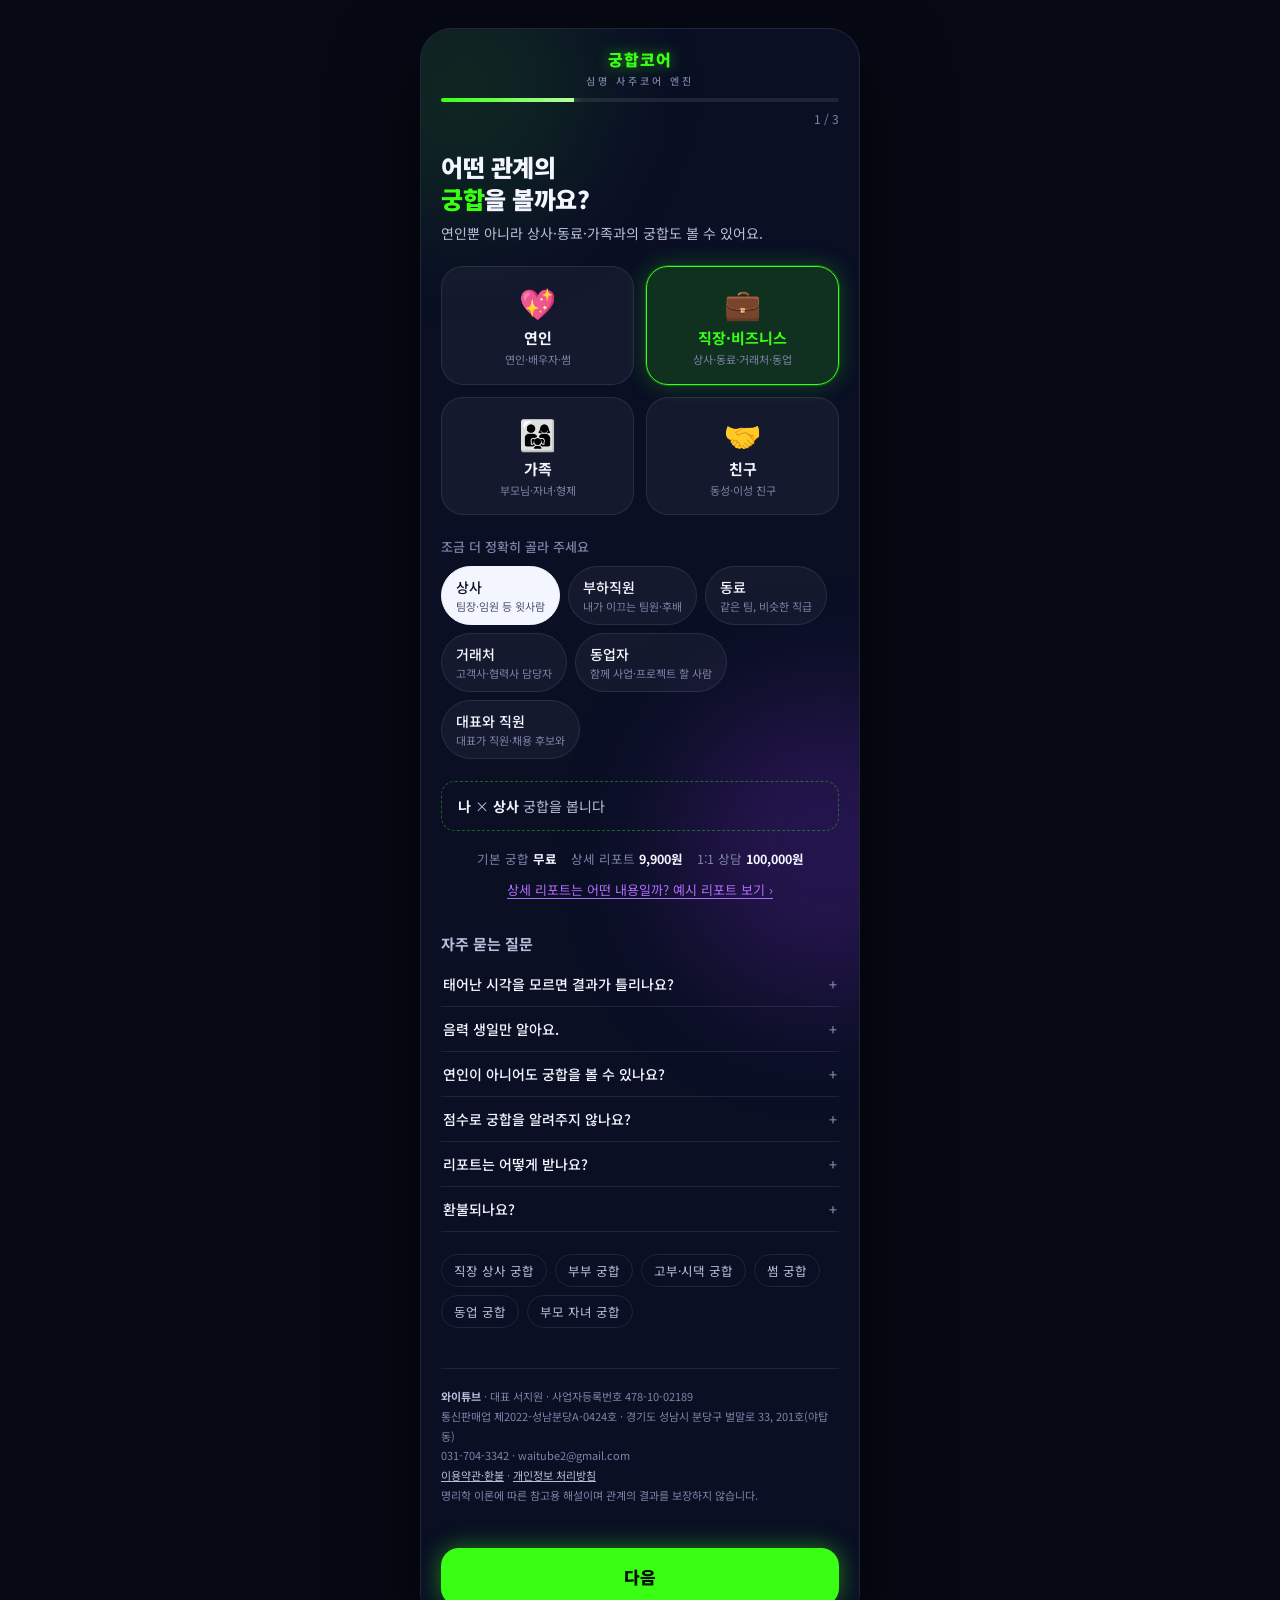
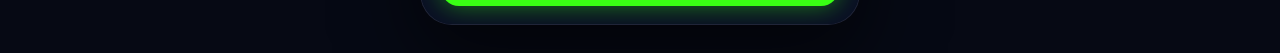
<file: index.html>
<!DOCTYPE html>
<html lang="ko">
<head>
<meta charset="UTF-8">
<meta name="viewport" content="width=device-width, initial-scale=1">
<meta name="theme-color" content="#0A0F24">
<script>
(function(){function go(){var q=location.search,h=decodeURIComponent(location.hash.slice(1));
if(/[?&]pay=ok/.test(q)||h==='admin'||h==='terms'||h==='privacy'||(h.indexOf('.')>0&&h.length>20)){location.replace('classic.html'+q+location.hash);return true;}}
go();window.addEventListener('hashchange',go);})();
</script>
<link rel="manifest" href="manifest.json">
<meta name="robots" content="noindex">
<link rel="apple-touch-icon" href="apple-touch-icon.png">
<meta name="apple-mobile-web-app-capable" content="yes">
<meta name="apple-mobile-web-app-title" content="궁합코어">
<meta property="og:type" content="website">
<meta property="og:url" content="https://gunghapcore.kr/">
<meta property="og:site_name" content="궁합코어">
<meta property="og:title" content="궁합코어 — 연인부터 상사·동료까지, 사주로 보는 관계 궁합">
<meta property="og:description" content="상사와 나, 대표와 직원, 함께 일할 동료까지. 생년월일시만 넣으면 8개 축 궁합을 무료로 볼 수 있어요.">
<meta property="og:image" content="https://gunghapcore.kr/og-image-v2.png">
<meta property="og:image:width" content="1200">
<meta property="og:image:height" content="630">
<meta name="twitter:card" content="summary_large_image">
<link rel="canonical" href="https://gunghapcore.kr/">
<meta name="naver-site-verification" content="3466ae4d577dec2be87abfdaf625725c0367ae8c" />
<meta name="description" content="연인·부부는 물론 상사와 나, 대표와 직원, 함께 일할 동료까지. 두 사람의 생년월일시로 8개 축 사주 궁합을 무료로 확인하세요.">
<title>궁합코어 — 연인·직장·가족까지 사주로 보는 무료 궁합</title>
<link rel="preconnect" href="https://fonts.googleapis.com">
<link rel="preconnect" href="https://fonts.gstatic.com" crossorigin>
<link href="https://fonts.googleapis.com/css2?family=Noto+Sans+KR:wght@400;500;700;900&display=swap" rel="stylesheet">
<style>
:root{
  --bg:#0A0F24; --bg-deep:#060914; --sheet:#121833;
  --neon:#39FF14; --neon-soft:rgba(57,255,20,.14);
  --purple:#8A2BE2; --purple-hi:#B26BFF; --purple-soft:rgba(138,43,226,.18);
  --ink:#F4F6FF; --ink-2:#B8BEDA; --ink-3:#7C84A8;
  --line:rgba(255,255,255,.09); --glass:rgba(255,255,255,.045);
  --good:#39FF14; --mid:#9AA3C7; --care:#FF7A59;
  --mok:#34D399; --hwa:#F87171; --to:#FBBF24; --geum:#E5E7EB; --su:#60A5FA;
  --r-lg:22px; --r-md:14px;
}
*{box-sizing:border-box;margin:0;padding:0}
html,body{background:var(--bg-deep);color:var(--ink);font-family:'Noto Sans KR',system-ui,sans-serif;-webkit-font-smoothing:antialiased;-webkit-tap-highlight-color:transparent}
button,input,select{font:inherit;color:inherit}
button{cursor:pointer;border:0;background:none}
.app{position:relative;max-width:440px;min-height:100dvh;margin:0 auto;background:var(--bg);overflow:hidden;display:flex;flex-direction:column}
@media (min-width:520px){
  body{padding:28px 0}
  .app{min-height:calc(100dvh - 56px);border-radius:32px;border:1px solid var(--line);box-shadow:0 30px 80px rgba(0,0,0,.6)}
}
.app::before,.app::after{content:"";position:absolute;pointer-events:none;border-radius:50%;filter:blur(60px);z-index:0}
.app::before{width:260px;height:260px;left:-90px;top:-70px;background:rgba(57,255,20,.10)}
.app::after{width:300px;height:300px;right:-120px;top:42%;background:rgba(138,43,226,.22)}

/* ---------- 상단 ---------- */
.top{position:relative;z-index:2;display:flex;align-items:center;gap:10px;padding:18px 20px 10px}
.back{width:38px;height:38px;border-radius:12px;display:grid;place-items:center;color:var(--ink-2);transition:background .2s}
.back:hover{background:var(--glass)}
.back[hidden]{display:block;visibility:hidden}
.brand{flex:1;text-align:center;font-weight:900;letter-spacing:.06em;color:var(--neon);text-shadow:0 0 14px rgba(57,255,20,.55)}
.brand small{display:block;font-size:10px;font-weight:500;letter-spacing:.3em;color:var(--ink-3);text-shadow:none;margin-top:2px}
.progress{position:relative;z-index:2;margin:0 20px;height:4px;border-radius:4px;background:var(--line);overflow:hidden}
.progress i{display:block;height:100%;width:0;background:linear-gradient(90deg,var(--neon),#B6FF9E);box-shadow:0 0 10px var(--neon);transition:width .45s cubic-bezier(.2,.8,.2,1)}
.step-count{position:relative;z-index:2;margin:8px 20px 0;font-size:12px;color:var(--ink-3);text-align:right}

/* ---------- 화면 전환 ---------- */
.stage{position:relative;z-index:1;flex:1}
.view{display:none;padding:18px 20px 24px}
.view.on{display:block;animation:slideIn .45s cubic-bezier(.2,.8,.2,1) both}
.view.on.from-left{animation-name:slideInL}
@keyframes slideIn{from{opacity:0;transform:translateX(28px)}}
@keyframes slideInL{from{opacity:0;transform:translateX(-28px)}}
.q{font-size:24px;line-height:1.35;font-weight:900;letter-spacing:-.02em;margin:6px 0 6px}
.q em{font-style:normal;color:var(--neon)}
.q-sub{font-size:14px;color:var(--ink-2);line-height:1.6;margin-bottom:22px}

/* ---------- 1단계: 관계 ---------- */
.groups{display:grid;grid-template-columns:1fr 1fr;gap:12px}
.gcard{position:relative;padding:20px 10px 16px;border-radius:var(--r-lg);background:var(--glass);border:1.5px solid var(--line);text-align:center;transition:all .25s}
.gcard .han{display:block;font-size:30px;line-height:1;margin-bottom:10px}
.gcard.on b{color:var(--neon)}
.gcard b{display:block;font-size:15px}
.gcard span.s{display:block;font-size:11px;color:var(--ink-3);margin-top:4px;line-height:1.4}
.gcard:active{transform:scale(.97)}
.gcard.on{border-color:var(--neon);background:var(--neon-soft);box-shadow:0 0 0 1px rgba(57,255,20,.25),0 0 22px rgba(57,255,20,.25)}

.rels{margin-top:22px}
.rels h3{font-size:13px;color:var(--ink-3);font-weight:500;margin-bottom:10px}
.chips{display:flex;flex-wrap:wrap;gap:8px}
.chip{padding:10px 14px;border-radius:999px;background:var(--glass);border:1px solid var(--line);font-size:14px;font-weight:500;transition:all .2s;text-align:left}
.chip small{display:block;font-size:11px;color:var(--ink-3);font-weight:400;margin-top:1px}
.chip.on{background:var(--ink);color:var(--bg);border-color:var(--ink)}
.chip.on small{color:#4A5170}
.pick-now{margin-top:22px;padding:14px 16px;border-radius:var(--r-md);border:1px dashed rgba(57,255,20,.35);font-size:14px;color:var(--ink-2)}
.pick-now b{color:var(--ink)}

/* ---------- 2·3단계: 프로필 ---------- */
.card{background:var(--glass);border:1px solid var(--line);border-radius:var(--r-lg);padding:18px;backdrop-filter:blur(10px);-webkit-backdrop-filter:blur(10px)}
.card-h{display:flex;align-items:center;gap:8px;font-size:14px;font-weight:700;color:var(--ink-2);margin-bottom:16px}
.card-h i{width:26px;height:26px;border-radius:8px;display:grid;place-items:center;font-style:normal;font-size:14px;background:var(--neon-soft)}
.card-h.p i{background:var(--purple-soft)}
.field{margin-bottom:16px}
.field:last-child{margin-bottom:0}
.lab{display:flex;justify-content:space-between;align-items:center;font-size:13px;color:var(--ink-2);font-weight:500;margin-bottom:8px}
.lab .opt{font-size:11px;color:var(--ink-3);font-weight:400}
.inp{width:100%;height:50px;border-radius:var(--r-md);background:rgba(0,0,0,.32);border:1px solid var(--line);padding:0 14px;font-size:16px;color:var(--ink);transition:border-color .2s,box-shadow .2s;appearance:none;-webkit-appearance:none}
.inp::placeholder{color:#5D6488}
.inp:focus{outline:none;border-color:var(--neon);box-shadow:0 0 0 3px rgba(57,255,20,.15)}
.inp:disabled{opacity:.4}
select.inp{background-image:linear-gradient(45deg,transparent 50%,var(--ink-3) 50%),linear-gradient(135deg,var(--ink-3) 50%,transparent 50%);background-position:calc(100% - 18px) 22px,calc(100% - 13px) 22px;background-size:5px 5px;background-repeat:no-repeat;padding-right:28px}
select.inp option{background:var(--sheet)}
.row2{display:grid;grid-template-columns:1.6fr 1fr;gap:8px}
.row3{display:grid;grid-template-columns:1.3fr 1fr 1fr;gap:8px}
.seg{display:inline-flex;padding:3px;border-radius:12px;background:rgba(0,0,0,.32);border:1px solid var(--line)}
.seg button{padding:7px 14px;border-radius:9px;font-size:13px;color:var(--ink-3);font-weight:500}
.seg button.on{background:var(--ink);color:var(--bg);font-weight:700}
.leap{display:none;align-items:center;gap:6px;font-size:13px;color:var(--ink-2);margin-top:10px}
.leap.show{display:flex}
.check{display:flex;align-items:center;gap:8px;font-size:13px;color:var(--ink-2);margin-top:10px;cursor:pointer;user-select:none}
.check input{width:18px;height:18px;accent-color:var(--neon)}
.hint{font-size:12px;color:var(--neon);margin-top:8px;line-height:1.5;min-height:1em;opacity:.9}
.err{font-size:13px;color:var(--care);margin-top:12px;min-height:1.2em}

/* ---------- 하단 버튼 ---------- */
.dock{position:sticky;bottom:0;z-index:5;margin-top:auto;padding:18px 20px calc(18px + env(safe-area-inset-bottom));background:linear-gradient(to top,var(--bg) 62%,rgba(10,15,36,0))}
.btn{width:100%;height:58px;border-radius:18px;font-size:17px;font-weight:900;letter-spacing:-.01em;transition:transform .15s,opacity .2s,box-shadow .2s}
.btn:active{transform:scale(.98)}
.btn-neon{background:var(--neon);color:#051004;box-shadow:0 0 24px rgba(57,255,20,.45)}
.btn-neon:disabled{background:#2A3150;color:var(--ink-3);box-shadow:none;cursor:not-allowed}
.btn-purple{background:linear-gradient(100deg,#6C1FD1,var(--purple) 55%,#A855F7);color:#fff;box-shadow:0 8px 26px rgba(138,43,226,.55)}
.btn-white{background:var(--ink);color:var(--bg)}
.btn-ghost{height:48px;font-size:14px;font-weight:700;border:1px solid var(--line);color:var(--ink-2)}

/* ---------- 분석 중 ---------- */
.loading{display:flex;flex-direction:column;align-items:center;justify-content:center;text-align:center;min-height:60vh}
.orbit{position:relative;width:120px;height:120px;margin-bottom:28px}
.orbit i{position:absolute;inset:0;border-radius:50%;border:2px solid transparent;border-top-color:var(--neon);animation:spin 1.1s linear infinite}
.orbit i:nth-child(2){inset:16px;border-top-color:var(--purple-hi);animation-duration:1.6s;animation-direction:reverse}
.orbit i:nth-child(3){inset:34px;border-top-color:var(--ink-2);animation-duration:2.2s}
@keyframes spin{to{transform:rotate(360deg)}}
.load-t{font-size:18px;font-weight:700}
.load-s{font-size:13px;color:var(--ink-3);margin-top:8px;min-height:1.4em}

/* ---------- 결과 ---------- */
.res{padding-top:6px}
.hero{position:relative;overflow:hidden;border-radius:26px;padding:22px 20px 20px;background:linear-gradient(160deg,rgba(57,255,20,.10),rgba(255,255,255,.03) 40%,rgba(138,43,226,.14));border:1px solid rgba(57,255,20,.35);box-shadow:0 0 30px rgba(57,255,20,.10)}
.hero::before{content:"";position:absolute;left:0;right:0;top:0;height:2px;background:linear-gradient(90deg,transparent,var(--neon),transparent)}
.eyebrow{display:inline-block;font-size:12px;font-weight:700;color:var(--neon);background:var(--neon-soft);border:1px solid rgba(57,255,20,.3);padding:4px 12px;border-radius:999px}
.pair{display:flex;align-items:center;justify-content:center;gap:10px;margin:18px 0 6px}
.who{text-align:center;min-width:0;flex:1}
.who .nm{font-size:17px;font-weight:900;white-space:nowrap;overflow:hidden;text-overflow:ellipsis}
.who .gz{display:inline-block;margin-top:6px;font-size:12px;padding:3px 10px;border-radius:999px;background:rgba(0,0,0,.3);border:1px solid var(--line)}
.vs{font-size:20px;color:var(--ink-3);font-weight:300}
.headline{margin:18px 0 4px;text-align:center;font-size:13px;color:var(--ink-2)}
.headline-big{text-align:center;font-size:22px;font-weight:900;line-height:1.35;letter-spacing:-.02em}
.headline-big .hl{color:var(--neon)}
.hero{text-align:center}
.big{font-size:23px;font-weight:900;line-height:1.35;letter-spacing:-.02em;margin:14px 0 4px}
.big .hl{color:var(--neon)}
.big-sub{font-size:13px;color:var(--ink-3)}
.dots{display:flex;justify-content:center;gap:5px;margin-top:12px}
.dots i{width:10px;height:10px;border-radius:50%}
.quote{margin-top:16px;padding:16px;border-radius:16px;background:rgba(0,0,0,.25);border:1px solid var(--line);font-size:14.5px;line-height:1.75;color:var(--ink);font-weight:500}
.quote .bulb{display:block;font-size:20px;margin-bottom:4px}
.roles{display:grid;grid-template-columns:1fr 1fr;margin-top:16px;padding-top:14px;border-top:1px solid var(--line)}
.roles div{padding:0 6px}
.roles div+div{border-left:1px solid var(--line)}
.roles small{display:block;font-size:12px;color:var(--ink-3);margin-bottom:4px}
.roles b{font-size:14px;line-height:1.4;display:block}
.roles .g{font-size:11px;font-weight:500;opacity:.8}
.tally{display:grid;grid-template-columns:repeat(3,1fr);gap:8px;margin-top:18px}
.tally div{border-radius:14px;padding:10px 4px;text-align:center;background:rgba(0,0,0,.25);border:1px solid var(--line)}
.tally b{display:block;font-size:22px;font-weight:900;line-height:1.1}
.tally span{font-size:12px;color:var(--ink-3)}
.t-good b{color:var(--good)} .t-mid b{color:var(--mid)} .t-care b{color:var(--care)}
.overall{margin-top:14px;font-size:14px;line-height:1.7;color:var(--ink-2);background:rgba(0,0,0,.22);padding:14px;border-radius:14px}

.sec{margin-top:30px}
.sec-h{display:flex;align-items:center;gap:8px;font-size:17px;font-weight:900;margin-bottom:6px}
.sec-h::before{content:"";width:6px;height:20px;border-radius:4px;background:var(--neon);box-shadow:0 0 10px var(--neon)}
.sec-h.p::before{background:var(--purple);box-shadow:0 0 10px var(--purple)}
.sec-s{font-size:13px;color:var(--ink-3);margin-bottom:14px;line-height:1.6}

/* 레이더 */
.radar-card{padding:14px 10px 16px}
.radar{display:block;width:100%;height:auto;overflow:visible}
.radar .ring{fill:none;stroke:rgba(255,255,255,.08)}
.radar .spoke{stroke:rgba(255,255,255,.07)}
.radar .ring-lab{font-size:9px;fill:var(--ink-3)}
.radar .area{fill:rgba(57,255,20,.18);stroke:var(--neon);stroke-width:2;filter:drop-shadow(0 0 6px rgba(57,255,20,.6));transform-origin:center;animation:grow .9s cubic-bezier(.2,.8,.2,1) both}
@keyframes grow{from{transform:scale(.2);opacity:0}}
.radar .dot{stroke:var(--bg);stroke-width:2}
.radar .ax-lab{font-size:11.5px;font-weight:700;fill:var(--ink)}
.radar .ax-sub{font-size:9.5px;fill:var(--ink-3)}
.legend{display:flex;justify-content:center;gap:14px;font-size:12px;color:var(--ink-3);margin-top:4px}
.legend i{display:inline-block;width:8px;height:8px;border-radius:50%;margin-right:5px;vertical-align:1px}
.axes{display:grid;gap:8px;margin-top:14px}
.ax{display:flex;align-items:center;gap:10px;padding:12px 14px;border-radius:14px;background:var(--glass);border:1px solid var(--line);text-align:left;width:100%}
.ax .n{flex:1;min-width:0}
.ax .n b{display:block;font-size:14px}
.ax .n small{font-size:11px;color:var(--ink-3)}
.tier{font-size:12px;font-weight:700;padding:4px 10px;border-radius:999px;white-space:nowrap}
.tier-우호{color:#071a03;background:var(--good)}
.tier-중립{color:var(--ink);background:rgba(154,163,199,.22)}
.tier-주의{color:#2a0c03;background:var(--care)}
.ax .lk{font-size:13px;color:var(--purple-hi)}
.tier-lock{color:var(--purple-hi);background:var(--purple-soft);border:1px dashed rgba(178,107,255,.5)}
.ax-teaser{margin:-10px 0 0;padding:16px 16px 12px;border:1px solid var(--line);border-top:0;border-radius:0 0 14px 14px;background:rgba(138,43,226,.06);font-size:13px;line-height:1.7;color:var(--ink-2);cursor:pointer}
.ax-teaser .fade{background:linear-gradient(90deg,var(--ink-2) 40%,transparent);-webkit-background-clip:text;background-clip:text;color:transparent}
.ax-teaser .more{display:block;margin-top:4px;font-size:12px;font-weight:700;color:var(--purple-hi)}
.radar .q-dot{fill:var(--purple-soft);stroke:var(--purple-hi);stroke-dasharray:2 2}
.radar .q-mark{font-size:11px;font-weight:700;fill:var(--purple-hi)}
.share-row{display:grid;grid-template-columns:1fr 1fr;gap:10px;margin-top:14px}
.share-row .btn{font-size:14px;padding:14px 10px}
.sample-link{display:block;text-align:center;margin-top:12px;font-size:13px;color:var(--purple-hi);text-decoration:underline;text-underline-offset:3px}
.ax-body{display:none;padding:2px 14px 14px;font-size:14px;line-height:1.75;color:var(--ink-2);white-space:pre-line}
.ax-wrap.open .ax-body{display:block}
.ax-wrap.open .ax{border-bottom-left-radius:0;border-bottom-right-radius:0;border-bottom-color:transparent}
.ax-wrap.open{background:var(--glass);border-radius:14px}
.chev{transition:transform .2s;color:var(--ink-3)}
.ax-wrap.open .chev{transform:rotate(180deg)}

/* 관계 읽기 */
.read{display:grid;gap:10px}
.read-row{padding:16px;border-radius:18px;background:var(--glass);border:1px solid var(--line)}
.read-head{font-size:12px;color:var(--ink-3);margin-bottom:4px}
.read-tag{font-size:17px;font-weight:900;line-height:1.4;display:flex;align-items:center;gap:6px;flex-wrap:wrap}
.term{position:relative;font-size:11px;font-weight:500;color:var(--purple-hi);border:1px solid rgba(178,107,255,.4);border-radius:999px;padding:1px 8px;cursor:help}
.term:hover::after,.term:focus::after{content:attr(data-tip);position:absolute;left:50%;bottom:calc(100% + 8px);transform:translateX(-50%);width:200px;padding:10px 12px;border-radius:12px;background:var(--sheet);border:1px solid var(--line);color:var(--ink-2);font-size:12px;line-height:1.55;font-weight:400;z-index:9;box-shadow:0 10px 30px rgba(0,0,0,.5)}
.read-row p{font-size:14px;color:var(--ink-2);line-height:1.7;margin-top:8px}
.tip{margin-top:10px;font-size:13px;color:var(--ink-2);line-height:1.65;padding:12px 14px;border-radius:14px;border:1px dashed rgba(57,255,20,.3)}
.tip b{color:var(--neon)}
.caution{margin-top:10px;font-size:13px;color:var(--ink-2)}
.caution b{color:var(--care)}

/* 잠금 */
.locked{position:relative;border-radius:24px;overflow:hidden;border:1px solid rgba(178,107,255,.35);background:var(--glass)}
.locked .blur{padding:20px;filter:blur(6px);opacity:.45;user-select:none;pointer-events:none}
.locked .blur h4{font-size:15px;margin-bottom:6px}
.locked .blur p{font-size:13px;line-height:1.7;margin-bottom:16px;color:var(--ink-2)}
.locked .fake-chart{height:90px;border-radius:12px;background:linear-gradient(90deg,rgba(57,255,20,.3),rgba(138,43,226,.4))}
.lock-over{position:absolute;inset:0;display:flex;flex-direction:column;align-items:center;justify-content:flex-end;padding:22px 20px;text-align:center;background:linear-gradient(to top,var(--bg) 30%,rgba(10,15,36,.75) 60%,rgba(10,15,36,.1))}
.lock-ico{width:58px;height:58px;border-radius:50%;display:grid;place-items:center;background:var(--purple-soft);box-shadow:0 0 26px rgba(138,43,226,.6);margin-bottom:14px;animation:pulse 2.4s ease-in-out infinite}
@keyframes pulse{50%{box-shadow:0 0 40px rgba(138,43,226,.9)}}
.lock-over h4{font-size:19px;font-weight:900;margin-bottom:6px}
.lock-over p{font-size:13px;color:var(--ink-2);line-height:1.6;margin-bottom:18px}
.incl{display:flex;flex-wrap:wrap;justify-content:center;gap:6px;margin-bottom:16px}
.incl span{font-size:11.5px;padding:4px 10px;border-radius:999px;background:rgba(0,0,0,.35);border:1px solid var(--line);color:var(--ink-2)}

/* 올해 */
.yr{padding:16px;border-radius:18px;background:var(--glass);border:1px solid var(--line)}
.yr-h{display:flex;align-items:baseline;gap:8px;flex-wrap:wrap}
.yr-h b{font-size:22px;font-weight:900}
.yr-h span{font-size:13px;color:var(--ink-3)}
.yr-h .lb{margin-left:auto;font-size:12px;font-weight:700;padding:4px 10px;border-radius:999px;background:var(--neon-soft);color:var(--neon)}
.yr p{font-size:14px;line-height:1.7;color:var(--ink-2);margin-top:8px}
.yr-lock{display:flex;justify-content:space-between;align-items:center;padding:12px 16px;border-radius:14px;border:1px solid var(--line);margin-top:8px;font-size:14px;color:var(--ink-3)}
.yr-lock b{color:var(--ink-2)}

.prices{display:flex;flex-wrap:wrap;gap:6px 14px;justify-content:center;margin-top:18px;font-size:12.5px;color:var(--ink-3)}
.prices b{color:var(--ink)}
.faq{margin-top:34px}
.faq h2{font-size:15px;margin-bottom:8px;color:var(--ink-2)}
.faq details{border-bottom:1px solid var(--line);padding:12px 2px}
.faq summary{cursor:pointer;font-size:14px;font-weight:500;list-style:none}
.faq summary::after{content:"+";float:right;color:var(--ink-3)}
.faq details[open] summary::after{content:"−"}
.faq p{font-size:13.5px;color:var(--ink-2);line-height:1.7;margin-top:8px}
.guides{display:flex;flex-wrap:wrap;gap:8px;margin-top:22px}
.guides a{font-size:12.5px;color:var(--ink-2);text-decoration:none;padding:6px 12px;border-radius:999px;border:1px solid var(--line)}
.sample{margin-top:14px;font-size:12px;color:var(--ink-3);text-align:center}
.foot{margin-top:40px;padding-top:18px;border-top:1px solid var(--line);font-size:11px;line-height:1.8;color:var(--ink-3)}
.foot b{color:var(--ink-2)}
.retry{margin-top:16px}

/* ---------- 바텀시트 ---------- */
.dim{position:fixed;inset:0;z-index:20;background:rgba(0,0,0,.6);backdrop-filter:blur(3px);opacity:0;pointer-events:none;transition:opacity .3s}
.dim.on{opacity:1;pointer-events:auto}
.sheet{position:fixed;left:50%;width:100%;max-width:440px;bottom:0;z-index:21;background:var(--sheet);border-top:1px solid var(--line);border-radius:26px 26px 0 0;padding:10px 20px calc(22px + env(safe-area-inset-bottom));transform:translate(-50%,105%);transition:transform .42s cubic-bezier(.2,.9,.2,1);max-height:88%;overflow-y:auto}
.sheet{visibility:hidden}
.sheet.on{transform:translate(-50%,0);visibility:visible}
.handle{width:44px;height:5px;border-radius:5px;background:#3A4266;margin:0 auto 18px}
.sheet h3{font-size:20px;font-weight:900}
.sheet .who-line{font-size:13px;color:var(--ink-3);margin:4px 0 16px}
.price{display:flex;justify-content:space-between;align-items:center;padding:14px 16px;border-radius:16px;background:rgba(0,0,0,.25);margin-bottom:16px}
.price span{font-size:13px;color:var(--ink-2);line-height:1.5;padding-right:10px}
.price b{font-size:22px;font-weight:900;white-space:nowrap}
.pay{display:grid;gap:8px;margin-bottom:14px}
.pay label{display:flex;align-items:center;gap:12px;padding:15px 16px;border-radius:16px;border:1.5px solid var(--line);cursor:pointer;transition:all .2s}
.pay label:has(input:checked){border-color:var(--purple-hi);background:var(--purple-soft)}
.pay input{width:20px;height:20px;accent-color:var(--purple-hi)}
.pay .pn{flex:1}
.pay .pn b{display:block;font-size:15px}
.pay .pn small{font-size:12px;color:var(--ink-3)}
.bank-box{display:none;font-size:13px;line-height:1.7;color:var(--ink-2);padding:14px 16px;border-radius:16px;background:rgba(0,0,0,.25);margin-bottom:14px}
.bank-box.show{display:block}
.bank-box b{color:var(--ink)}
.bank-box a{color:var(--neon)}
.agree{display:flex;gap:10px;align-items:flex-start;font-size:12.5px;line-height:1.6;color:var(--ink-3);margin-bottom:14px;cursor:pointer}
.agree input{margin-top:2px;width:18px;height:18px;accent-color:var(--purple-hi);flex:none}
.sheet .note{font-size:12.5px;min-height:1.3em;margin-top:10px;text-align:center;color:var(--neon)}
.copyrow{display:flex;gap:8px;margin:10px 0 6px}
.copyrow input{flex:1;min-width:0;height:42px;border-radius:10px;background:rgba(0,0,0,.35);border:1px solid var(--line);padding:0 10px;font-size:12px;color:var(--ink-2)}
.copyrow button{padding:0 14px;border-radius:10px;background:var(--ink);color:var(--bg);font-weight:700;font-size:13px}
.consult-card{display:flex;align-items:center;gap:12px;margin-top:14px;padding:16px;border-radius:18px;border:1px solid var(--line);background:var(--glass);width:100%;text-align:left}
.consult-card .n{flex:1}.consult-card b{display:block;font-size:15px}.consult-card small{font-size:12px;color:var(--ink-3)}
.consult-card .go{font-size:13px;font-weight:700;color:var(--neon);white-space:nowrap}
.demo-tag{display:inline-block;font-size:11px;padding:2px 8px;border-radius:6px;background:rgba(255,122,89,.15);color:var(--care);margin-left:6px;vertical-align:3px}

@media (prefers-reduced-motion:reduce){*{animation:none!important;transition:none!important}}
</style>
</head>
<body>
<div class="app" id="app">
  <div class="top">
    <button class="back" id="back" aria-label="이전 단계" hidden>
      <svg width="22" height="22" viewBox="0 0 24 24" fill="none" stroke="currentColor" stroke-width="2.4" stroke-linecap="round" stroke-linejoin="round"><path d="M15 18l-6-6 6-6"/></svg>
    </button>
    <div class="brand">궁합코어<small>심명 사주코어 엔진</small></div>
    <div style="width:38px"></div>
  </div>
  <div class="progress" id="prog"><i></i></div>
  <div class="step-count" id="stepCount">1 / 3</div>

  <main class="stage">
    <!-- 1단계 -->
    <section class="view on" id="v1" aria-labelledby="q1">
      <h1 class="q" id="q1">어떤 관계의<br><em>궁합</em>을 볼까요?</h1>
      <p class="q-sub">연인뿐 아니라 상사·동료·가족과의 궁합도 볼 수 있어요.</p>
      <div class="groups" id="groups"></div>
      <div class="rels" id="relsWrap"><h3>조금 더 정확히 골라 주세요</h3><div class="chips" id="rels"></div></div>
      <div class="pick-now" id="pickNow"></div>
      <div class="prices"><span>기본 궁합 <b>무료</b></span><span>상세 리포트 <b id="pR"></b></span><span>1:1 상담 <b id="pC"></b></span></div>
      <a class="sample-link" href="sample/" onclick="window.gcTrack&&gcTrack('sample_open',{from:'home'})">상세 리포트는 어떤 내용일까? 예시 리포트 보기 ›</a>
      <div class="faq">
        <h2>자주 묻는 질문</h2>
        <details><summary>태어난 시각을 모르면 결과가 틀리나요?</summary><p>시각 없이도 8개 축 모두 계산됩니다. 다만 시주가 빠져 오행 분포와 용신이 조금 달라질 수 있어, 아시면 넣는 편이 더 정확합니다.</p></details>
        <details><summary>음력 생일만 알아요.</summary><p>생년월일 옆의 '음력'을 누르고 음력 날짜를 그대로 넣으시면 됩니다. 윤달이면 '윤달이에요'에 체크해 주세요. 한국천문연구원 기준으로 양력으로 바꿔 계산합니다.</p></details>
        <details><summary>연인이 아니어도 궁합을 볼 수 있나요?</summary><p>네. 명리학의 궁합은 두 사람의 기운이 서로 살려 주는지, 누르는지를 보는 것이라 상사·부하직원·동료·거래처·동업자, 부모님·자녀·형제자매·배우자 가족, 친구까지 어떤 관계에도 쓸 수 있습니다.</p></details>
        <details><summary>점수로 궁합을 알려주지 않나요?</summary><p>축마다 성격이 다른 기운을 하나의 숫자로 뭉뚱그리지 않기 위해 '우호·중립·주의' 3단계로만 보여드립니다.</p></details>
        <details><summary>리포트는 어떻게 받나요?</summary><p>카드·간편결제(카카오페이·네이버페이·토스페이·애플페이)와 계좌이체는 결제 즉시 리포트가 열립니다. 무통장 입금은 입금 확인 후 카카오톡으로 링크를 보내 드립니다. 링크는 기간 제한 없이 다시 열어볼 수 있습니다.</p></details>
        <details><summary>환불되나요?</summary><p>리포트를 받기 전에는 전액 환불됩니다. 받은 뒤에는 디지털 콘텐츠 특성상 환불이 어렵고, 입력 오류로 잘못 만들어진 경우 무료로 다시 만들어 드립니다.</p></details>
      </div>
      <nav class="guides"><a href="boss/">직장 상사 궁합</a><a href="couple/">부부 궁합</a><a href="inlaw/">고부·시댁 궁합</a><a href="some/">썸 궁합</a><a href="partner/">동업 궁합</a><a href="family/">부모 자녀 궁합</a></nav>
      <div class="foot" id="foot1"></div>
    </section>

    <!-- 2단계 -->
    <section class="view" id="v2" aria-labelledby="q2">
      <h1 class="q" id="q2"><em>나</em>의 프로필을<br>입력해 주세요</h1>
      <p class="q-sub">이름 대신 별명을 넣어도 괜찮아요. 입력한 정보는 이 기기 안에서만 계산돼요.</p>
      <div class="card" id="formA"></div>
      <div class="err" id="errA"></div>
    </section>

    <!-- 3단계 -->
    <section class="view" id="v3" aria-labelledby="q3">
      <h1 class="q" id="q3"><em id="q3who">상대방</em>의 프로필을<br>입력해 주세요</h1>
      <p class="q-sub">태어난 시간을 몰라도 궁합을 볼 수 있어요.</p>
      <div class="card" id="formB"></div>
      <div class="err" id="errB"></div>
    </section>

    <!-- 분석 중 -->
    <section class="view" id="v4" aria-live="polite">
      <div class="loading">
        <div class="orbit"><i></i><i></i><i></i></div>
        <div class="load-t">두 사람의 기운을 맞춰 보는 중</div>
        <div class="load-s" id="loadS"></div>
      </div>
    </section>

    <!-- 결과 -->
    <section class="view res" id="v5"></section>
  </main>

  <div class="dock" id="dock"><button class="btn btn-neon" id="next">다음</button></div>

  <div class="dim" id="dim"></div>
  <div class="sheet" id="sheet" role="dialog" aria-modal="true" aria-labelledby="sheetT">
    <div class="handle"></div>
    <h3 id="sheetT">상세 리포트 열기<span class="demo-tag" id="demoTag">미리보기</span></h3>
    <p class="who-line" id="sheetWho"></p>
    <div class="price"><span>6개 축 풀이 · 10년 흐름 · 관계 처방</span><b id="sheetPrice"></b></div>
    <div class="pay">
      <label><input type="radio" name="pm" value="card" checked><span class="pn"><b>카드 · 간편결제</b><small>토스페이먼츠 · 결제 즉시 리포트 열림</small></span></label>
      <label><input type="radio" name="pm" value="transfer"><span class="pn"><b>계좌이체</b><small>토스 퀵계좌이체 · 결제 즉시 리포트 열림</small></span></label>
      <label><input type="radio" name="pm" value="bank"><span class="pn"><b>무통장 입금</b><small>직접 입금 후 카카오톡으로 신청 · 확인 후 링크 발송</small></span></label>
    </div>
    <div class="bank-box" id="bankBox"></div>
    <label class="agree"><input type="checkbox" id="agree"><span>결제 즉시 열리는 디지털 콘텐츠라 열람 후에는 환불이 어려운 점을 확인했어요. <small style="opacity:.7">(전자상거래법 제17조 제2항)</small></span></label>
    <button class="btn btn-white" id="payGo"></button>
    <div class="note" id="payNote"></div>
  </div>
  <div class="sheet" id="csheet" role="dialog" aria-modal="true" aria-labelledby="csheetT">
    <div class="handle"></div>
    <h3 id="csheetT">심명 1:1 궁합 상담</h3>
    <p class="who-line">명리 상담가가 두 사람의 원국을 놓고 직접 풀이해 드려요 · <b id="cPrice"></b></p>
    <form id="cForm" novalidate>
      <div class="field"><div class="lab"><span>이름</span></div><input class="inp" id="cName" maxlength="20" autocomplete="name"></div>
      <div class="field"><div class="lab"><span>휴대폰 번호</span></div><input class="inp" id="cPhone" type="tel" maxlength="20" placeholder="010-0000-0000" autocomplete="tel"></div>
      <div class="field"><div class="lab"><span>상담 방식</span></div><select class="inp" id="cWay"><option>전화 상담</option><option>카카오톡 상담</option><option>대면 상담 (분당 사무실)</option></select></div>
      <div class="field"><div class="lab"><span>연락받기 편한 시간</span><span class="opt">선택</span></div><input class="inp" id="cWhen" maxlength="60" placeholder="예: 평일 저녁 7시 이후"></div>
      <label class="agree"><input type="checkbox" id="cAgree"><span>상담 연락을 위한 개인정보 수집·이용에 동의합니다 (이름, 휴대폰 번호, 두 사람의 생년월일시 — 상담 종료 후 1년 보관)</span></label>
      <input type="text" id="cHoney" tabindex="-1" autocomplete="off" aria-hidden="true" style="position:absolute;left:-9999px">
      <button class="btn btn-neon" id="cSubmit" type="submit">상담 신청 보내기</button>
      <div class="note" id="cNote"></div>
    </form>
  </div>
</div>

<script src="config.js"></script>
<script src="analytics.js"></script>
<script src="lunar.js"></script>
<script src="saju-core.js"></script>
<script src="gunghap-core.js"></script>
<script src="gunghap-report.js"></script>

<script>
(function(){
  const CFG = window.GUNGHAP_CONFIG || {};
  const R = window.GunghapReport, SC = window.SajuCore;
  const $ = id => document.getElementById(id);
  const esc = R.esc, won = R.won;
  const RELS = R.RELATIONS, GROUPS = R.REL_GROUPS;
  const PRICE = CFG.reportPrice || 9900;

  /* ---------- 상태 ---------- */
  const st = { step:1, group:'work', rel:'boss', cal:{A:'solar',B:'solar'} };
  // 화면용 4묶음 (관계 키는 기존 그대로 → 리포트 링크·신청 코드 호환)
  const UIG = [
    { key:'love',   emo:'💖', title:'연인',          sub:'연인·배우자·썸',        keys:['love','spouse','some'] },
    { key:'work',   emo:'💼', title:'직장·비즈니스', sub:'상사·동료·거래처·동업', keys:['boss','junior','peer','client','partner','ceo'] },
    { key:'family', emo:'👨‍👩‍👧', title:'가족',          sub:'부모님·자녀·형제',      keys:['elder','parent','sibling','inlaw'] },
    { key:'friend', emo:'🤝', title:'친구',          sub:'동성·이성 친구',         keys:['friend','xfriend'] },
  ];
  const lastInGroup = { love:'love', work:'boss', family:'elder', friend:'friend' };

  /* ---------- 1단계: 관계 ---------- */
  $('groups').innerHTML = UIG.map(g =>
    `<button type="button" class="gcard" data-g="${g.key}"><span class="han" aria-hidden="true">${g.emo}</span><b>${g.title}</b><span class="s">${esc(g.sub)}</span></button>`).join('');
  function renderRels(){
    const g = UIG.find(x => x.key === st.group);
    document.querySelectorAll('.gcard').forEach(b => b.classList.toggle('on', b.dataset.g === st.group));
    $('rels').innerHTML = g.keys.map(k =>
      `<button type="button" class="chip${k===st.rel?' on':''}" data-r="${k}">${esc(RELS[k].short)}<small>${esc(RELS[k].desc)}</small></button>`).join('');
    $('rels').querySelectorAll('.chip').forEach(c => c.addEventListener('click', () => setRel(c.dataset.r)));
    const r = RELS[st.rel];
    $('pickNow').innerHTML = `<b>${esc(r.a)}</b> × <b>${esc(r.b)}</b> 궁합을 봅니다`;
  }
  function setRel(k){
    if(!RELS[k]) return;
    st.rel = k; st.group = UIG.find(g => g.keys.includes(k)).key; lastInGroup[st.group] = k;
    renderRels(); syncLabels();
  }
  document.querySelectorAll('.gcard').forEach(b => b.addEventListener('click', () => setRel(lastInGroup[b.dataset.g])));

  /* ---------- 2·3단계: 프로필 폼 ---------- */
  const BR = ['자','축','인','묘','진','사','오','미','신','유','술','해'];
  const BR_RANGE = ['23:30~01:29','01:30~03:29','03:30~05:29','05:30~07:29','07:30~09:29','09:30~11:29','11:30~13:29','13:30~15:29','15:30~17:29','17:30~19:29','19:30~21:29','21:30~23:29'];
  const pad = n => String(n).padStart(2,'0');
  const thisYear = new Date().getFullYear();
  const lunarCal = window.KoreanLunarCalendar ? new window.KoreanLunarCalendar() : null;
  const opts = (from,to,unit) => `<option value="">${unit}</option>` + Array.from({length:to-from+1},(_,i)=>to-i).map(n=>`<option value="${n}">${n}${unit}</option>`).join('');
  const optsAsc = (from,to,unit) => `<option value="">${unit}</option>` + Array.from({length:to-from+1},(_,i)=>from+i).map(n=>`<option value="${n}">${n}${unit}</option>`).join('');

  const AMPM = h => h===0?'밤 12시':h<12?`오전 ${h}시`:h===12?'낮 12시':`오후 ${h-12}시`;
  const hourOpts = () => `<option value="">시</option>` + Array.from({length:24},(_,h)=>`<option value="${h}">${pad(h)}시 · ${AMPM(h)}</option>`).join('');
  const optsMin = () => `<option value="">분</option>` + Array.from({length:60},(_,m)=>`<option value="${m}">${pad(m)}분</option>`).join('');
  const timeOf = s => { const h=$('hh'+s).value, m=$('mm'+s).value; return h==='' ? '' : `${pad(+h)}:${pad(+(m||0))}`; };
  function formHTML(s){
    return `<div class="card-h${s==='B'?' p':''}" id="cardH${s}"></div>
    <div class="field"><div class="lab"><span>이름 · 별명</span><span class="opt">선택</span></div>
      <input class="inp" id="name${s}" maxlength="10" autocomplete="off"></div>
    <div class="field"><div class="lab"><span>생년월일</span>
      <span class="seg" role="group" aria-label="양력 음력"><button type="button" class="on" data-cal="solar" data-s="${s}">양력</button><button type="button" data-cal="lunar" data-s="${s}">음력</button></span></div>
      <div class="row3">
        <select class="inp" id="year${s}" aria-label="연도">${opts(1920,thisYear,'년')}</select>
        <select class="inp" id="month${s}" aria-label="월">${optsAsc(1,12,'월')}</select>
        <select class="inp" id="day${s}" aria-label="일">${optsAsc(1,31,'일')}</select>
      </div>
      <label class="leap" id="leapWrap${s}"><input type="checkbox" id="leap${s}"> 윤달이에요</label>
      <div class="hint" id="conv${s}"></div></div>
    <div class="field"><div class="lab"><span>태어난 시간</span></div>
      <div class="row2">
        <select class="inp" id="hh${s}" aria-label="태어난 시">${hourOpts()}</select>
        <select class="inp" id="mm${s}" aria-label="태어난 분">${optsMin()}</select>
      </div>
      <label class="check"><input type="checkbox" id="unk${s}"> 태어난 시간을 몰라요</label>
      <div class="hint" id="siji${s}"></div></div>`;
  }
  $('formA').innerHTML = formHTML('A');
  $('formB').innerHTML = formHTML('B');

  const isLunar = s => st.cal[s] === 'lunar';
  const daysIn = (y,m) => new Date(Date.UTC(y,m,0)).getUTCDate();
  function lunarToSolar(y,m,d,leap){
    if(!lunarCal || !lunarCal.setLunarDate(y,m,d,leap)) return null;
    const sol = lunarCal.getSolarCalendar();
    if(!lunarCal.setSolarDate(sol.year,sol.month,sol.day)) return null;
    const back = lunarCal.getLunarCalendar();
    if(back.year!==y||back.month!==m||back.day!==d||!!back.intercalation!==!!leap) return null;
    return sol;
  }
  function readDate(s){
    const y=+$('year'+s).value, m=+$('month'+s).value, d=+$('day'+s).value;
    if(!y||!m||!d) return {ok:false,msg:''};
    if(!isLunar(s)){
      if(d>daysIn(y,m)) return {ok:false,msg:`${m}월에는 ${d}일이 없어요.`};
      return {ok:true,date:`${y}-${pad(m)}-${pad(d)}`,msg:''};
    }
    const leap = $('leap'+s).checked, sol = lunarToSolar(y,m,d,leap);
    if(!sol) return {ok:false,msg: leap?`${y}년에는 윤${m}월이 없거나 ${d}일이 없는 달이에요.`:`음력 ${y}년 ${m}월에는 ${d}일이 없어요.`};
    return {ok:true,date:`${sol.year}-${pad(sol.month)}-${pad(sol.day)}`,msg:`양력 ${sol.year}년 ${sol.month}월 ${sol.day}일로 계산해요.`};
  }
  function refresh(s){
    $('leapWrap'+s).classList.toggle('show', isLunar(s));
    if(!isLunar(s)) $('leap'+s).checked = false;
    const r = readDate(s);
    $('conv'+s).textContent = r.msg;
    $('conv'+s).style.color = r.msg && !r.ok ? 'var(--care)' : '';
    const t = timeOf(s), el = $('siji'+s);
    $('hh'+s).disabled = $('mm'+s).disabled = $('unk'+s).checked;
    if(!t || $('unk'+s).checked){ el.textContent = ''; }
    else {
      const k = r.ok ? R.toKST(r.date,t) : {time:t,shift:0,reasons:[]};
      const [h,mi] = k.time.split(':').map(Number);
      const b = Math.floor(((((h*60+mi-30)%1440+1440)%1440)+60)%1440/120);
      const pre = k.shift ? `${k.reasons.join(' · ')} 적용, ` : '';
      el.textContent = `${pre}${BR[b]}시(${BR_RANGE[b]})로 계산해요.` + (b===0 && h>=23 ? ' 날짜는 다음 날로 봐요.' : '');
    }
    updateNext();
  }
  ['A','B'].forEach(s => {
    ['year','month','day','leap','hh','mm','unk'].forEach(f => {
      $(f+s).addEventListener('change', () => refresh(s));
      $(f+s).addEventListener('input', () => refresh(s));
    });
  });
  document.querySelectorAll('.seg button').forEach(b => b.addEventListener('click', () => {
    const s = b.dataset.s; st.cal[s] = b.dataset.cal;
    b.parentNode.querySelectorAll('button').forEach(x => x.classList.toggle('on', x===b));
    refresh(s);
  }));
  function syncLabels(){
    const r = RELS[st.rel];
    $('nameA').placeholder = `비워 두면 '${r.a}'`;
    $('nameB').placeholder = `비워 두면 '${r.b}'`;
    $('q2').innerHTML = `<em>${esc(r.a==='나'?'나':r.a)}</em>의 프로필을<br>입력해 주세요`;
    $('q3who').textContent = r.b;
    $('cardHA').innerHTML = `<i>👤</i>${esc(r.a==='나'?'나의 정보':r.a+' 정보')}`;
    $('cardHB').innerHTML = `<i>${UIG.find(g=>g.keys.includes(st.rel)).emo}</i>상대방 정보 (${esc(r.b)})`;
  }
  function readPerson(s){
    const r = readDate(s);
    if(!r.ok) return {error: r.msg || '생년월일을 모두 골라 주세요.'};
    const unk = $('unk'+s).checked, time = unk ? '' : timeOf(s);
    const fb = s==='A' ? RELS[st.rel].a : RELS[st.rel].b;
    return { name: ($('name'+s).value.trim() || fb).slice(0,10), date:r.date, time };
  }

  /* ---------- 단계 이동 ---------- */
  const views = ['v1','v2','v3','v4','v5'];
  function go(n){
    const prev = st.step; st.step = n;
    views.forEach((id,i) => {
      const el = $(id), on = i+1===n;
      el.classList.toggle('on', on);
      el.classList.toggle('from-left', on && n < prev);
    });
    const inSteps = n<=3;
    $('prog').style.display = $('stepCount').style.display = inSteps ? '' : 'none';
    $('prog').firstElementChild.style.width = (n/3*100)+'%';
    $('stepCount').textContent = `${n} / 3`;
    $('back').hidden = n===1 || n===4;
    $('dock').style.display = n===4 ? 'none' : '';
    if(n===5){ $('next').className='btn btn-purple'; $('next').textContent = `상세 리포트 열기 · ${won(PRICE)}`; $('next').disabled=false; }
    else { $('next').className='btn btn-neon'; $('next').textContent = n===3 ? '궁합 결과 보기' : '다음'; }
    updateNext();
    if(prev!==n) window.scrollTo({top:0,behavior:'smooth'});
  }
  function updateNext(){
    if(st.step===2) $('next').disabled = !readDate('A').ok;
    else if(st.step===3) $('next').disabled = !readDate('B').ok;
    else if(st.step!==5) $('next').disabled = false;
  }
  $('next').addEventListener('click', () => {
    if(st.step===1) return go(2);
    if(st.step===2){ const p = readPerson('A'); if(p.error){ $('errA').textContent=p.error; return; } $('errA').textContent=''; return go(3); }
    if(st.step===3){ const p = readPerson('B'); if(p.error){ $('errB').textContent=p.error; return; } $('errB').textContent=''; return analyzeNow(readPerson('A'), p, false); }
    if(st.step===5){ track('unlock_click',{from:'dock'}); openSheet(); }
  });
  $('back').addEventListener('click', () => { if(st.step===5) return go(3); if(st.step>1) go(st.step-1); });

  /* ---------- 분석 ---------- */
  const LOAD_MSG = ['천간 · 일간 대 일간','십신 · 서로에게 어떤 사람인가','오행 · 부족한 기운을 채워 주는가','12운성 · 다가오는 생애 기운','납음오행 · 일주 · 전통 기법'];
  let current = null;
  function analyzeNow(A, B, instant){
    const an = R.analyze(A, B, st.rel);
    current = { A, B, rel: st.rel, an };
    if(instant){ renderResult(an, true); return go(5); }
    go(4);
    let i = 0; $('loadS').textContent = LOAD_MSG[0];
    const t = setInterval(() => { i++; if(i < LOAD_MSG.length) $('loadS').textContent = LOAD_MSG[i]; }, 320);
    setTimeout(() => { clearInterval(t); renderResult(an, false); go(5); track('result_view',{rel:st.rel}); }, 1700);
  }

  /* ---------- 결과 ---------- */
  const AXES = {
    cheongan:      ['기본 기질','천간'],
    sibsinIlgan:   ['마주할 때','십신·일간'],
    complement:    ['빈자리 채움','오행보완'],
    effect:        ['서로의 힘','오행영향'],
    twelveStage:   ['다가오는 기운','12운성'],
    sibsinYeongan: ['주변의 시선','십신·연간'],
    napeum:        ['타고난 바탕','납음오행'],
    dayPillar:     ['생활 리듬','일주'],
  };
  const FREE_OPEN = ['cheongan','dayPillar'];
  const LV = { '우호':3, '중립':2, '주의':1 };
  const TC = { '우호':'var(--good)', '중립':'var(--mid)', '주의':'var(--care)' };
  const EC = { '목':'var(--mok)','화':'var(--hwa)','토':'var(--to)','금':'var(--geum)','수':'var(--su)' };
  const GOD_TIP = {
    '비견':'비견(比肩): 나와 같은 기운. 대등한 동료·친구 같은 관계',
    '겁재':'겁재(劫財): 나와 같은 기운이지만 음양이 달라 경쟁심을 자극하는 관계',
    '식신':'식신(食神): 내가 편하게 표현하고 실력을 꺼내게 되는 관계',
    '상관':'상관(傷官): 표현과 발상을 자극하지만 말로 부딪히기 쉬운 관계',
    '정재':'정재(正財): 꾸준히 쌓고 챙기는, 실속 있는 관계',
    '편재':'편재(偏財): 판을 넓히고 기회를 몰고 오는 관계',
    '정관':'정관(正官): 기준과 책임을 세워 주는 관계',
    '편관':'편관(偏官): 강하게 이끌고 긴장감을 주는 관계',
    '정인':'정인(正印): 보살피고 지지해 주는 관계',
    '편인':'편인(偏印): 다른 관점과 깊은 생각을 주는 관계',
  };
  const fixNa = t => String(t).replace(/(^|[\s(,·])나가(?=\s)/g,'$1내가');
  // 잠긴 축: 실제 풀이 앞부분만 살짝 (등급을 드러내는 말은 가림)
  const TIER_WORD = /우호|중립|주의|좋은 궁합|나쁜|조화로운|충돌|어긋/;
  function teaser(a){
    const txt = fixNa(a.text||'').replace(/\s+/g,' ').trim();
    const sents = txt.split(/(?<=[.!?다요])\s+/);
    let first = sents.find(x => x.length>12 && !TIER_WORD.test(x)) || sents[0] || '';
    if(TIER_WORD.test(first)) first = first.replace(/[^,·]*$/, '');
    first = first.split(/,\s|해,|라,|서,/)[0].slice(0, 46);
    return `<span class="fade">${esc(first)} …</span>`;
  }

  function radarSVG(all){
    const W=340, H=320, cx=170, cy=160, R0=96, n=all.length;
    const pt = (i, r) => { const a = -Math.PI/2 + i*2*Math.PI/n; return [cx + r*Math.cos(a), cy + r*Math.sin(a)]; };
    let s = `<svg class="radar" viewBox="0 0 ${W} ${H}" role="img" aria-label="8개 축 궁합 레이더 차트">`;
    [1,2,3].forEach(l => { s += `<polygon class="ring" points="${all.map((_,i)=>pt(i,R0*l/3).join(',')).join(' ')}"/>`; });
    all.forEach((_,i) => { const [x,y]=pt(i,R0); s += `<line class="spoke" x1="${cx}" y1="${cy}" x2="${x}" y2="${y}"/>`; });
    [['주의',1],['중립',2],['우호',3]].forEach(([t,l]) => { s += `<text class="ring-lab" x="${cx+4}" y="${cy - R0*l/3 + 11}">${t}</text>`; });
    all.forEach((a,i) => {
      if(FREE_OPEN.includes(a.key)){ const [x,y]=pt(i,R0*LV[a.tier]/3); s += `<circle class="dot" cx="${x}" cy="${y}" r="5" fill="${TC[a.tier]}"/>`; }
      else { const [x,y]=pt(i,R0*0.62); s += `<circle class="q-dot" cx="${x}" cy="${y}" r="8"/><text class="q-mark" x="${x}" y="${y+4}" text-anchor="middle">?</text>`; }
    });
    all.forEach((a,i) => {
      const [x,y] = pt(i, R0+30), anc = Math.abs(x-cx)<8 ? 'middle' : (x>cx?'start':'end');
      const dx = anc==='start'? -6 : anc==='end'? 6 : 0;
      s += `<text class="ax-lab" x="${x+dx}" y="${y-2}" text-anchor="${anc}">${AXES[a.key][0]}</text>`;
      s += `<text class="ax-sub" x="${x+dx}" y="${y+11}" text-anchor="${anc}">${AXES[a.key][1]}</text>`;
    });
    return s + '</svg>';
  }

  function renderResult(an, isSample){
    const { A, B, result, years, rel } = an;
    const r = RELS[rel];
    const all = result.axes.concat(result.auxAxes);
    const rd = R.relationReading(an);
    const top = rd.rows[0], me = rd.rows[1];
    const grpEmo = UIG.find(g => g.keys.includes(rel)).emo;
    const t = result.tally;
    const gzChip = P => { const e = SC.STEM_ELEM[P.saju.day.stem]; return `<span class="gz" style="color:${EC[e]};border-color:${EC[e]}55">${SC.STEMS[P.saju.day.stem]}${SC.BRANCHES[P.saju.day.branch]}일주 · ${e}</span>`; };
    const y0 = years[0];

    $('v5').innerHTML = `
      <div class="hero">
        <span class="eyebrow">핵심 요약 · ${esc(r.label)}</span>
        <p class="big"><span class="hl">[${grpEmo} ${esc(top.tag)}]</span></p>
        <p class="big-sub">${esc(top.head)} 이런 사람이에요</p>
        <div class="dots" aria-label="8개 축 우호 ${t['우호']} 중립 ${t['중립']} 주의 ${t['주의']}">${all.map(a=>FREE_OPEN.includes(a.key)?`<i style="background:${TC[a.tier]}" title="${AXES[a.key][0]} · ${a.tier}"></i>`:`<i style="background:transparent;border:1.5px dashed var(--purple-hi)" title="${AXES[a.key][0]} · 상세 리포트에서 공개"></i>`).join('')}</div>
        <div class="quote"><span class="bulb">💡</span>“${esc(top.text)}”</div>
        <div class="roles">
          <div><small>${esc(A.name==='나'?'나의 역할':A.name+'의 역할')}</small><b style="color:var(--neon)">${esc(me.tag)}<br><span class="g">${esc(me.god)}</span></b></div>
          <div><small>${esc(B.name)}의 역할</small><b style="color:var(--purple-hi)">${esc(top.tag)}<br><span class="g">${esc(top.god)}</span></b></div>
        </div>
        <div class="pair">
          <div class="who"><div class="nm">${esc(A.name)}</div>${gzChip(A)}</div>
          <div class="vs">×</div>
          <div class="who"><div class="nm">${esc(B.name)}</div>${gzChip(B)}</div>
        </div>
        <div class="tally">
          <div class="t-good"><b>${t['우호']}</b><span>우호</span></div>
          <div class="t-mid"><b>${t['중립']}</b><span>중립</span></div>
          <div class="t-care"><b>${t['주의']}</b><span>주의</span></div>
        </div>
        <p class="overall">${esc(fixNa(result.overallNote))}</p>
      </div>
      ${isSample ? '<p class="sample">위는 예시 결과예요. 내 궁합은 아래 “다시 입력하기”로 볼 수 있어요.</p>' : ''}

      <div class="sec">
        <h2 class="sec-h">8개 축 궁합 지도</h2>
        <p class="sec-s">바깥으로 뻗을수록 서로 잘 맞는 축이에요. <b style="color:var(--purple-hi)">?</b> 표시 6개 축의 결과는 상세 리포트에서 열려요.</p>
        <div class="card radar-card">
          ${radarSVG(all)}
          <div class="legend"><span><i style="background:var(--good)"></i>우호</span><span><i style="background:var(--mid)"></i>중립</span><span><i style="background:var(--care)"></i>주의</span><span><i style="border:1.5px dashed var(--purple-hi)"></i>잠김</span></div>
        </div>
        <div class="axes">${all.map(a => {
          const open = FREE_OPEN.includes(a.key);
          return `<div class="ax-wrap" data-k="${a.key}">
            <button type="button" class="ax" ${open?'':'data-lock="1"'}>
              <span class="n"><b>${AXES[a.key][0]}</b><small>${esc(a.title.replace(/^[^\s]+\s/,''))}</small></span>
              ${open ? `<span class="tier tier-${a.tier}">${a.tier}</span>` : '<span class="tier tier-lock">결과 잠김</span>'}
              ${open ? '<svg class="chev" width="16" height="16" viewBox="0 0 24 24" fill="none" stroke="currentColor" stroke-width="2.5"><path d="M6 9l6 6 6-6"/></svg>' : '<span class="lk" aria-label="상세 리포트에서 공개">🔒</span>'}
            </button>
            ${open ? '' : `<div class="ax-teaser" data-lock="1">${teaser(a)}<span class="more">🔒 이어지는 풀이는 상세 리포트에서</span></div>`}
            ${open ? `<div class="ax-body">${a.stemsText?`<b style="color:var(--ink)">${esc(a.stemsText)}</b>\n`:''}${esc(fixNa(a.text))}${R.axisGuide && R.axisGuide(a) ? `\n\n<b style="color:var(--neon)">이렇게 해 보세요</b> ${esc(R.axisGuide(a))}` : ''}</div>` : ''}
          </div>`; }).join('')}</div>
      </div>

      <div class="sec">
        <h2 class="sec-h">${esc(r.label)}, 이렇게 읽어요</h2>
        <p class="sec-s">전문 용어(보라색 꼬리표)를 누르면 뜻이 나와요.</p>
        <div class="read">${rd.rows.map(x => `
          <div class="read-row">
            <div class="read-head">${esc(x.head)}</div>
            <div class="read-tag">${esc(x.tag)}${x.god ? ` <span class="term" tabindex="0" data-tip="${esc(GOD_TIP[x.god]||x.god)}">${esc(x.god)}</span>` : ''}</div>
            <p>${esc(x.text)}</p>
          </div>`).join('')}</div>
        ${rd.tip ? `<div class="tip"><b>💡 TIP</b> ${esc(rd.tip)}</div>` : ''}
        ${(()=>{ const oc = all.filter(a=>FREE_OPEN.includes(a.key)&&a.tier==='주의').map(a=>AXES[a.key][0]);
           const lc = all.filter(a=>!FREE_OPEN.includes(a.key)&&a.tier==='주의').length;
           const parts = [];
           if(oc.length) parts.push(`<b>함께할 때 조심할 축</b> · ${esc(oc.join(' · '))}`);
           if(lc) parts.push(`<b style="color:var(--purple-hi)">🔒 잠긴 축 중 ${lc}개에 주의 신호</b>가 있어요. 어떤 축인지와 푸는 법은 상세 리포트에 있어요.`);
           return parts.length ? `<p class="caution">${parts.join('<br>')}</p>` : ''; })()}
      </div>

      <div class="sec">
        <h2 class="sec-h">${y0.yr}년, 두 사람의 흐름</h2>
        <div class="yr">
          <div class="yr-h"><b>${y0.yr}</b><span>${esc(y0.gz)}년</span><span class="lb">${esc(y0.label)}</span></div>
          <p>${esc(y0.text)}</p>
        </div>
        ${years.slice(1,4).map(y => `<div class="yr-lock"><span><b>${y.yr}</b> · ${esc(y.gz)}년</span><span>🔒 상세 리포트</span></div>`).join('')}
      </div>

      <div class="sec">
        <h2 class="sec-h p">8개 축 정밀 분석 리포트</h2>
        <div class="locked">
          <div class="blur" aria-hidden="true">
            <h4>1. 기본 기질 — 천간궁합 풀이 전문</h4>
            <p>두 사람이 처음 마주했을 때 서로에게 어떤 인상을 주고, 어떤 상황에서 손발이 맞거나 엇갈리는지를 오행의 흐름으로 자세히 풀어 드립니다.</p>
            <h4>2. 서로의 힘 — 용신으로 보는 영향</h4>
            <p>상대의 기운이 나에게 가장 필요한 기운인지, 지치게 하는 기운인지를 두 사람 모두의 입장에서 나란히 보여 드립니다.</p>
            <div class="fake-chart"></div>
          </div>
          <div class="lock-over">
            <div class="lock-ico"><svg width="26" height="26" viewBox="0 0 24 24" fill="none" stroke="#C9A2FF" stroke-width="2.2" stroke-linecap="round"><rect x="4" y="11" width="16" height="10" rx="2.5"/><path d="M8 11V8a4 4 0 0 1 8 0v3"/></svg></div>
            <h4>잠긴 6개 축과 10년 흐름</h4>
            <p>${esc(A.name)} × ${esc(B.name)}, 두 사람만을 위한 상세 풀이</p>
            <div class="incl"><span>6개 축 풀이 전문</span><span>두 사람 사주 원국</span><span>앞으로 10년 흐름</span><span>관계 처방</span></div>
            <button type="button" class="btn btn-purple" id="unlockBtn">상세 리포트 열기 · ${won(PRICE)}</button>
            <a class="sample-link" id="sampleLink2" href="sample/" target="_blank" rel="noopener">결제 전에 예시 리포트 전체 보기 ›</a>
          </div>
        </div>
      </div>

      <div class="share-row">
        <button type="button" class="btn btn-neon" id="shareBtn">💬 ${esc(B.name)}에게 궁합 보내기</button>
        <button type="button" class="btn btn-ghost" id="retry2">다른 사람과 보기</button>
      </div>

      <button type="button" class="consult-card" id="consultBtn"><span class="n"><b>심명 1:1 궁합 상담</b><small>결혼 시기·갈등 패턴·가족 관계까지 직접 풀이 · ${won(CFG.consultPrice||100000)}</small></span><span class="go">신청 ›</span></button>
      <div class="retry"><button type="button" class="btn btn-ghost" id="retry">다시 입력하기</button></div>

      <div class="foot">
        <b>${esc((CFG.business||{}).name||'')}</b> · 대표 ${esc((CFG.business||{}).ceo||'')} · 사업자등록번호 ${esc((CFG.business||{}).regNo||'')}<br>
        통신판매업 ${esc((CFG.business||{}).mailOrderNo||'')} · ${esc((CFG.business||{}).address||'')}<br>
        ${esc((CFG.business||{}).phone||'')} · ${esc((CFG.business||{}).email||'')}<br>
        <a href="${esc(SITE)}#terms" style="color:var(--ink-2)">이용약관·환불</a> · <a href="${esc(SITE)}#privacy" style="color:var(--ink-2)">개인정보 처리방침</a><br>
        명리학 이론에 따른 참고용 해설이며 관계의 결과를 보장하지 않습니다. · 엔진 ${esc(SC.ENGINE_VERSION||'')}
      </div>`;

    $('v5').querySelectorAll('.ax-teaser').forEach(b => b.addEventListener('click', () => { track('unlock_click',{from:'teaser'}); openSheet(); }));
    $('v5').querySelectorAll('.ax').forEach(b => b.addEventListener('click', () => {
      if(b.dataset.lock){ track('unlock_click',{from:'axis'}); return openSheet(); }
      b.parentNode.classList.toggle('open');
    }));
    $('unlockBtn').addEventListener('click', () => { track('unlock_click',{from:'lock_box'}); openSheet(); });
    $('shareBtn').addEventListener('click', shareResult);
    $('sampleLink2').addEventListener('click', () => track('sample_open',{from:'result'}));
    $('consultBtn').addEventListener('click', () => openSheet('csheet'));
    $('retry').addEventListener('click', () => go(1));
    $('retry2').addEventListener('click', () => { track('retry'); go(1); });
    $('sheetWho').textContent = `${A.name} × ${B.name} · ${r.label}`;
  }

  /* ---------- 통계 · 공유 ---------- */
  function track(name, params){ try{ window.gcTrack && window.gcTrack(name, params||{}); }catch(e){} }
  async function shareResult(){
    if(!current) return;
    const r = RELS[current.rel];
    const url = SITE + '#' + current.rel;
    const text = `${current.A.name} × ${current.B.name} ${r.label} 궁합을 봤어요. 너도 생년월일시 넣고 나랑 궁합 봐 줘 👉`;
    track('share_click',{rel:current.rel});
    if(navigator.share){ try{ await navigator.share({ title:'궁합코어', text, url }); return; }catch(e){ if(e && e.name==='AbortError') return; } }
    const all = text + ' ' + url;
    let ok = false;
    try{ if(navigator.clipboard && window.isSecureContext){ await navigator.clipboard.writeText(all); ok = true; } }catch(e){}
    $('shareBtn').textContent = ok ? '✅ 링크 복사됨 · 카톡에 붙여넣기' : url;
  }

  /* ---------- 바텀시트 · 결제 ----------
     실제 사이트(gunghapcore.kr)에서만 진짜 결제. 결제 후 돌아오는 주소(?pay=ok)와
     리포트 보기·운영자 화면은 기존 메인 페이지(app.js)가 그대로 처리합니다. */
  const SITE = (CFG.siteUrl || 'https://gunghapcore.kr/').split('#')[0];
  const API = (CFG.apiBase || '').replace(/\/+$/, '');
  const LIVE = /(^|\.)gunghapcore\.kr$/.test(location.hostname) || /github\.io$/.test(location.hostname);
  $('demoTag').hidden = LIVE;
  async function api(path, body){
    const r = await fetch(API + path, { method:'POST', headers:{'Content-Type':'application/json'}, body: JSON.stringify(body) });
    const d = await r.json().catch(() => ({}));
    if(!r.ok){ const e = new Error(d.message || '요청을 처리하지 못했습니다.'); e.data = d; throw e; }
    return d;
  }
  function loadScript(src){
    return new Promise((ok,no) => { const el = document.createElement('script'); el.src = src; el.onload = ok; el.onerror = () => no(new Error('결제창을 불러오지 못했습니다.')); document.head.appendChild(el); });
  }
  async function copyText(text, input){
    try{ if(navigator.clipboard && window.isSecureContext){ await navigator.clipboard.writeText(text); return true; } }catch(e){}
    try{ input.focus(); input.select(); input.setSelectionRange(0, text.length); return document.execCommand('copy'); }catch(e){ return false; }
  }
  const bank = CFG.bank || {};
  $('sheetPrice').textContent = won(PRICE);
  $('cPrice').textContent = won(CFG.consultPrice || 100000);
  const orderCode = () => current ? R.encodeOrder(current.A, current.B, current.rel) : '';
  function renderBank(){
    $('bankBox').innerHTML = `① 아래 계좌로 <b>${won(PRICE)}</b>을 보내 주세요.<br><b>${esc(bank.name||'')} ${esc(bank.account||'')}</b> (예금주 ${esc(bank.holder||'')})<br>
      ② 이 신청 코드와 입금자명을 카카오톡으로 보내 주세요.
      <div class="copyrow"><input id="codeBox" readonly value="${esc(orderCode())}" aria-label="신청 코드"><button type="button" id="codeCopy">복사</button></div>
      <a href="${esc(CFG.kakaoUrl||'#')}" target="_blank" rel="noopener">궁합코어 1:1 오픈채팅 열기 ›</a><br>
      ③ 입금 확인 후 리포트 링크를 보내 드려요. (평일 10~19시, 보통 1시간 안)`;
    $('codeCopy').addEventListener('click', async () => {
      const ok = await copyText($('codeBox').value, $('codeBox'));
      $('payNote').style.color = 'var(--neon)';
      $('payNote').textContent = ok ? '신청 코드를 복사했어요. 카톡에 붙여넣기 해 주세요.' : '코드를 길게 눌러 복사해 주세요.';
    });
  }
  const pm = () => document.querySelector('input[name=pm]:checked').value;
  function payLabel(){
    const m = pm();
    $('payGo').textContent = m==='bank' ? '카카오톡으로 신청하기' : `${won(PRICE)} ${m==='transfer'?'계좌이체로 ':''}결제하기`;
    $('bankBox').classList.toggle('show', m==='bank');
    $('agree').closest('label').style.display = m==='bank' ? 'none' : '';
    $('payNote').textContent = '';
  }
  document.querySelectorAll('input[name=pm]').forEach(i => i.addEventListener('change', payLabel));
  if(!(API && CFG.tossClientKey)){ document.querySelector('input[name=pm][value=bank]').checked = true; ['card','transfer'].forEach(v => document.querySelector(`input[name=pm][value=${v}]`).closest('label').style.display='none'); }
  let openId = null;
  function openSheet(id){
    id = typeof id === 'string' ? id : 'sheet';
    if(id==='sheet'){ renderBank(); payLabel(); }
    $('cNote').textContent = '';
    openId = id; $('dim').classList.add('on'); $(id).classList.add('on');
  }
  function closeSheet(){ $('dim').classList.remove('on'); ['sheet','csheet'].forEach(x => $(x).classList.remove('on')); openId = null; }
  $('dim').addEventListener('click', closeSheet);
  let y0 = null;
  ['sheet','csheet'].forEach(id => {
    $(id).addEventListener('touchstart', e => { y0 = e.touches[0].clientY; }, {passive:true});
    $(id).addEventListener('touchend', e => { if(y0!==null && e.changedTouches[0].clientY - y0 > 80 && $(id).scrollTop<=0) closeSheet(); y0=null; });
  });
  document.addEventListener('keydown', e => { if(e.key==='Escape') closeSheet(); });

  $('payGo').addEventListener('click', async () => {
    const note = $('payNote'), btn = $('payGo');
    track('pay_click',{method:pm()});
    if(pm()==='bank'){ window.open(CFG.kakaoUrl, '_blank', 'noopener'); return; }
    if(!$('agree').checked){ note.style.color='var(--care)'; note.textContent='결제 전에 위 안내에 체크해 주세요.'; return; }
    note.style.color='var(--neon)';
    if(!LIVE){ note.textContent='미리보기 화면이라 실제 결제는 되지 않아요. 실제 사이트에서는 여기서 토스 결제창이 열려요.'; return; }
    btn.disabled = true; const old = btn.textContent; btn.textContent = '결제창 여는 중…';
    try{
      const o = await api('/order', { code: orderCode() });
      track('pay_window',{value:o.amount});
      await loadScript('https://js.tosspayments.com/v2/standard');
      const payment = window.TossPayments(CFG.tossClientKey).payment({ customerKey: window.TossPayments.ANONYMOUS });
      const here = location.href.split('#')[0].split('?')[0];
      await payment.requestPayment({
        method: pm()==='transfer' ? 'TRANSFER' : 'CARD', amount:{ currency:'KRW', value:o.amount }, orderId:o.orderId, orderName:o.orderName,
        successUrl: SITE + '?pay=ok',   // 결제 승인·리포트 열기는 메인 페이지가 처리
        failUrl: here + '?pay=fail',
      });
    }catch(e){
      const code = e && (e.code || (e.data && e.data.error));
      note.style.color='var(--care)';
      note.textContent = code==='USER_CANCEL' ? '결제를 취소했어요. 다시 누르면 이어서 결제할 수 있어요.' : `결제를 시작하지 못했어요. ${e.message||''} 계속 안 되면 무통장 입금으로 신청해 주세요.`;
    }finally{ btn.disabled = false; btn.textContent = old; }
  });

  /* ---------- 1:1 상담 신청 (기존과 같은 경로: FormSubmit 이메일 + 문자) ---------- */
  const personLine = p => `${p.name} · 양력 ${p.date} ${p.time || '(시각 모름)'}`;
  $('cForm').addEventListener('submit', async e => {
    e.preventDefault();
    const note = $('cNote'); note.style.color = 'var(--care)';
    const name = $('cName').value.trim(), phone = $('cPhone').value.trim(), digits = phone.replace(/\D/g,'');
    if(!name){ note.textContent='이름을 넣어 주세요.'; return; }
    if(digits.length<9 || digits.length>12){ note.textContent='연락받을 휴대폰 번호를 정확히 넣어 주세요.'; return; }
    if(!$('cAgree').checked){ note.textContent='개인정보 수집·이용에 동의해 주셔야 연락드릴 수 있어요.'; return; }
    if($('cHoney').value) return;
    if(!LIVE){ note.style.color='var(--neon)'; note.textContent='미리보기라 실제로 보내지지는 않아요.'; return; }
    const btn = $('cSubmit'); btn.disabled = true; btn.textContent = '보내는 중…';
    const relLabel = RELS[current ? current.rel : st.rel].label;
    const body = { _subject:`[궁합코어] 1:1 상담 신청 — ${name}`, _template:'table', _captcha:'false',
      '이름':name, '연락처':phone, '상담 방식':$('cWay').value, '연락 가능 시간':$('cWhen').value.trim()||'-', '궁금한 점':'-',
      '관계':relLabel, '첫 번째 사람': current?personLine(current.A):'-', '두 번째 사람': current?personLine(current.B):'-',
      '상세 리포트 구매':'아니오/확인 필요', '신청 시각': new Date().toLocaleString('ko-KR',{timeZone:'Asia/Seoul'}), '신청 화면':'새 디자인(v2)' };
    const sendMail = async () => { const r = await fetch(`https://formsubmit.co/ajax/${CFG.consultEmail}`, { method:'POST', headers:{'Content-Type':'application/json',Accept:'application/json'}, body: JSON.stringify(body) }); const d = await r.json().catch(()=>({})); if(!r.ok || String(d.success)==='false') throw new Error('mail'); };
    const sendSms = () => api('/consult', { name, phone, way:$('cWay').value, when:$('cWhen').value.trim(), rel: relLabel });
    try{
      const rs = await Promise.allSettled(API ? [sendMail(), sendSms()] : [sendMail()]);
      if(!rs.some(r => r.status==='fulfilled')) throw new Error('send');
      track('consult_submit'); note.style.color='var(--neon)'; note.textContent = `접수됐어요. 평일 기준 하루 안에 ${phone}로 연락드릴게요.`;
      btn.textContent = '신청 완료';
    }catch(ex){
      note.innerHTML = `신청을 보내지 못했어요. 잠시 후 다시 누르시거나 <a href="${esc(CFG.kakaoUrl)}" target="_blank" rel="noopener" style="color:var(--neon)">카카오톡</a>으로 남겨 주세요.`;
      btn.disabled = false; btn.textContent = '상담 신청 보내기';
    }
  });

  /* ---------- 결제창에서 실패·취소로 돌아왔을 때 ---------- */
  const q = new URLSearchParams(location.search);
  if(q.get('pay')==='fail'){
    history.replaceState(null, '', location.pathname);
    setTimeout(() => { $('stepCount').textContent = ''; }, 0);
    window.__payFail = (q.get('message') || '결제가 취소되었거나 실패했습니다').replace(/[.。]\s*$/, '') + '. 돈은 빠져나가지 않았어요. 다시 궁합을 보고 결제해 주세요.';
  }

  const BIZ = CFG.business || {};
  const footHTML = () => `<b>${esc(BIZ.name||'')}</b> · 대표 ${esc(BIZ.ceo||'')} · 사업자등록번호 ${esc(BIZ.regNo||'')}<br>
    통신판매업 ${esc(BIZ.mailOrderNo||'')} · ${esc(BIZ.address||'')}<br>${esc(BIZ.phone||'')} · ${esc(BIZ.email||'')}<br>
    <a href="${esc(SITE)}#terms" style="color:var(--ink-2)">이용약관·환불</a> · <a href="${esc(SITE)}#privacy" style="color:var(--ink-2)">개인정보 처리방침</a><br>
    명리학 이론에 따른 참고용 해설이며 관계의 결과를 보장하지 않습니다.`;
  $('foot1').innerHTML = footHTML();
  $('pR').textContent = won(PRICE); $('pC').textContent = won(CFG.consultPrice||100000);

  /* ---------- 시작 ---------- */
  const h = decodeURIComponent((location.hash||'').slice(1));
  if(RELS[h]) setRel(h);
  else if(UIG.some(g => g.key===h)) setRel(lastInGroup[h]);
  renderRels(); syncLabels(); go(1);
  if(window.__payFail){ $('pickNow').innerHTML = `<span style="color:var(--care)">${esc(window.__payFail)}</span>`; }
  ['A','B'].forEach(refresh);
})();
</script>
</body>
</html>
</file>
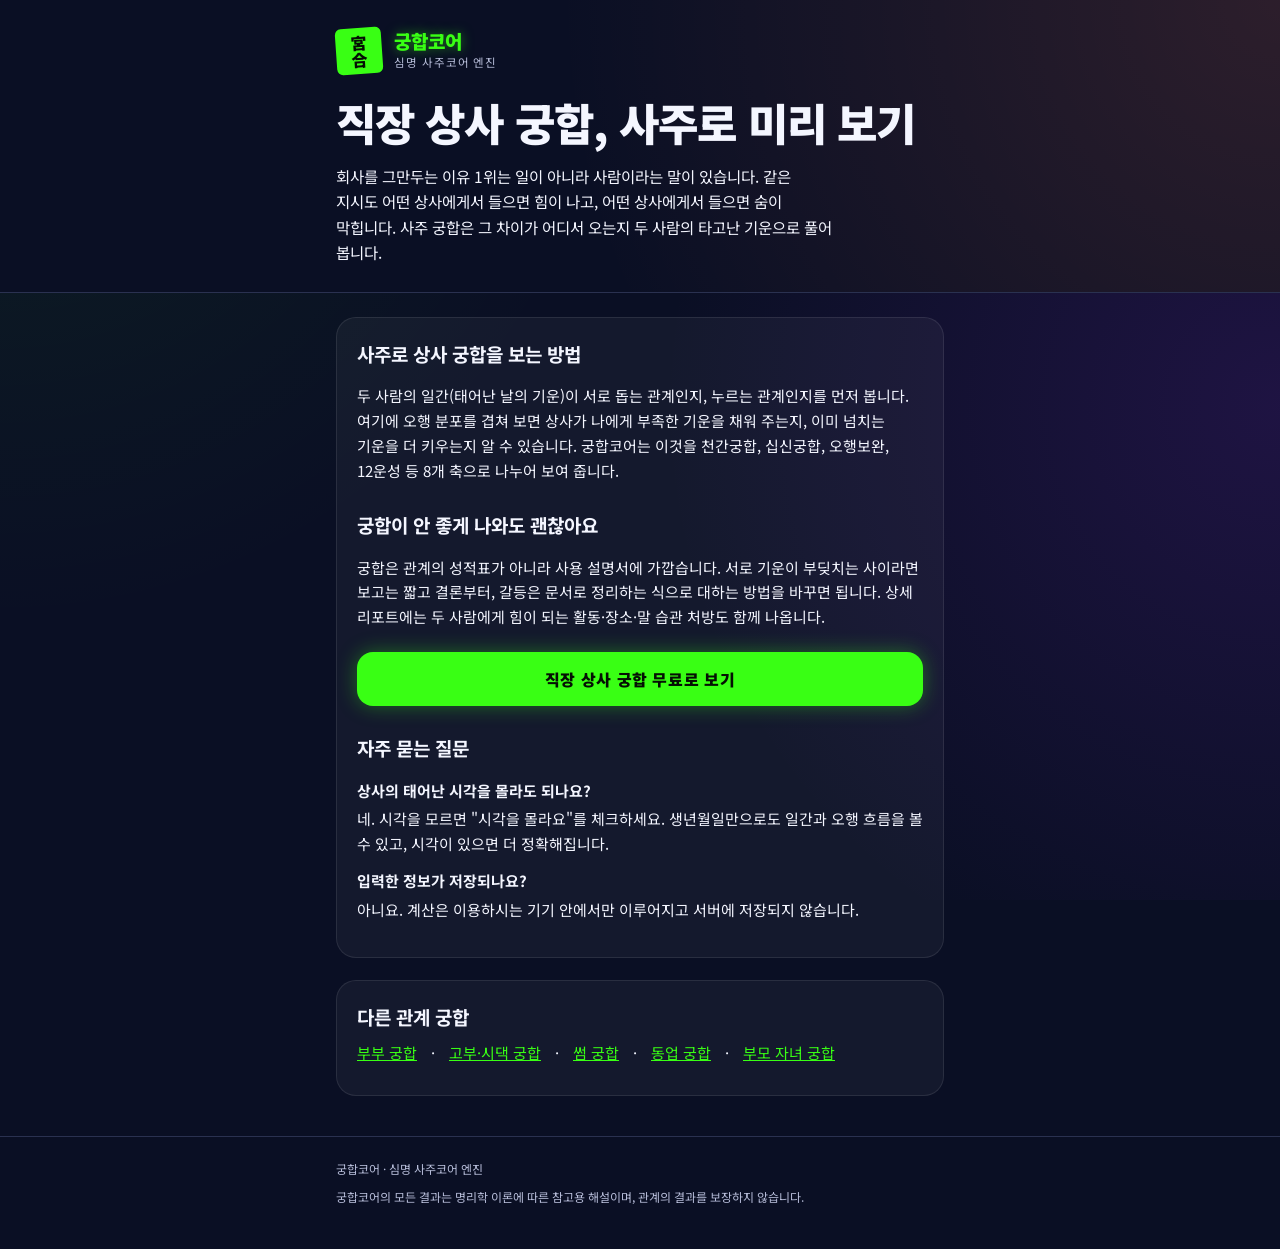
<file: boss/index.html>
<!DOCTYPE html>
<html lang="ko" data-theme="midnight"><head><meta charset="UTF-8"><meta name="viewport" content="width=device-width,initial-scale=1">
<title>직장 상사 궁합 — 사주로 보는 상사와 나의 관계 | 궁합코어</title>
<meta name="description" content="상사와 자꾸 부딪친다면 사주로 두 사람의 기운을 비교해 보세요. 생년월일시만 넣으면 직장 상사 궁합을 8개 축으로 무료로 볼 수 있어요.">
<link rel="canonical" href="https://gunghapcore.kr/boss/">
<meta property="og:type" content="article"><meta property="og:url" content="https://gunghapcore.kr/boss/"><meta property="og:site_name" content="궁합코어">
<meta property="og:title" content="직장 상사 궁합 — 사주로 보는 상사와 나의 관계 | 궁합코어"><meta property="og:description" content="상사와 자꾸 부딪친다면 사주로 두 사람의 기운을 비교해 보세요. 생년월일시만 넣으면 직장 상사 궁합을 8개 축으로 무료로 볼 수 있어요.">
<meta property="og:image" content="https://gunghapcore.kr/og-image-v2.png"><meta name="twitter:card" content="summary_large_image">
<meta name="theme-color" content="#0A0F24"><link rel="icon" href="../icon-192.png">
<link rel="stylesheet" href="https://fonts.googleapis.com/css2?family=Noto+Serif+KR:wght@400;700;900&family=Noto+Sans+KR:wght@400;500;700&display=swap">
<link rel="stylesheet" href="../styles.css">
<script type="application/ld+json">{"@context":"https://schema.org","@type":"FAQPage","mainEntity":[{"@type":"Question","name":"상사의 태어난 시각을 몰라도 되나요?","acceptedAnswer":{"@type":"Answer","text":"네. 시각을 모르면 \"시각을 몰라요\"를 체크하세요. 생년월일만으로도 일간과 오행 흐름을 볼 수 있고, 시각이 있으면 더 정확해집니다."}},
{"@type":"Question","name":"입력한 정보가 저장되나요?","acceptedAnswer":{"@type":"Answer","text":"아니요. 계산은 이용하시는 기기 안에서만 이루어지고 서버에 저장되지 않습니다."}}]}</script>
</head><body>
<header class="top"><div class="wrap">
<div class="brand-row"><div class="seal-mark" aria-hidden="true">宮<br>合</div><div><p class="brand"><a href="../" style="color:inherit;text-decoration:none">궁합코어</a></p><p class="brand-sub">심명 사주코어 엔진</p></div></div>
<h1 class="hero-title">직장 상사 궁합, 사주로 미리 보기</h1>
<p class="lead">회사를 그만두는 이유 1위는 일이 아니라 사람이라는 말이 있습니다. 같은 지시도 어떤 상사에게서 들으면 힘이 나고, 어떤 상사에게서 들으면 숨이 막힙니다. 사주 궁합은 그 차이가 어디서 오는지 두 사람의 타고난 기운으로 풀어 봅니다.</p>
</div></header>
<main class="wrap guide">
<section class="panel">
<h2>사주로 상사 궁합을 보는 방법</h2><p>두 사람의 일간(태어난 날의 기운)이 서로 돕는 관계인지, 누르는 관계인지를 먼저 봅니다. 여기에 오행 분포를 겹쳐 보면 상사가 나에게 부족한 기운을 채워 주는지, 이미 넘치는 기운을 더 키우는지 알 수 있습니다. 궁합코어는 이것을 천간궁합, 십신궁합, 오행보완, 12운성 등 8개 축으로 나누어 보여 줍니다.</p><h2>궁합이 안 좋게 나와도 괜찮아요</h2><p>궁합은 관계의 성적표가 아니라 사용 설명서에 가깝습니다. 서로 기운이 부딪치는 사이라면 보고는 짧고 결론부터, 갈등은 문서로 정리하는 식으로 대하는 방법을 바꾸면 됩니다. 상세 리포트에는 두 사람에게 힘이 되는 활동·장소·말 습관 처방도 함께 나옵니다.</p>
<a class="btn-seal cta" href="../#boss">직장 상사 궁합 무료로 보기</a>
<h2>자주 묻는 질문</h2>
<dl class="faq"><dt>상사의 태어난 시각을 몰라도 되나요?</dt><dd>네. 시각을 모르면 &quot;시각을 몰라요&quot;를 체크하세요. 생년월일만으로도 일간과 오행 흐름을 볼 수 있고, 시각이 있으면 더 정확해집니다.</dd><dt>입력한 정보가 저장되나요?</dt><dd>아니요. 계산은 이용하시는 기기 안에서만 이루어지고 서버에 저장되지 않습니다.</dd></dl>
</section>
<section class="panel"><h2 style="margin-top:0">다른 관계 궁합</h2><p class="guide-links"><a href="../couple/">부부 궁합</a> · <a href="../inlaw/">고부·시댁 궁합</a> · <a href="../some/">썸 궁합</a> · <a href="../partner/">동업 궁합</a> · <a href="../family/">부모 자녀 궁합</a></p></section>
</main>
<footer><div class="wrap"><p>궁합코어 · 심명 사주코어 엔진</p><p style="margin-top:8px">궁합코어의 모든 결과는 명리학 이론에 따른 참고용 해설이며, 관계의 결과를 보장하지 않습니다.</p></div></footer>
</body></html>
</file>
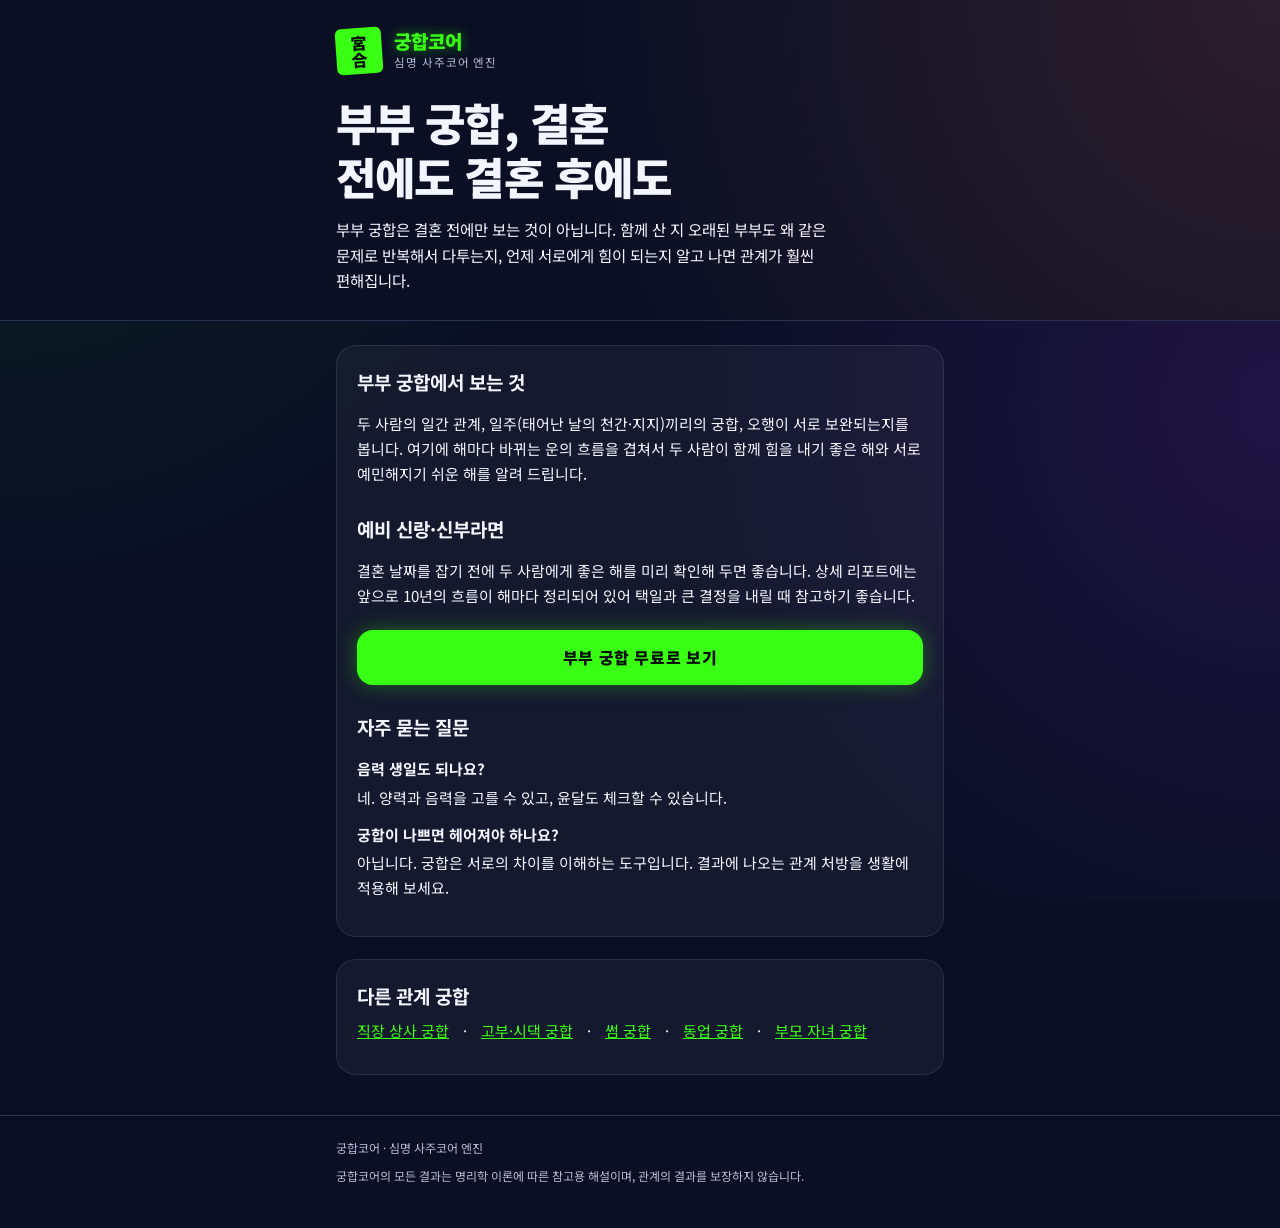
<file: couple/index.html>
<!DOCTYPE html>
<html lang="ko" data-theme="midnight"><head><meta charset="UTF-8"><meta name="viewport" content="width=device-width,initial-scale=1">
<title>부부 궁합 — 사주로 보는 남편·아내 궁합 무료 | 궁합코어</title>
<meta name="description" content="결혼한 부부, 예비 신랑·신부의 사주 궁합을 8개 축으로 무료로 확인하세요. 서로 힘이 되는 해와 조심할 해까지 볼 수 있어요.">
<link rel="canonical" href="https://gunghapcore.kr/couple/">
<meta property="og:type" content="article"><meta property="og:url" content="https://gunghapcore.kr/couple/"><meta property="og:site_name" content="궁합코어">
<meta property="og:title" content="부부 궁합 — 사주로 보는 남편·아내 궁합 무료 | 궁합코어"><meta property="og:description" content="결혼한 부부, 예비 신랑·신부의 사주 궁합을 8개 축으로 무료로 확인하세요. 서로 힘이 되는 해와 조심할 해까지 볼 수 있어요.">
<meta property="og:image" content="https://gunghapcore.kr/og-image-v2.png"><meta name="twitter:card" content="summary_large_image">
<meta name="theme-color" content="#0A0F24"><link rel="icon" href="../icon-192.png">
<link rel="stylesheet" href="https://fonts.googleapis.com/css2?family=Noto+Serif+KR:wght@400;700;900&family=Noto+Sans+KR:wght@400;500;700&display=swap">
<link rel="stylesheet" href="../styles.css">
<script type="application/ld+json">{"@context":"https://schema.org","@type":"FAQPage","mainEntity":[{"@type":"Question","name":"음력 생일도 되나요?","acceptedAnswer":{"@type":"Answer","text":"네. 양력과 음력을 고를 수 있고, 윤달도 체크할 수 있습니다."}},
{"@type":"Question","name":"궁합이 나쁘면 헤어져야 하나요?","acceptedAnswer":{"@type":"Answer","text":"아닙니다. 궁합은 서로의 차이를 이해하는 도구입니다. 결과에 나오는 관계 처방을 생활에 적용해 보세요."}}]}</script>
</head><body>
<header class="top"><div class="wrap">
<div class="brand-row"><div class="seal-mark" aria-hidden="true">宮<br>合</div><div><p class="brand"><a href="../" style="color:inherit;text-decoration:none">궁합코어</a></p><p class="brand-sub">심명 사주코어 엔진</p></div></div>
<h1 class="hero-title">부부 궁합, 결혼 전에도 결혼 후에도</h1>
<p class="lead">부부 궁합은 결혼 전에만 보는 것이 아닙니다. 함께 산 지 오래된 부부도 왜 같은 문제로 반복해서 다투는지, 언제 서로에게 힘이 되는지 알고 나면 관계가 훨씬 편해집니다.</p>
</div></header>
<main class="wrap guide">
<section class="panel">
<h2>부부 궁합에서 보는 것</h2><p>두 사람의 일간 관계, 일주(태어난 날의 천간·지지)끼리의 궁합, 오행이 서로 보완되는지를 봅니다. 여기에 해마다 바뀌는 운의 흐름을 겹쳐서 두 사람이 함께 힘을 내기 좋은 해와 서로 예민해지기 쉬운 해를 알려 드립니다.</p><h2>예비 신랑·신부라면</h2><p>결혼 날짜를 잡기 전에 두 사람에게 좋은 해를 미리 확인해 두면 좋습니다. 상세 리포트에는 앞으로 10년의 흐름이 해마다 정리되어 있어 택일과 큰 결정을 내릴 때 참고하기 좋습니다.</p>
<a class="btn-seal cta" href="../#spouse">부부 궁합 무료로 보기</a>
<h2>자주 묻는 질문</h2>
<dl class="faq"><dt>음력 생일도 되나요?</dt><dd>네. 양력과 음력을 고를 수 있고, 윤달도 체크할 수 있습니다.</dd><dt>궁합이 나쁘면 헤어져야 하나요?</dt><dd>아닙니다. 궁합은 서로의 차이를 이해하는 도구입니다. 결과에 나오는 관계 처방을 생활에 적용해 보세요.</dd></dl>
</section>
<section class="panel"><h2 style="margin-top:0">다른 관계 궁합</h2><p class="guide-links"><a href="../boss/">직장 상사 궁합</a> · <a href="../inlaw/">고부·시댁 궁합</a> · <a href="../some/">썸 궁합</a> · <a href="../partner/">동업 궁합</a> · <a href="../family/">부모 자녀 궁합</a></p></section>
</main>
<footer><div class="wrap"><p>궁합코어 · 심명 사주코어 엔진</p><p style="margin-top:8px">궁합코어의 모든 결과는 명리학 이론에 따른 참고용 해설이며, 관계의 결과를 보장하지 않습니다.</p></div></footer>
</body></html>
</file>
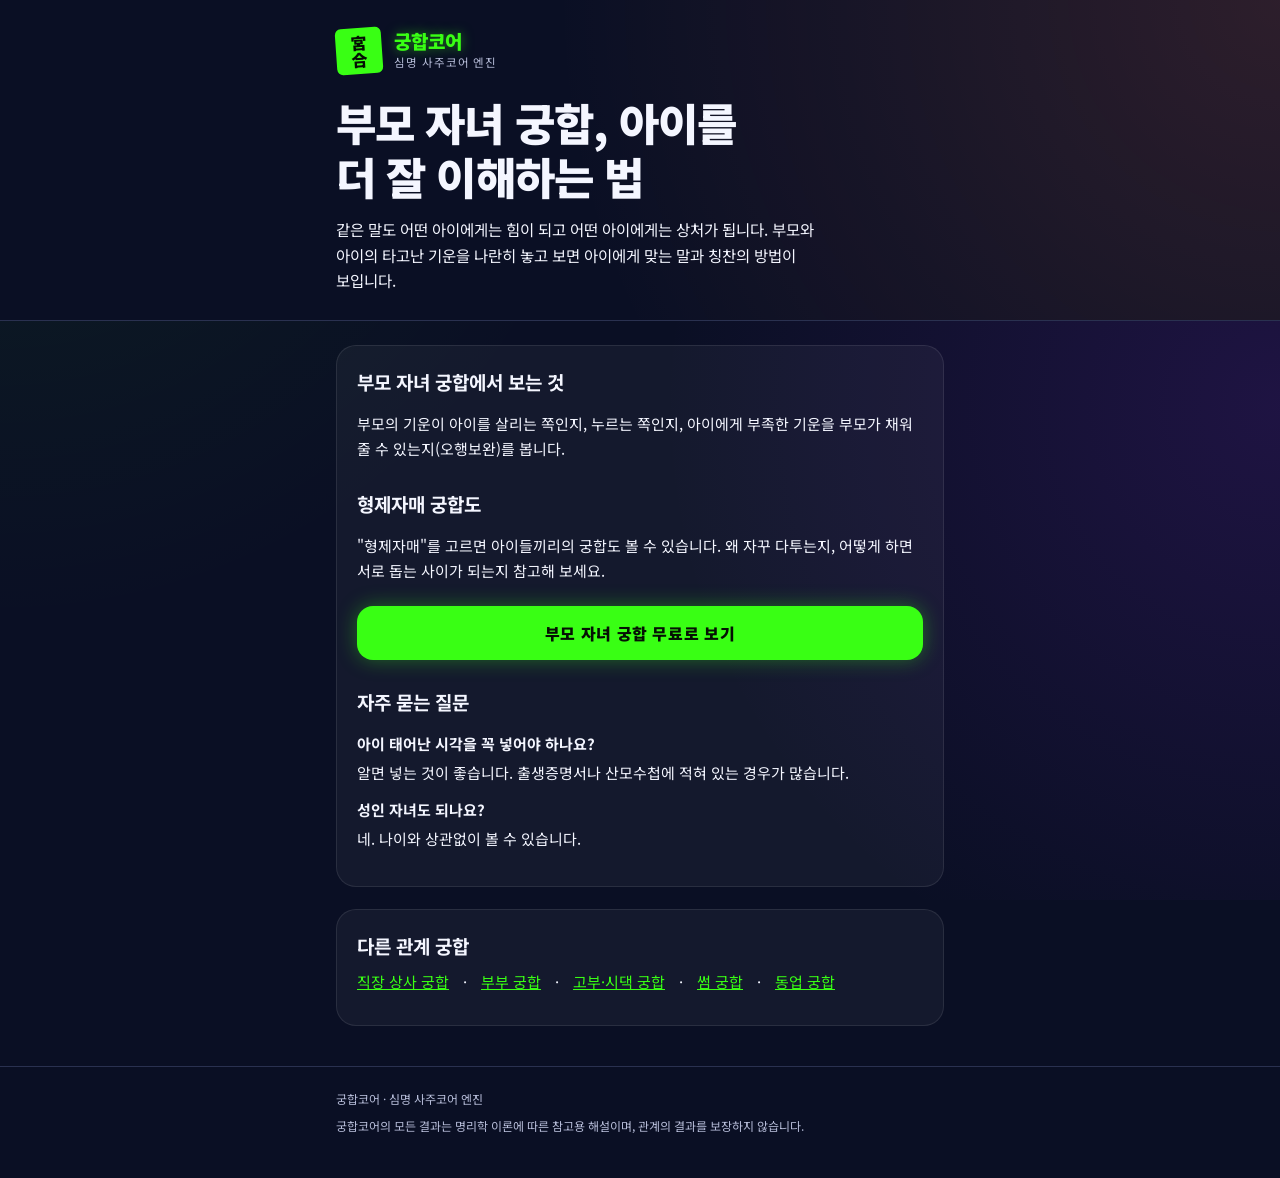
<file: family/index.html>
<!DOCTYPE html>
<html lang="ko" data-theme="midnight"><head><meta charset="UTF-8"><meta name="viewport" content="width=device-width,initial-scale=1">
<title>부모 자녀 궁합 — 엄마·아빠와 아이의 사주 궁합 | 궁합코어</title>
<meta name="description" content="부모와 자녀의 사주 궁합을 무료로 확인하세요. 아이의 타고난 기운과 부모가 도와줄 수 있는 방향을 알려 드려요.">
<link rel="canonical" href="https://gunghapcore.kr/family/">
<meta property="og:type" content="article"><meta property="og:url" content="https://gunghapcore.kr/family/"><meta property="og:site_name" content="궁합코어">
<meta property="og:title" content="부모 자녀 궁합 — 엄마·아빠와 아이의 사주 궁합 | 궁합코어"><meta property="og:description" content="부모와 자녀의 사주 궁합을 무료로 확인하세요. 아이의 타고난 기운과 부모가 도와줄 수 있는 방향을 알려 드려요.">
<meta property="og:image" content="https://gunghapcore.kr/og-image-v2.png"><meta name="twitter:card" content="summary_large_image">
<meta name="theme-color" content="#0A0F24"><link rel="icon" href="../icon-192.png">
<link rel="stylesheet" href="https://fonts.googleapis.com/css2?family=Noto+Serif+KR:wght@400;700;900&family=Noto+Sans+KR:wght@400;500;700&display=swap">
<link rel="stylesheet" href="../styles.css">
<script type="application/ld+json">{"@context":"https://schema.org","@type":"FAQPage","mainEntity":[{"@type":"Question","name":"아이 태어난 시각을 꼭 넣어야 하나요?","acceptedAnswer":{"@type":"Answer","text":"알면 넣는 것이 좋습니다. 출생증명서나 산모수첩에 적혀 있는 경우가 많습니다."}},
{"@type":"Question","name":"성인 자녀도 되나요?","acceptedAnswer":{"@type":"Answer","text":"네. 나이와 상관없이 볼 수 있습니다."}}]}</script>
</head><body>
<header class="top"><div class="wrap">
<div class="brand-row"><div class="seal-mark" aria-hidden="true">宮<br>合</div><div><p class="brand"><a href="../" style="color:inherit;text-decoration:none">궁합코어</a></p><p class="brand-sub">심명 사주코어 엔진</p></div></div>
<h1 class="hero-title">부모 자녀 궁합, 아이를 더 잘 이해하는 법</h1>
<p class="lead">같은 말도 어떤 아이에게는 힘이 되고 어떤 아이에게는 상처가 됩니다. 부모와 아이의 타고난 기운을 나란히 놓고 보면 아이에게 맞는 말과 칭찬의 방법이 보입니다.</p>
</div></header>
<main class="wrap guide">
<section class="panel">
<h2>부모 자녀 궁합에서 보는 것</h2><p>부모의 기운이 아이를 살리는 쪽인지, 누르는 쪽인지, 아이에게 부족한 기운을 부모가 채워 줄 수 있는지(오행보완)를 봅니다.</p><h2>형제자매 궁합도</h2><p>&quot;형제자매&quot;를 고르면 아이들끼리의 궁합도 볼 수 있습니다. 왜 자꾸 다투는지, 어떻게 하면 서로 돕는 사이가 되는지 참고해 보세요.</p>
<a class="btn-seal cta" href="../#parent">부모 자녀 궁합 무료로 보기</a>
<h2>자주 묻는 질문</h2>
<dl class="faq"><dt>아이 태어난 시각을 꼭 넣어야 하나요?</dt><dd>알면 넣는 것이 좋습니다. 출생증명서나 산모수첩에 적혀 있는 경우가 많습니다.</dd><dt>성인 자녀도 되나요?</dt><dd>네. 나이와 상관없이 볼 수 있습니다.</dd></dl>
</section>
<section class="panel"><h2 style="margin-top:0">다른 관계 궁합</h2><p class="guide-links"><a href="../boss/">직장 상사 궁합</a> · <a href="../couple/">부부 궁합</a> · <a href="../inlaw/">고부·시댁 궁합</a> · <a href="../some/">썸 궁합</a> · <a href="../partner/">동업 궁합</a></p></section>
</main>
<footer><div class="wrap"><p>궁합코어 · 심명 사주코어 엔진</p><p style="margin-top:8px">궁합코어의 모든 결과는 명리학 이론에 따른 참고용 해설이며, 관계의 결과를 보장하지 않습니다.</p></div></footer>
</body></html>
</file>
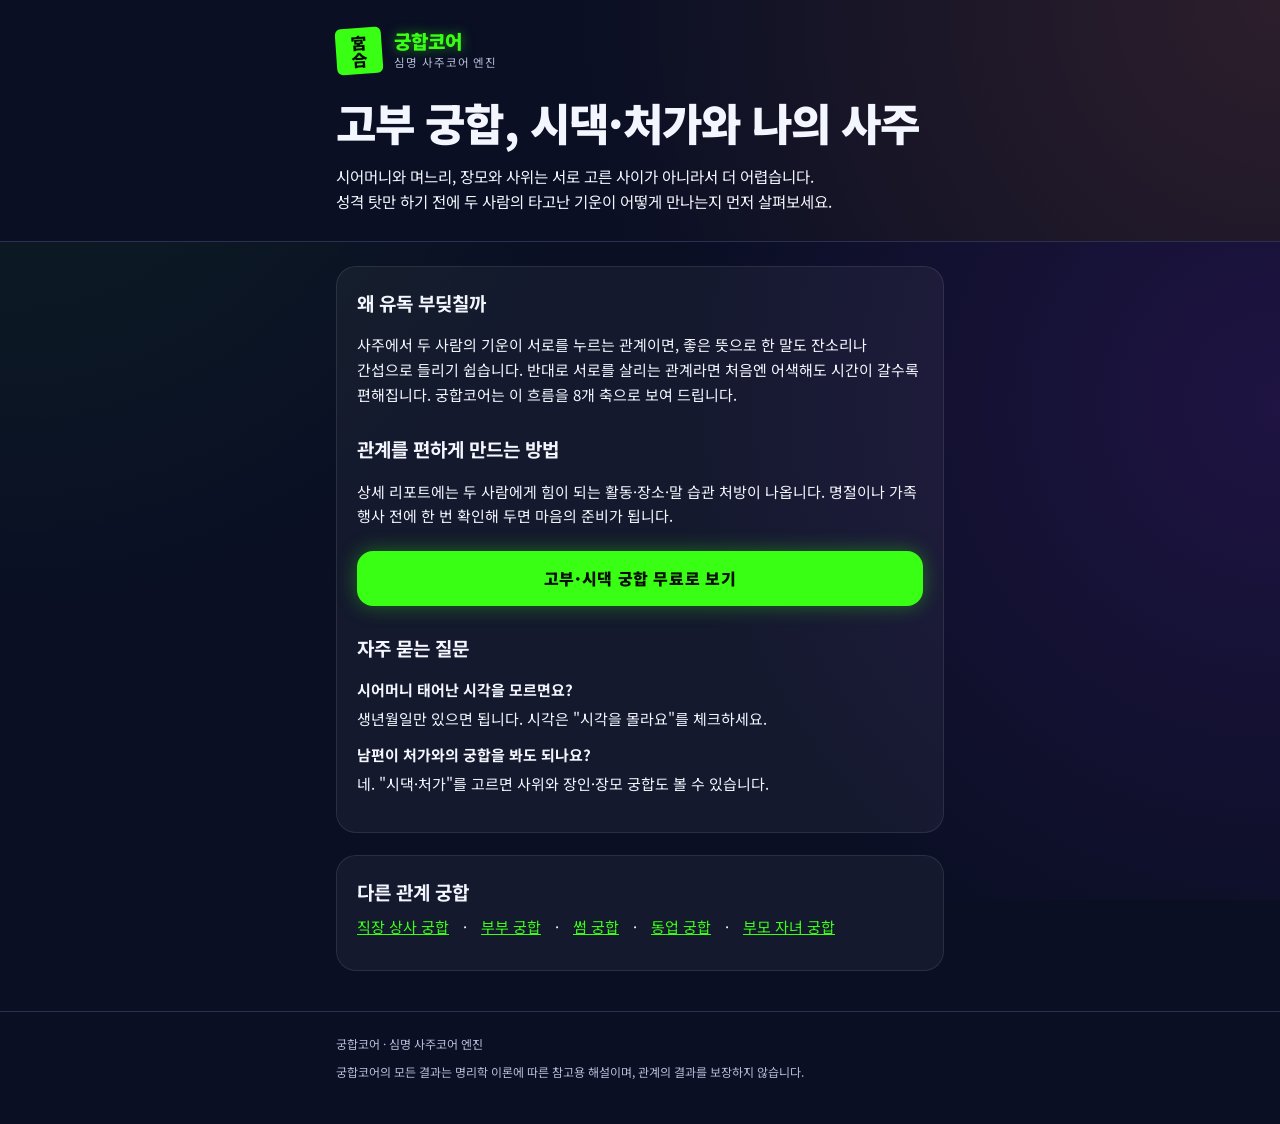
<file: inlaw/index.html>
<!DOCTYPE html>
<html lang="ko" data-theme="midnight"><head><meta charset="UTF-8"><meta name="viewport" content="width=device-width,initial-scale=1">
<title>고부 궁합·시댁 궁합 — 시어머니와 나, 장인장모와 나 | 궁합코어</title>
<meta name="description" content="시어머니, 시아버지, 장인·장모와의 관계를 사주로 풀어 보세요. 생년월일시만 넣으면 고부 궁합을 무료로 확인할 수 있어요.">
<link rel="canonical" href="https://gunghapcore.kr/inlaw/">
<meta property="og:type" content="article"><meta property="og:url" content="https://gunghapcore.kr/inlaw/"><meta property="og:site_name" content="궁합코어">
<meta property="og:title" content="고부 궁합·시댁 궁합 — 시어머니와 나, 장인장모와 나 | 궁합코어"><meta property="og:description" content="시어머니, 시아버지, 장인·장모와의 관계를 사주로 풀어 보세요. 생년월일시만 넣으면 고부 궁합을 무료로 확인할 수 있어요.">
<meta property="og:image" content="https://gunghapcore.kr/og-image-v2.png"><meta name="twitter:card" content="summary_large_image">
<meta name="theme-color" content="#0A0F24"><link rel="icon" href="../icon-192.png">
<link rel="stylesheet" href="https://fonts.googleapis.com/css2?family=Noto+Serif+KR:wght@400;700;900&family=Noto+Sans+KR:wght@400;500;700&display=swap">
<link rel="stylesheet" href="../styles.css">
<script type="application/ld+json">{"@context":"https://schema.org","@type":"FAQPage","mainEntity":[{"@type":"Question","name":"시어머니 태어난 시각을 모르면요?","acceptedAnswer":{"@type":"Answer","text":"생년월일만 있으면 됩니다. 시각은 \"시각을 몰라요\"를 체크하세요."}},
{"@type":"Question","name":"남편이 처가와의 궁합을 봐도 되나요?","acceptedAnswer":{"@type":"Answer","text":"네. \"시댁·처가\"를 고르면 사위와 장인·장모 궁합도 볼 수 있습니다."}}]}</script>
</head><body>
<header class="top"><div class="wrap">
<div class="brand-row"><div class="seal-mark" aria-hidden="true">宮<br>合</div><div><p class="brand"><a href="../" style="color:inherit;text-decoration:none">궁합코어</a></p><p class="brand-sub">심명 사주코어 엔진</p></div></div>
<h1 class="hero-title">고부 궁합, 시댁·처가와 나의 사주</h1>
<p class="lead">시어머니와 며느리, 장모와 사위는 서로 고른 사이가 아니라서 더 어렵습니다. 성격 탓만 하기 전에 두 사람의 타고난 기운이 어떻게 만나는지 먼저 살펴보세요.</p>
</div></header>
<main class="wrap guide">
<section class="panel">
<h2>왜 유독 부딪칠까</h2><p>사주에서 두 사람의 기운이 서로를 누르는 관계이면, 좋은 뜻으로 한 말도 잔소리나 간섭으로 들리기 쉽습니다. 반대로 서로를 살리는 관계라면 처음엔 어색해도 시간이 갈수록 편해집니다. 궁합코어는 이 흐름을 8개 축으로 보여 드립니다.</p><h2>관계를 편하게 만드는 방법</h2><p>상세 리포트에는 두 사람에게 힘이 되는 활동·장소·말 습관 처방이 나옵니다. 명절이나 가족 행사 전에 한 번 확인해 두면 마음의 준비가 됩니다.</p>
<a class="btn-seal cta" href="../#inlaw">고부·시댁 궁합 무료로 보기</a>
<h2>자주 묻는 질문</h2>
<dl class="faq"><dt>시어머니 태어난 시각을 모르면요?</dt><dd>생년월일만 있으면 됩니다. 시각은 &quot;시각을 몰라요&quot;를 체크하세요.</dd><dt>남편이 처가와의 궁합을 봐도 되나요?</dt><dd>네. &quot;시댁·처가&quot;를 고르면 사위와 장인·장모 궁합도 볼 수 있습니다.</dd></dl>
</section>
<section class="panel"><h2 style="margin-top:0">다른 관계 궁합</h2><p class="guide-links"><a href="../boss/">직장 상사 궁합</a> · <a href="../couple/">부부 궁합</a> · <a href="../some/">썸 궁합</a> · <a href="../partner/">동업 궁합</a> · <a href="../family/">부모 자녀 궁합</a></p></section>
</main>
<footer><div class="wrap"><p>궁합코어 · 심명 사주코어 엔진</p><p style="margin-top:8px">궁합코어의 모든 결과는 명리학 이론에 따른 참고용 해설이며, 관계의 결과를 보장하지 않습니다.</p></div></footer>
</body></html>
</file>
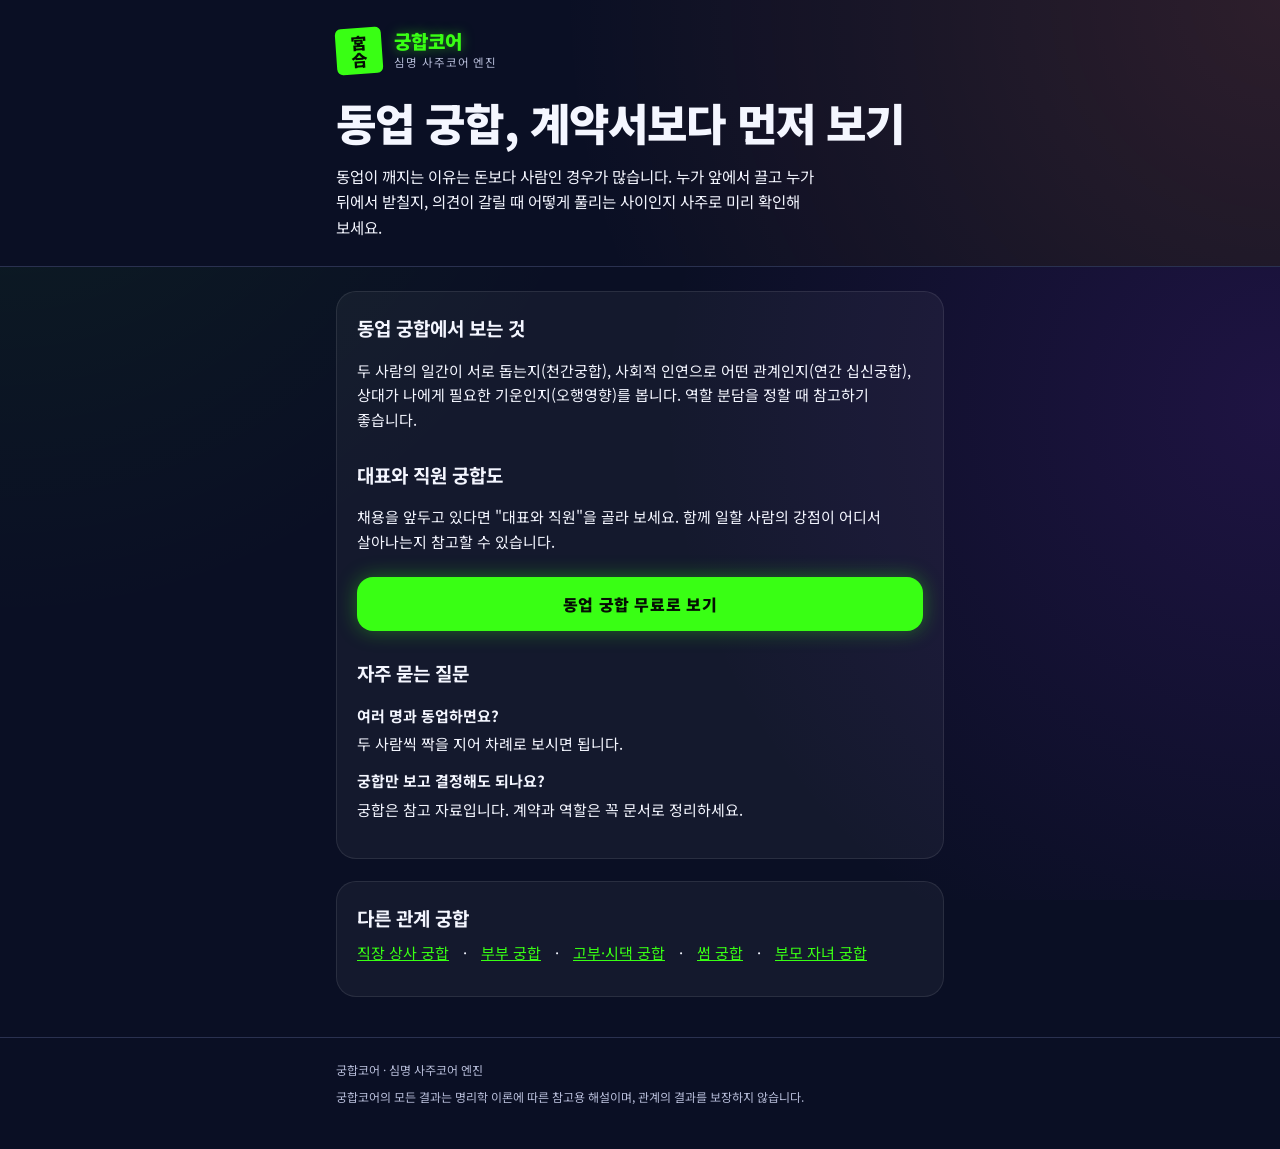
<file: partner/index.html>
<!DOCTYPE html>
<html lang="ko" data-theme="midnight"><head><meta charset="UTF-8"><meta name="viewport" content="width=device-width,initial-scale=1">
<title>동업 궁합 — 함께 사업할 사람과 사주 궁합 | 궁합코어</title>
<meta name="description" content="동업자, 공동 창업자와의 사주 궁합을 확인하세요. 역할 분담과 갈등 패턴, 함께 일하기 좋은 해를 8개 축으로 보여 드려요.">
<link rel="canonical" href="https://gunghapcore.kr/partner/">
<meta property="og:type" content="article"><meta property="og:url" content="https://gunghapcore.kr/partner/"><meta property="og:site_name" content="궁합코어">
<meta property="og:title" content="동업 궁합 — 함께 사업할 사람과 사주 궁합 | 궁합코어"><meta property="og:description" content="동업자, 공동 창업자와의 사주 궁합을 확인하세요. 역할 분담과 갈등 패턴, 함께 일하기 좋은 해를 8개 축으로 보여 드려요.">
<meta property="og:image" content="https://gunghapcore.kr/og-image-v2.png"><meta name="twitter:card" content="summary_large_image">
<meta name="theme-color" content="#0A0F24"><link rel="icon" href="../icon-192.png">
<link rel="stylesheet" href="https://fonts.googleapis.com/css2?family=Noto+Serif+KR:wght@400;700;900&family=Noto+Sans+KR:wght@400;500;700&display=swap">
<link rel="stylesheet" href="../styles.css">
<script type="application/ld+json">{"@context":"https://schema.org","@type":"FAQPage","mainEntity":[{"@type":"Question","name":"여러 명과 동업하면요?","acceptedAnswer":{"@type":"Answer","text":"두 사람씩 짝을 지어 차례로 보시면 됩니다."}},
{"@type":"Question","name":"궁합만 보고 결정해도 되나요?","acceptedAnswer":{"@type":"Answer","text":"궁합은 참고 자료입니다. 계약과 역할은 꼭 문서로 정리하세요."}}]}</script>
</head><body>
<header class="top"><div class="wrap">
<div class="brand-row"><div class="seal-mark" aria-hidden="true">宮<br>合</div><div><p class="brand"><a href="../" style="color:inherit;text-decoration:none">궁합코어</a></p><p class="brand-sub">심명 사주코어 엔진</p></div></div>
<h1 class="hero-title">동업 궁합, 계약서보다 먼저 보기</h1>
<p class="lead">동업이 깨지는 이유는 돈보다 사람인 경우가 많습니다. 누가 앞에서 끌고 누가 뒤에서 받칠지, 의견이 갈릴 때 어떻게 풀리는 사이인지 사주로 미리 확인해 보세요.</p>
</div></header>
<main class="wrap guide">
<section class="panel">
<h2>동업 궁합에서 보는 것</h2><p>두 사람의 일간이 서로 돕는지(천간궁합), 사회적 인연으로 어떤 관계인지(연간 십신궁합), 상대가 나에게 필요한 기운인지(오행영향)를 봅니다. 역할 분담을 정할 때 참고하기 좋습니다.</p><h2>대표와 직원 궁합도</h2><p>채용을 앞두고 있다면 &quot;대표와 직원&quot;을 골라 보세요. 함께 일할 사람의 강점이 어디서 살아나는지 참고할 수 있습니다.</p>
<a class="btn-seal cta" href="../#partner">동업 궁합 무료로 보기</a>
<h2>자주 묻는 질문</h2>
<dl class="faq"><dt>여러 명과 동업하면요?</dt><dd>두 사람씩 짝을 지어 차례로 보시면 됩니다.</dd><dt>궁합만 보고 결정해도 되나요?</dt><dd>궁합은 참고 자료입니다. 계약과 역할은 꼭 문서로 정리하세요.</dd></dl>
</section>
<section class="panel"><h2 style="margin-top:0">다른 관계 궁합</h2><p class="guide-links"><a href="../boss/">직장 상사 궁합</a> · <a href="../couple/">부부 궁합</a> · <a href="../inlaw/">고부·시댁 궁합</a> · <a href="../some/">썸 궁합</a> · <a href="../family/">부모 자녀 궁합</a></p></section>
</main>
<footer><div class="wrap"><p>궁합코어 · 심명 사주코어 엔진</p><p style="margin-top:8px">궁합코어의 모든 결과는 명리학 이론에 따른 참고용 해설이며, 관계의 결과를 보장하지 않습니다.</p></div></footer>
</body></html>
</file>
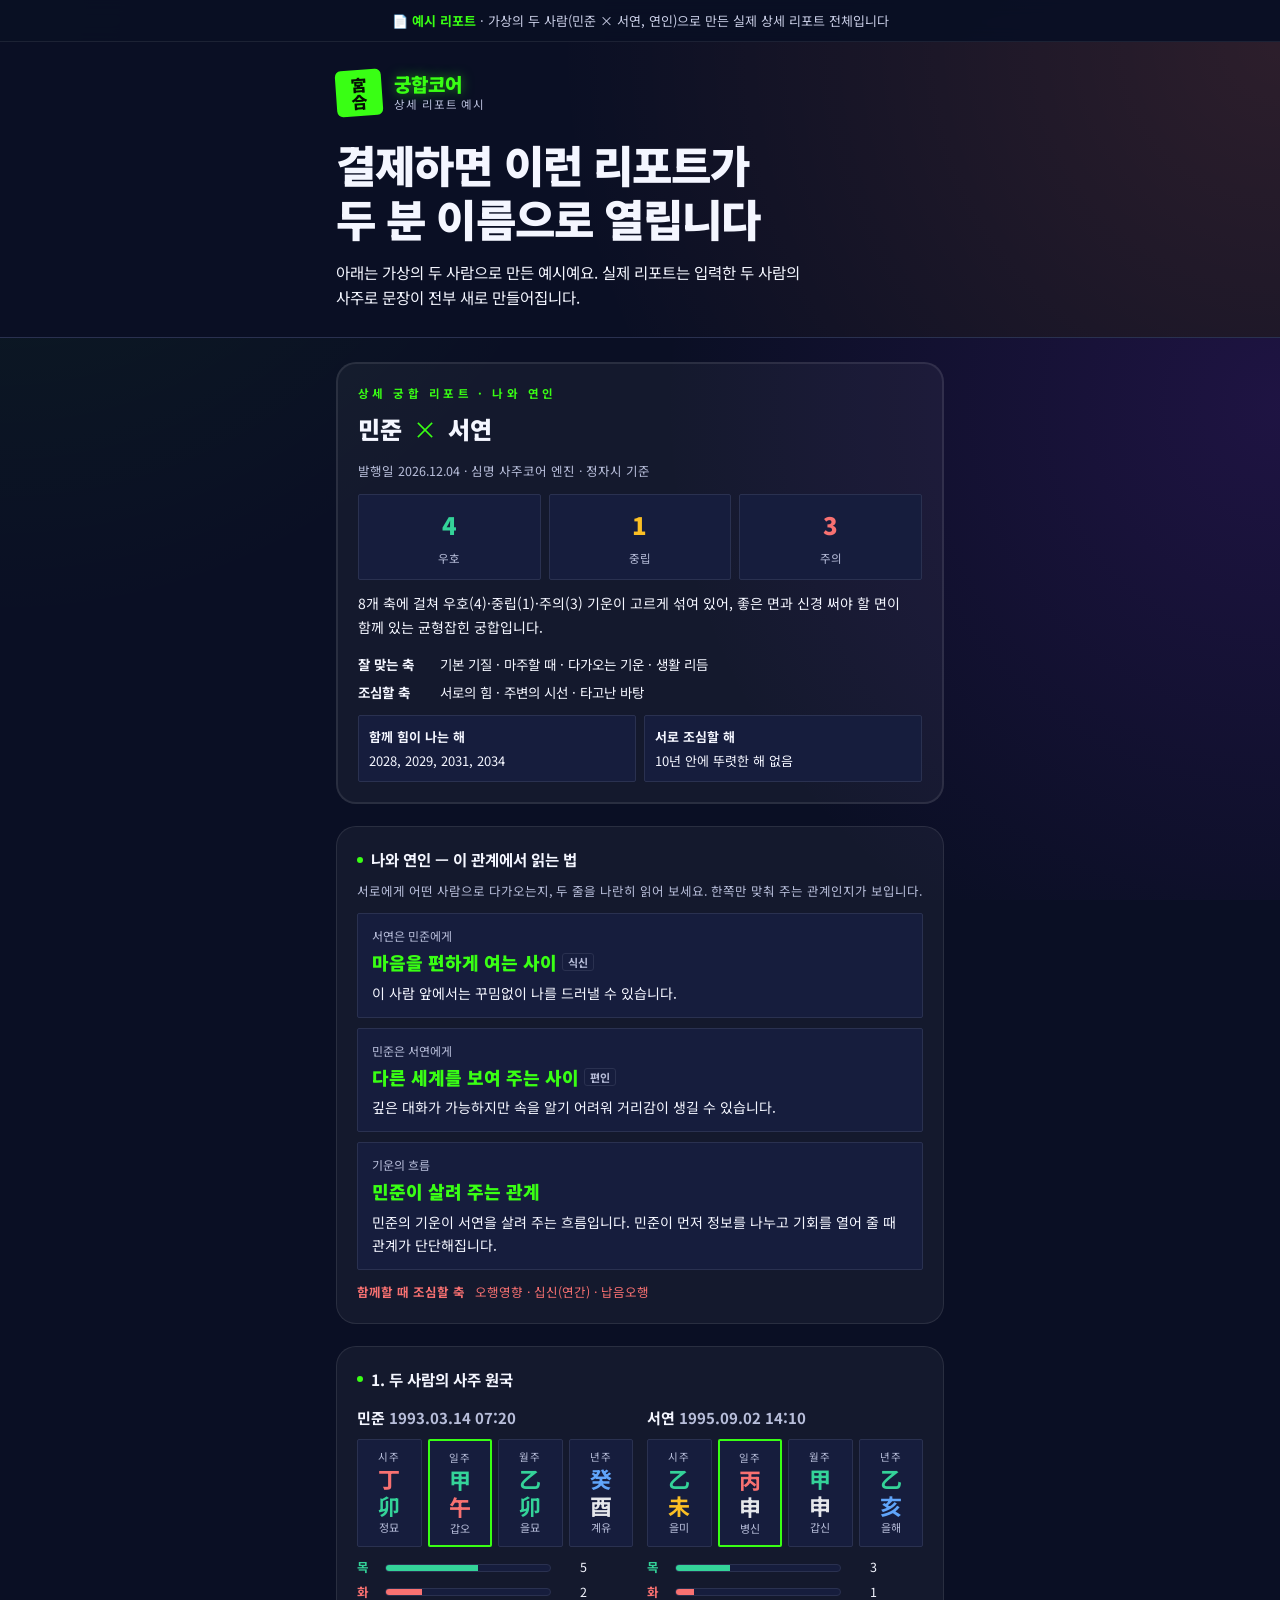
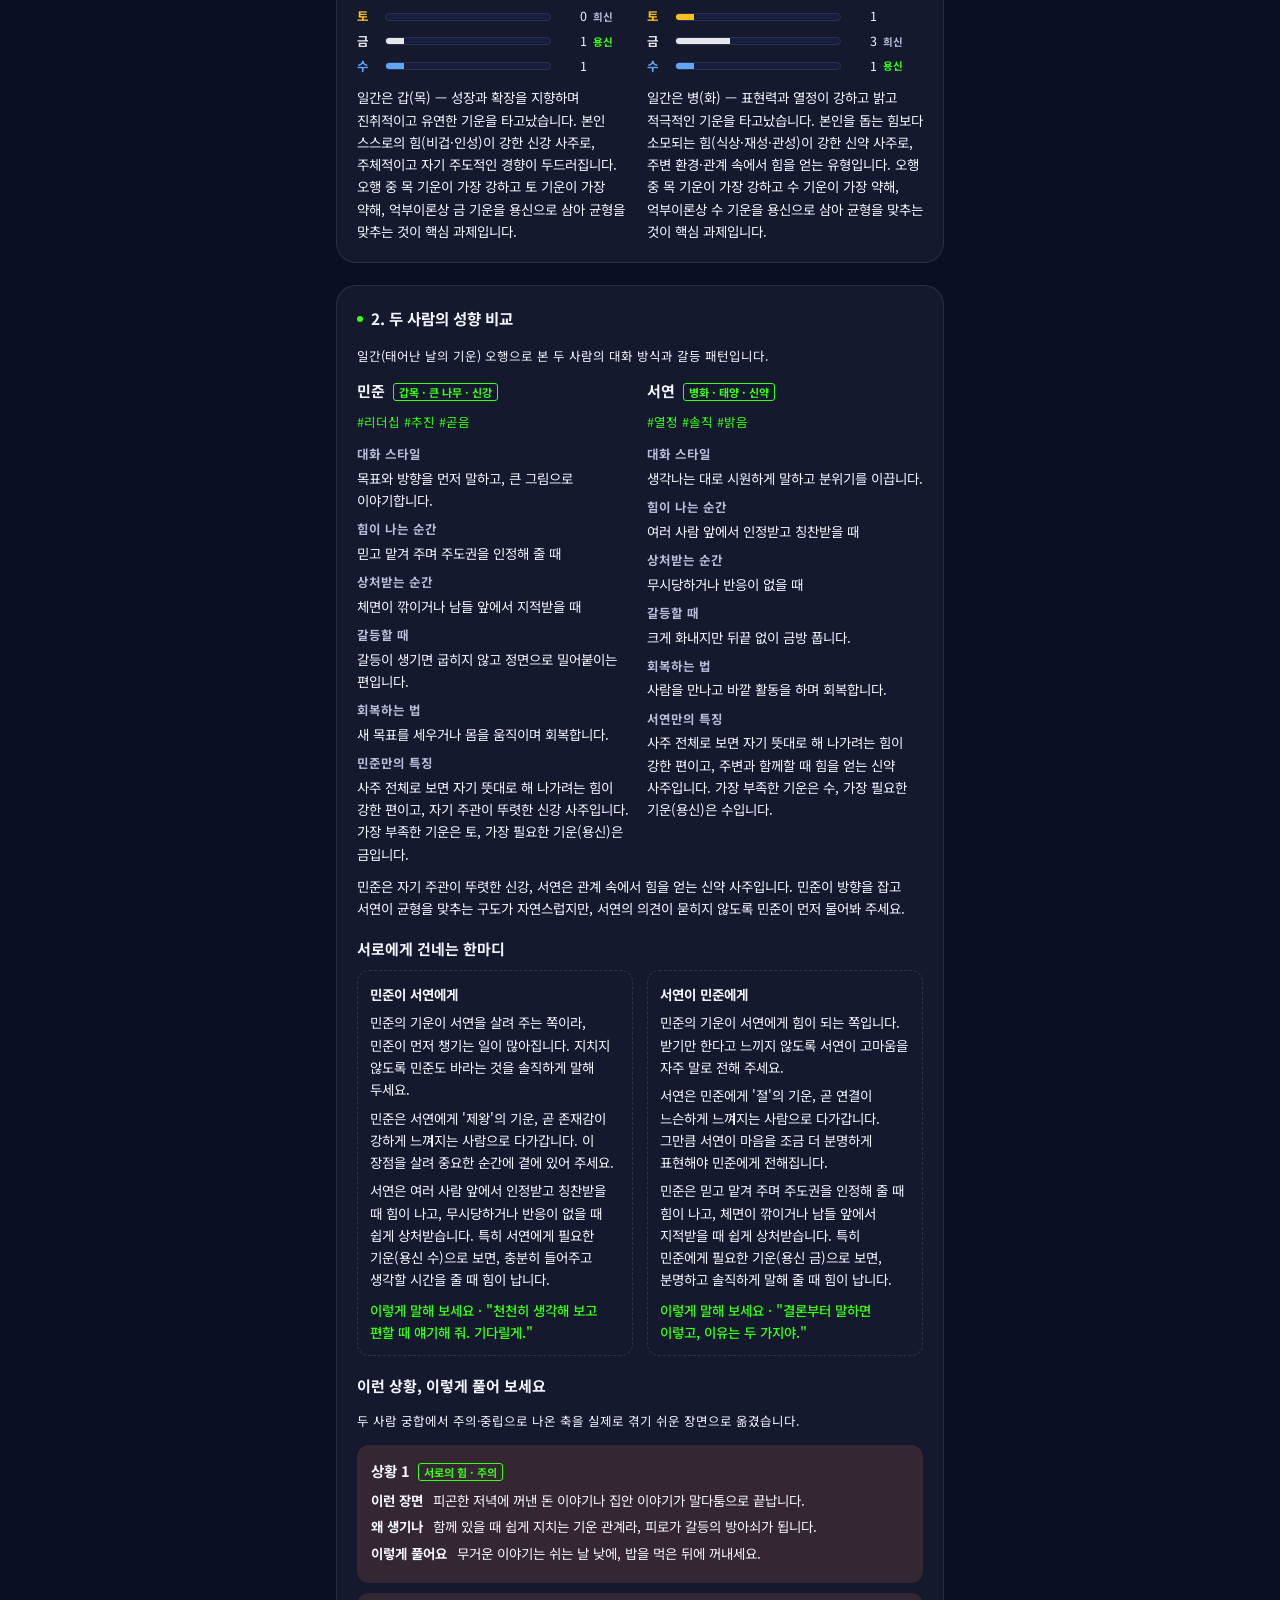
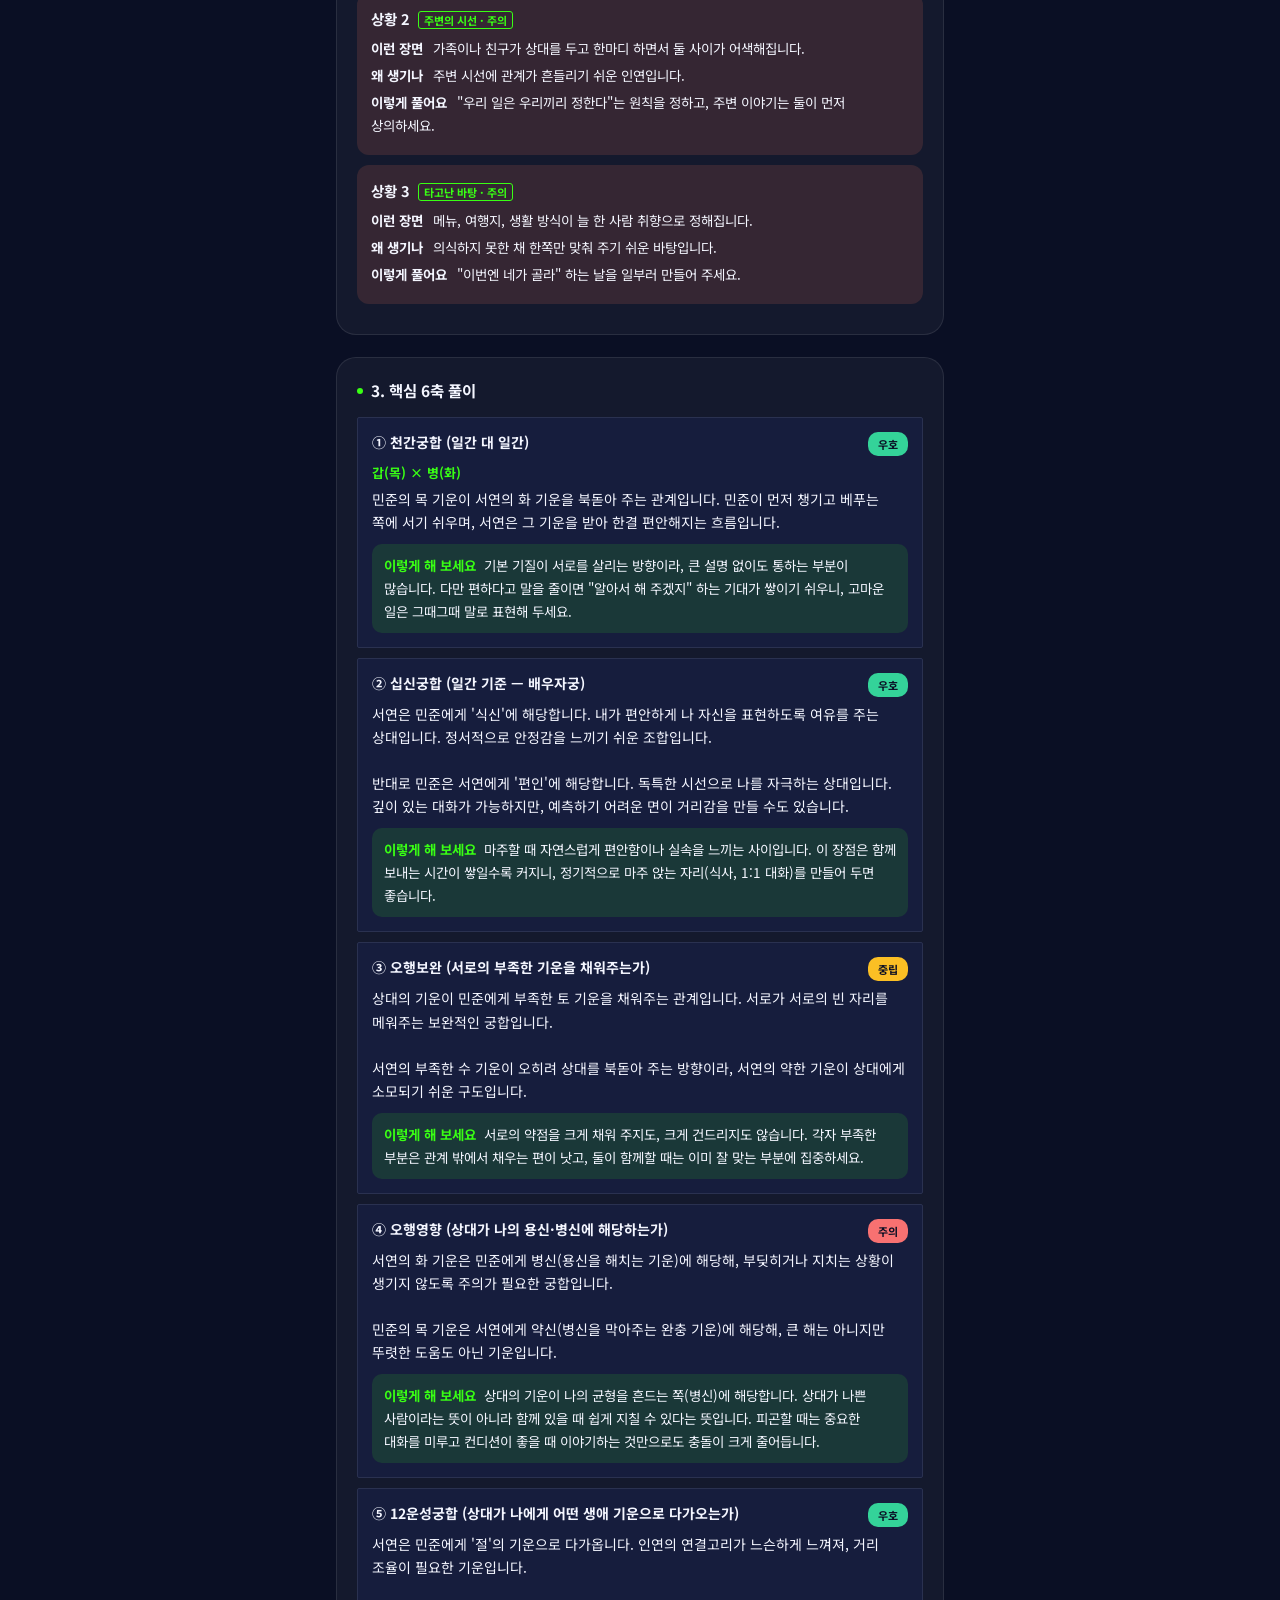
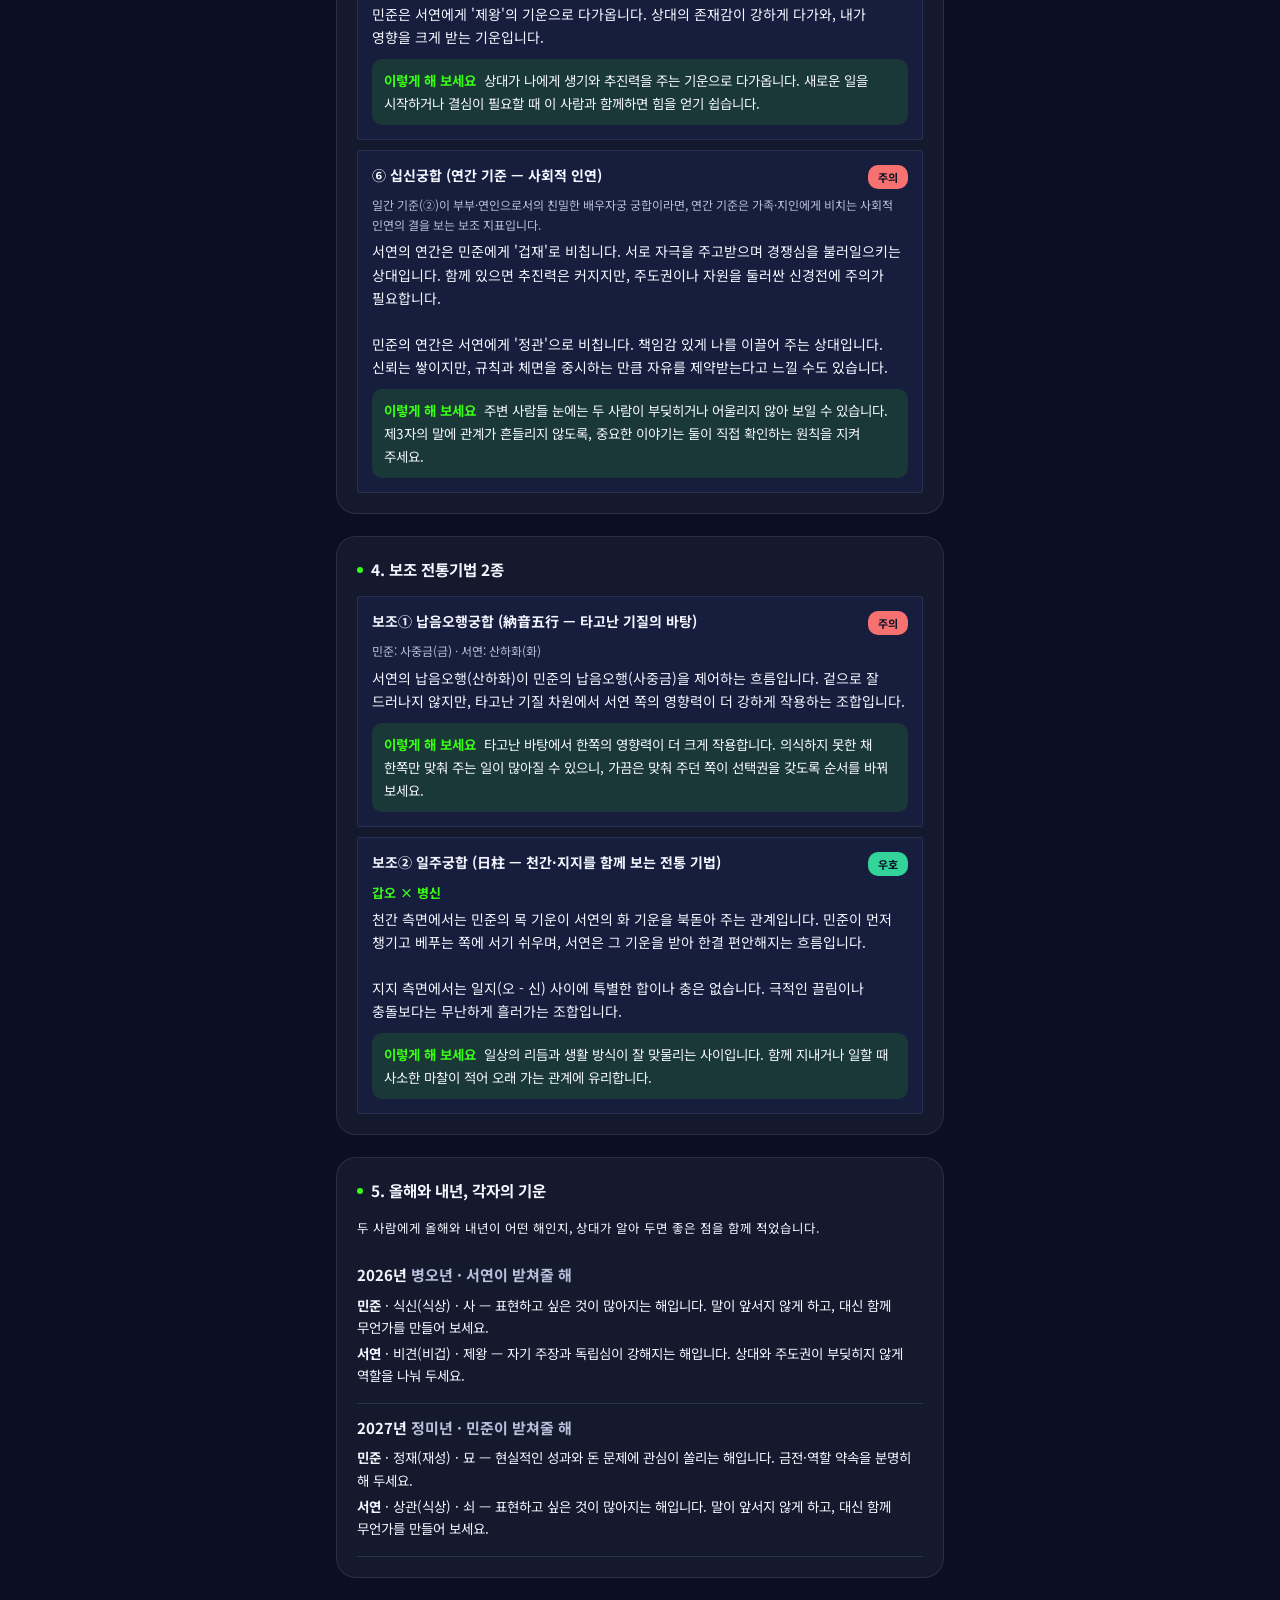
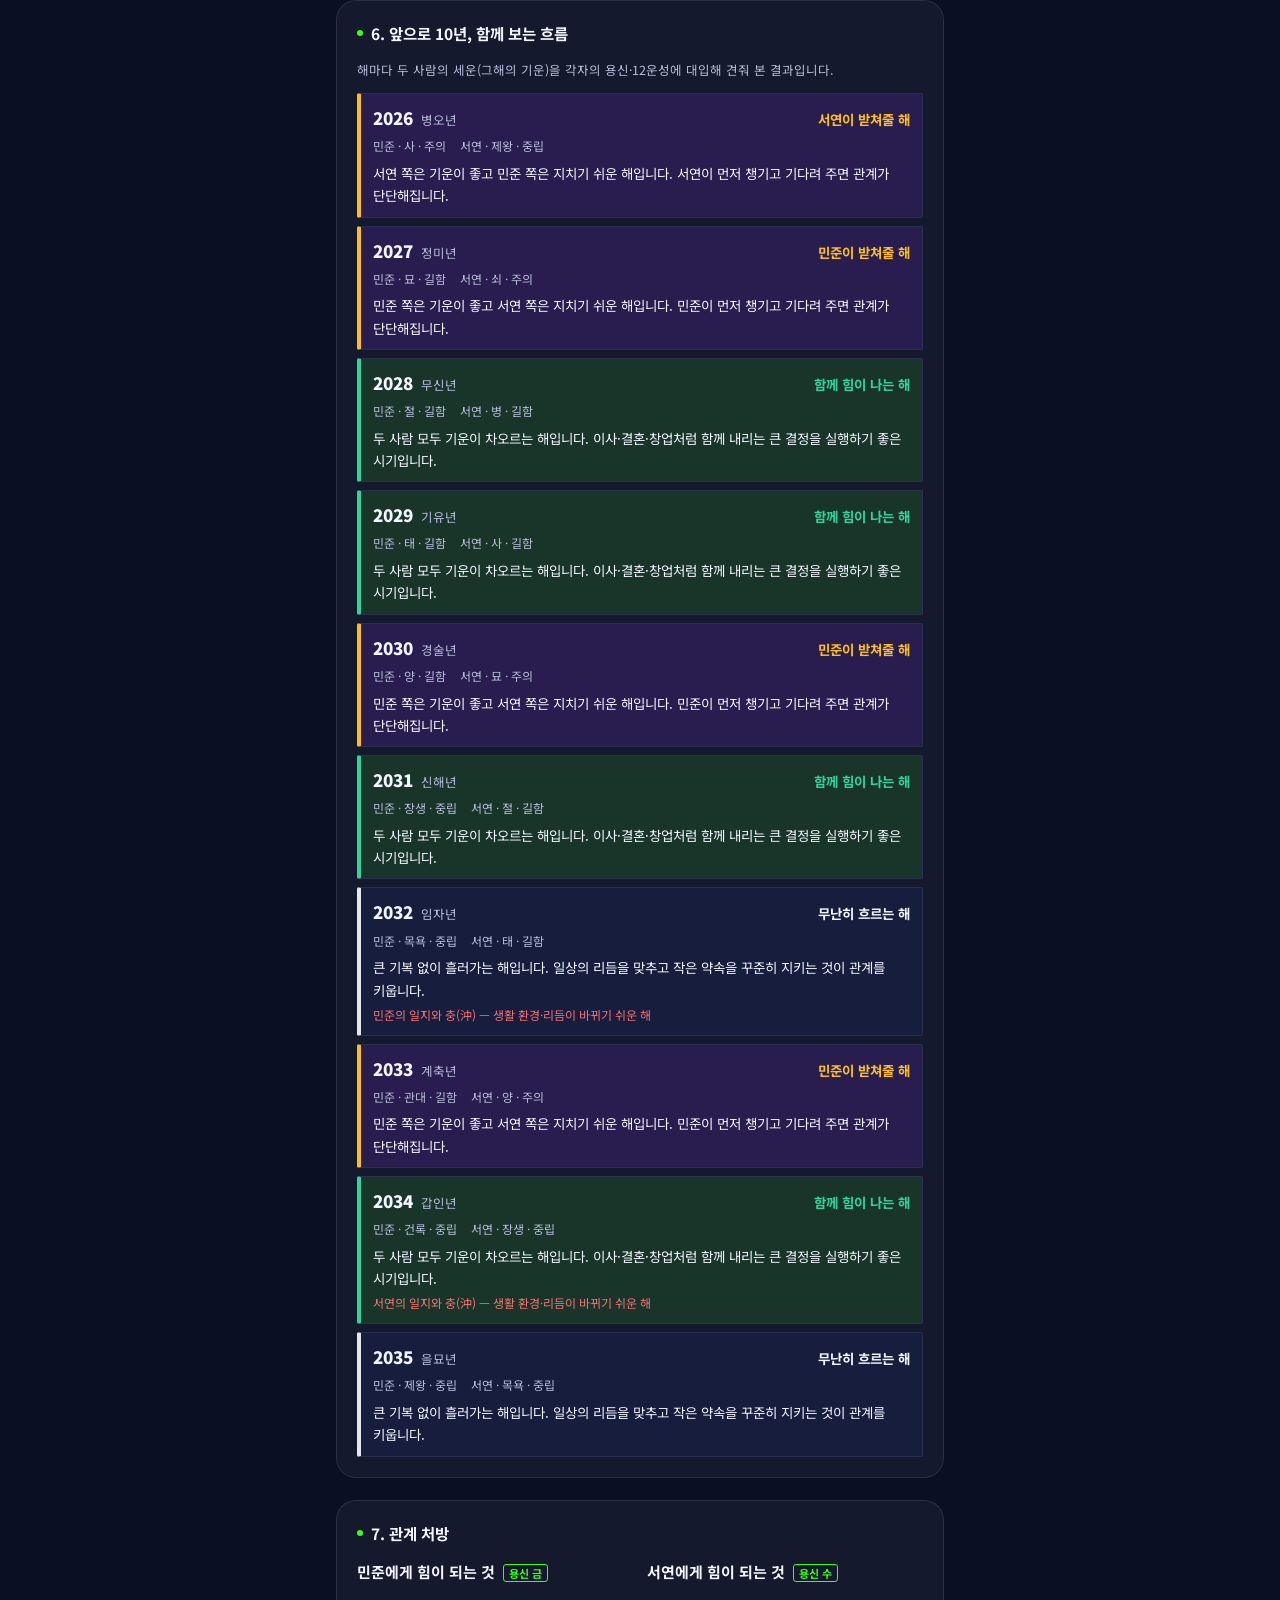
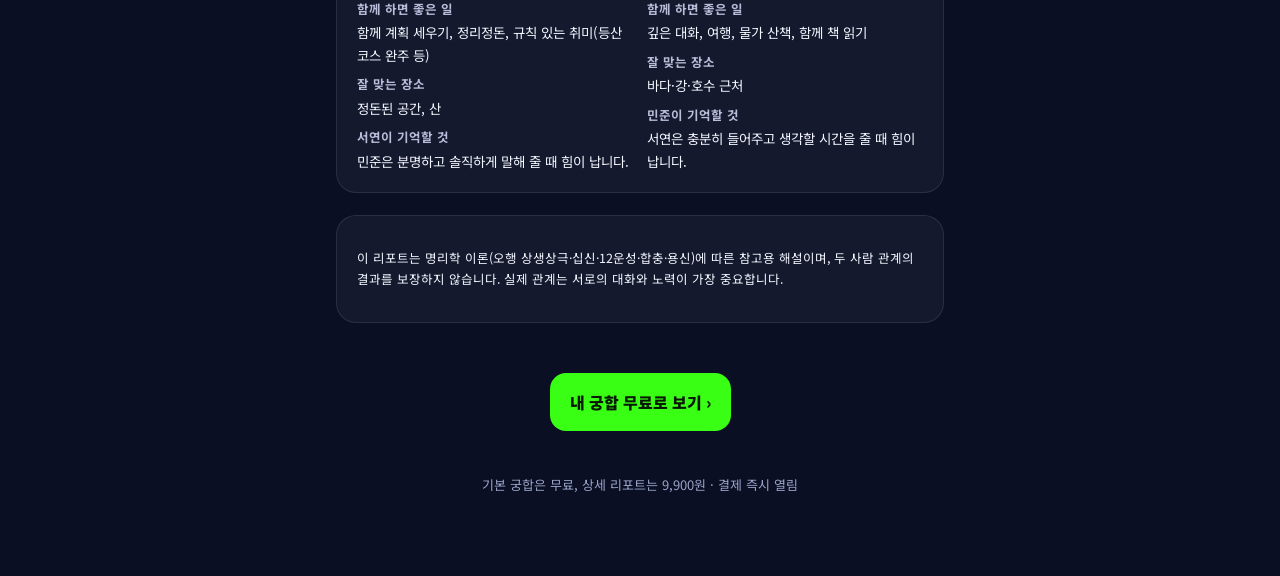
<file: sample/index.html>
<!DOCTYPE html>
<html lang="ko" data-theme="midnight"><head><meta charset="UTF-8"><meta name="viewport" content="width=device-width,initial-scale=1,viewport-fit=cover">
<meta name="theme-color" content="#0A0F24">
<title>예시 상세 리포트 — 가상의 두 사람 | 궁합코어</title>
<meta name="description" content="궁합코어 상세 리포트(9,900원)가 어떤 내용인지 가상의 두 사람으로 미리 보는 예시입니다.">
<meta property="og:title" content="궁합코어 상세 리포트 예시"><meta property="og:image" content="https://gunghapcore.kr/og-image-v2.png">
<link rel="canonical" href="https://gunghapcore.kr/sample/">
<link rel="preconnect" href="https://fonts.googleapis.com">
<link rel="stylesheet" href="https://fonts.googleapis.com/css2?family=Noto+Serif+KR:wght@400;700;900&family=Noto+Sans+KR:wght@400;500;700&display=swap">
<link rel="stylesheet" href="../styles.css">
<style>
.sample-bar{position:sticky;top:0;z-index:20;background:#0A0F24ee;backdrop-filter:blur(8px);border-bottom:1px solid rgba(255,255,255,.08);padding:10px 16px;text-align:center;font-size:13px;color:#C9CEE6}
.sample-bar b{color:#39FF14}
.sample-cta{display:block;margin:28px auto 8px;max-width:420px;text-align:center;padding:16px 20px;border-radius:16px;background:#39FF14;color:#071a03;font-weight:900;font-size:16px;text-decoration:none}
.sample-sub{text-align:center;font-size:13px;color:#9AA3C7;margin-bottom:40px}
</style>
</head><body>
<div class="sample-bar">📄 <b>예시 리포트</b> · 가상의 두 사람(민준 × 서연, 연인)으로 만든 실제 상세 리포트 전체입니다</div>
<header class="top"><div class="wrap">
  <div class="brand-row"><div class="seal-mark" aria-hidden="true">宮<br>合</div><div><p class="brand">궁합코어</p><p class="brand-sub">상세 리포트 예시</p></div></div>
  <h1 class="hero-title">결제하면 이런 리포트가<br>두 분 이름으로 열립니다</h1>
  <p class="lead">아래는 가상의 두 사람으로 만든 예시예요. 실제 리포트는 입력한 두 사람의 사주로 문장이 전부 새로 만들어집니다.</p>
</div></header>
<main class="wrap">
  <div id="fullReport" style="display:grid;gap:22px"></div>
  <a class="sample-cta" href="../" onclick="window.gcTrack&&gcTrack('sample_cta')">내 궁합 무료로 보기 ›</a>
  <p class="sample-sub">기본 궁합은 무료, 상세 리포트는 9,900원 · 결제 즉시 열림</p>
</main>
<script src="../config.js"></script>
<script src="../analytics.js"></script>
<script src="../lunar.js"></script>
<script src="../saju-core.js"></script>
<script src="../gunghap-core.js"></script>
<script src="../gunghap-report.js"></script>
<script>
(function(){
  var R = window.GunghapReport;
  var A = { name:'민준', date:'1993-03-14', time:'07:20' };
  var B = { name:'서연', date:'1995-09-02', time:'14:10' };
  document.getElementById('fullReport').innerHTML = R.renderFull(R.analyze(A, B, 'love'));
})();
</script>
</body></html>
</file>
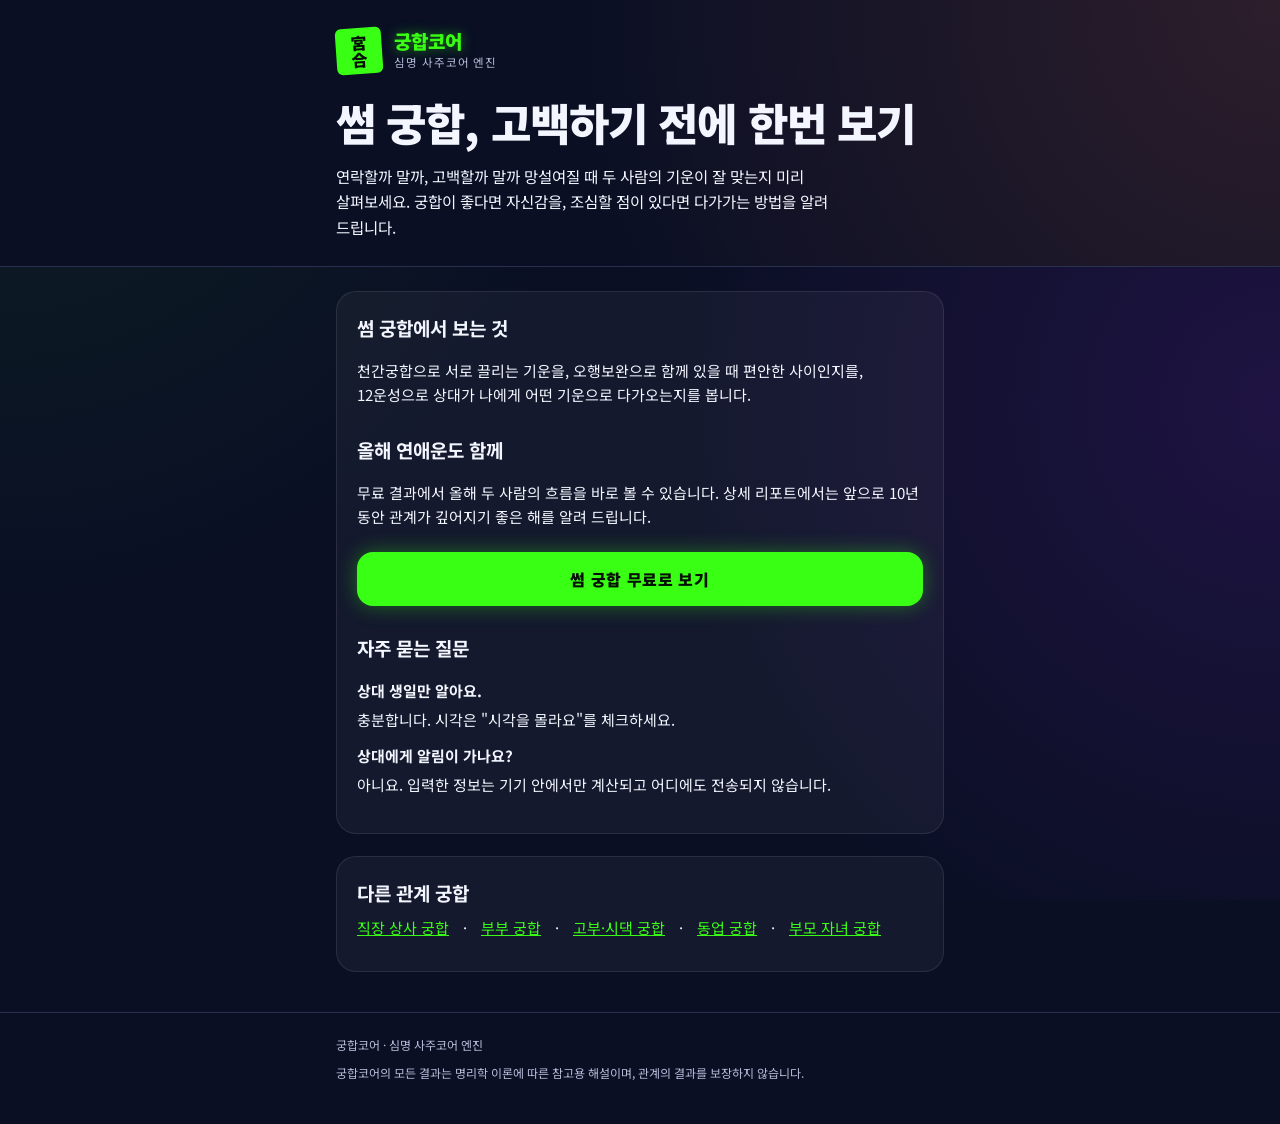
<file: some/index.html>
<!DOCTYPE html>
<html lang="ko" data-theme="midnight"><head><meta charset="UTF-8"><meta name="viewport" content="width=device-width,initial-scale=1">
<title>썸 궁합·소개팅 궁합 — 그 사람과 나, 사주로 미리 보기 | 궁합코어</title>
<meta name="description" content="썸 타는 사람, 소개받을 사람과의 궁합을 사주로 미리 확인해 보세요. 생년월일만 알면 무료로 볼 수 있어요.">
<link rel="canonical" href="https://gunghapcore.kr/some/">
<meta property="og:type" content="article"><meta property="og:url" content="https://gunghapcore.kr/some/"><meta property="og:site_name" content="궁합코어">
<meta property="og:title" content="썸 궁합·소개팅 궁합 — 그 사람과 나, 사주로 미리 보기 | 궁합코어"><meta property="og:description" content="썸 타는 사람, 소개받을 사람과의 궁합을 사주로 미리 확인해 보세요. 생년월일만 알면 무료로 볼 수 있어요.">
<meta property="og:image" content="https://gunghapcore.kr/og-image-v2.png"><meta name="twitter:card" content="summary_large_image">
<meta name="theme-color" content="#0A0F24"><link rel="icon" href="../icon-192.png">
<link rel="stylesheet" href="https://fonts.googleapis.com/css2?family=Noto+Serif+KR:wght@400;700;900&family=Noto+Sans+KR:wght@400;500;700&display=swap">
<link rel="stylesheet" href="../styles.css">
<script type="application/ld+json">{"@context":"https://schema.org","@type":"FAQPage","mainEntity":[{"@type":"Question","name":"상대 생일만 알아요.","acceptedAnswer":{"@type":"Answer","text":"충분합니다. 시각은 \"시각을 몰라요\"를 체크하세요."}},
{"@type":"Question","name":"상대에게 알림이 가나요?","acceptedAnswer":{"@type":"Answer","text":"아니요. 입력한 정보는 기기 안에서만 계산되고 어디에도 전송되지 않습니다."}}]}</script>
</head><body>
<header class="top"><div class="wrap">
<div class="brand-row"><div class="seal-mark" aria-hidden="true">宮<br>合</div><div><p class="brand"><a href="../" style="color:inherit;text-decoration:none">궁합코어</a></p><p class="brand-sub">심명 사주코어 엔진</p></div></div>
<h1 class="hero-title">썸 궁합, 고백하기 전에 한번 보기</h1>
<p class="lead">연락할까 말까, 고백할까 말까 망설여질 때 두 사람의 기운이 잘 맞는지 미리 살펴보세요. 궁합이 좋다면 자신감을, 조심할 점이 있다면 다가가는 방법을 알려 드립니다.</p>
</div></header>
<main class="wrap guide">
<section class="panel">
<h2>썸 궁합에서 보는 것</h2><p>천간궁합으로 서로 끌리는 기운을, 오행보완으로 함께 있을 때 편안한 사이인지를, 12운성으로 상대가 나에게 어떤 기운으로 다가오는지를 봅니다.</p><h2>올해 연애운도 함께</h2><p>무료 결과에서 올해 두 사람의 흐름을 바로 볼 수 있습니다. 상세 리포트에서는 앞으로 10년 동안 관계가 깊어지기 좋은 해를 알려 드립니다.</p>
<a class="btn-seal cta" href="../#some">썸 궁합 무료로 보기</a>
<h2>자주 묻는 질문</h2>
<dl class="faq"><dt>상대 생일만 알아요.</dt><dd>충분합니다. 시각은 &quot;시각을 몰라요&quot;를 체크하세요.</dd><dt>상대에게 알림이 가나요?</dt><dd>아니요. 입력한 정보는 기기 안에서만 계산되고 어디에도 전송되지 않습니다.</dd></dl>
</section>
<section class="panel"><h2 style="margin-top:0">다른 관계 궁합</h2><p class="guide-links"><a href="../boss/">직장 상사 궁합</a> · <a href="../couple/">부부 궁합</a> · <a href="../inlaw/">고부·시댁 궁합</a> · <a href="../partner/">동업 궁합</a> · <a href="../family/">부모 자녀 궁합</a></p></section>
</main>
<footer><div class="wrap"><p>궁합코어 · 심명 사주코어 엔진</p><p style="margin-top:8px">궁합코어의 모든 결과는 명리학 이론에 따른 참고용 해설이며, 관계의 결과를 보장하지 않습니다.</p></div></footer>
</body></html>
</file>
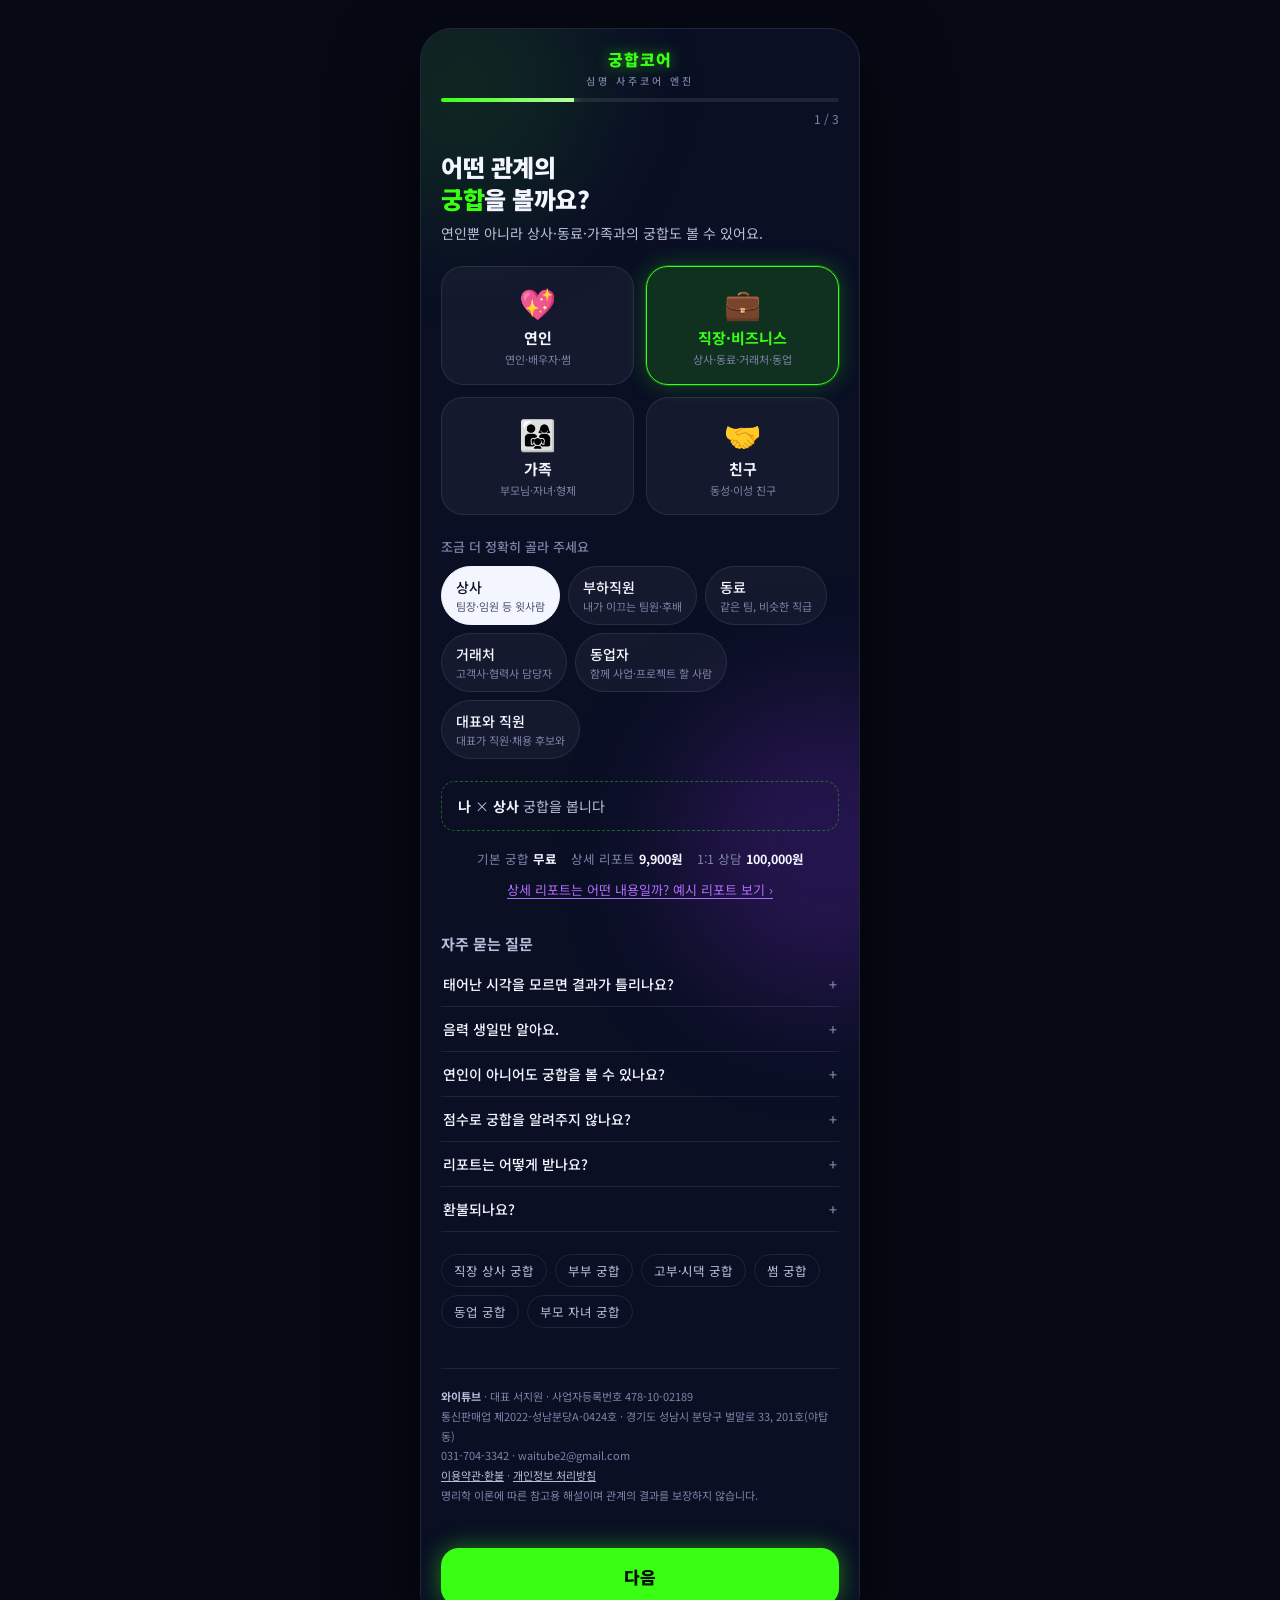
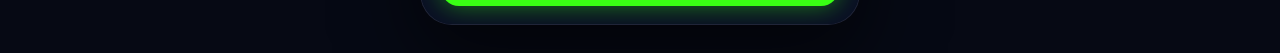
<file: v2/index.html>
<!DOCTYPE html><html lang="ko"><head><meta charset="UTF-8"><meta name="robots" content="noindex"><script>location.replace("../"+location.search+location.hash)</script><title>궁합코어</title></head><body><a href="../">궁합코어로 이동</a></body></html>
</file>
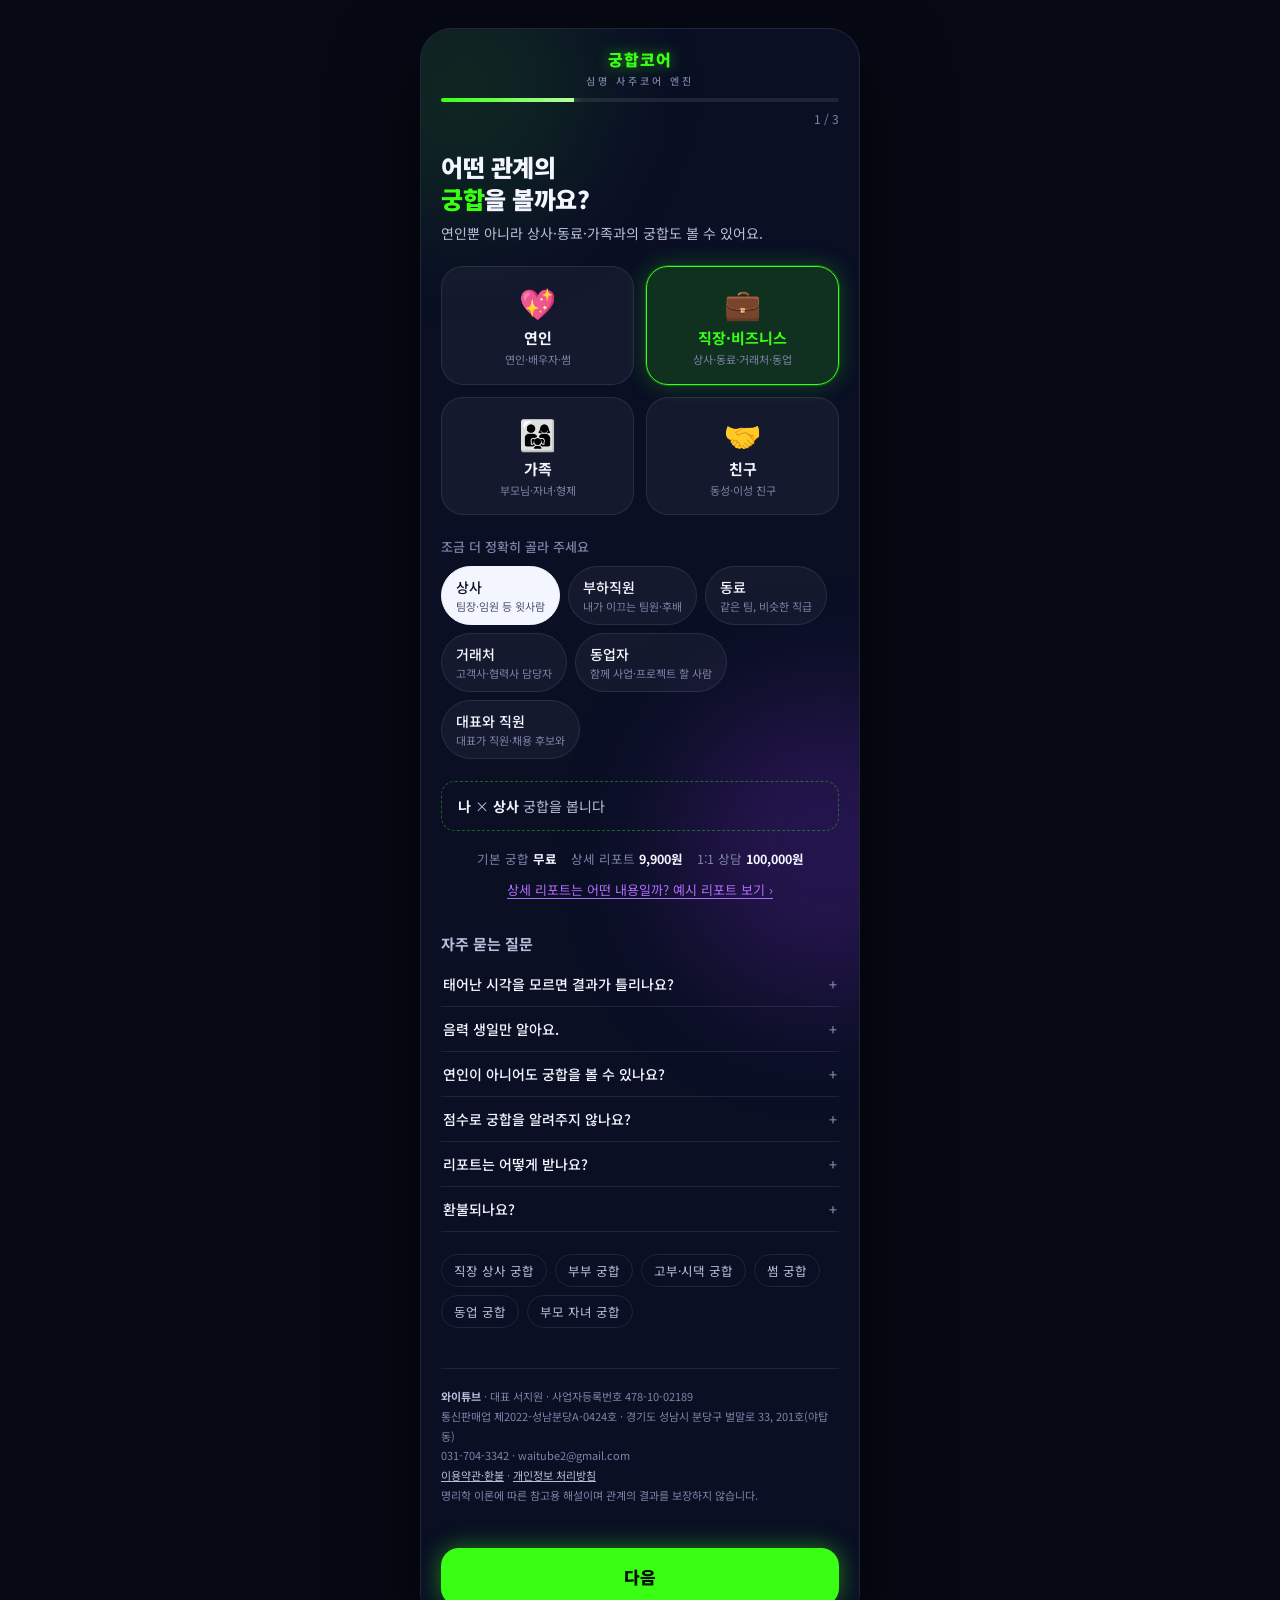
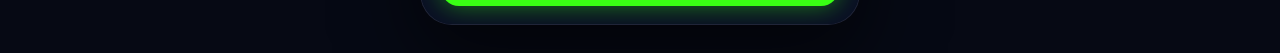
<file: classic.html>
<!DOCTYPE html>
<html lang="ko" data-theme="midnight"><head><meta charset="UTF-8"><meta name="viewport" content="width=device-width,initial-scale=1,viewport-fit=cover">
<link rel="manifest" href="manifest.json"><meta name="theme-color" content="#0A0F24"><meta name="robots" content="noindex"><link rel="apple-touch-icon" href="apple-touch-icon.png">
<meta name="apple-mobile-web-app-capable" content="yes"><meta name="apple-mobile-web-app-title" content="궁합코어">
<meta property="og:type" content="website"><meta property="og:url" content="https://gunghapcore.kr/"><meta property="og:site_name" content="궁합코어">
<meta property="og:title" content="궁합코어 — 연인부터 상사·동료까지, 사주로 보는 관계 궁합"><meta property="og:description" content="상사와 나, 대표와 직원, 함께 일할 동료까지. 생년월일시만 넣으면 8개 축 궁합을 무료로 볼 수 있어요.">
<meta property="og:image" content="https://gunghapcore.kr/og-image-v2.png"><meta property="og:image:width" content="1200"><meta property="og:image:height" content="630"><meta name="twitter:card" content="summary_large_image">
<title>궁합코어 — 연인·직장·가족까지 사주로 보는 무료 궁합</title>
<link rel="canonical" href="https://gunghapcore.kr/">
<meta name="naver-site-verification" content="3466ae4d577dec2be87abfdaf625725c0367ae8c" />
<meta name="claude:viewport-fit-sides" content="cover">
<meta name="description" content="연인·부부는 물론 상사와 나, 대표와 직원, 함께 일할 동료까지. 두 사람의 생년월일시로 8개 축 사주 궁합을 무료로 확인하세요.">
<link rel="preconnect" href="https://fonts.googleapis.com">
<link rel="stylesheet" href="https://fonts.googleapis.com/css2?family=Noto+Serif+KR:wght@400;700;900&family=Noto+Sans+KR:wght@400;500;700&display=swap">
<link rel="stylesheet" href="styles.css">
<style>.rel-hero{display:none}</style>
</head><body>

<header class="top">
  <div class="wrap">
    <div class="brand-row">
      <div class="seal-mark" aria-hidden="true">宮<br>合</div>
      <div><p class="brand">궁합코어</p><p class="brand-sub">심명 사주코어 엔진</p></div>
    </div>
    <h1 class="hero-title">궁합은 연인끼리만<br>보는 게 아닙니다</h1>
    <p class="lead">연인·배우자는 물론 상사, 거래처, 가족, 친구까지. 두 사람의 생년월일시만 넣으면 누가 끌어 주고 누가 받쳐 주는지 8개 축으로 풀어 드립니다.</p>
    <div class="rel-hero" id="heroRels" aria-label="관계 묶음을 골라 바로 시작하기"></div>
    <div class="price-line">
      <span>기본 궁합 <b>무료</b></span>
      <span>상세 리포트 <b id="pReport">9,900원</b></span>
      <span>1:1 궁합 상담 <b id="pConsult">100,000원</b></span>
    </div>
  </div>
</header>

<main class="wrap" id="app">

  <!-- ===== 홈: 입력 + 무료 결과 ===== -->
  <div id="viewHome" style="display:grid;gap:22px">
    <section class="panel" aria-labelledby="formTitle">
      <h2 class="sec" id="formTitle">두 사람 정보 넣기</h2>
      <form id="gunghapForm" novalidate>
        <div class="rel-pick">
          <p class="rel-q"><span class="step">1</span>어떤 사이인가요?</p>
          <div class="rel-tabs" id="relTabs" role="tablist" aria-label="관계 묶음"></div>
          <p class="rel-q" id="relQ"><span class="step">2</span>조금 더 구체적으로 골라 주세요</p>
          <div class="rel-opts" id="relPicker" role="radiogroup" aria-labelledby="relQ"></div>
          <p class="rel-now" id="relNow" aria-live="polite"></p>
        </div>
        <div class="people">
          <fieldset>
            <legend id="legendA">나</legend>
            <label for="nameA">이름 또는 별명</label>
            <input type="text" id="nameA" placeholder="예: 지민" maxlength="10" autocomplete="off">
            <div class="cal-switch" role="radiogroup" aria-label="달력 종류">
              <input type="radio" name="calA" id="calASolar" value="solar" checked><label for="calASolar">양력</label>
              <input type="radio" name="calA" id="calALunar" value="lunar"><label for="calALunar">음력</label>
            </div>
            <label for="yearA">생년월일</label>
            <div class="ymd">
              <select id="yearA" aria-label="태어난 해"></select>
              <select id="monthA" aria-label="태어난 달"></select>
              <select id="dayA" aria-label="태어난 날"></select>
            </div>
            <div class="check" id="leapWrapA" hidden><input type="checkbox" id="leapA"><label for="leapA">윤달이에요</label></div>
            <p class="form-note conv" id="convA" aria-live="polite"></p>
            <label for="btimeA">태어난 시각</label>
            <input type="time" id="btimeA">
            <p class="form-note" id="sijiA" aria-live="polite"></p>
            <div class="check"><input type="checkbox" id="timeUnknownA"><label for="timeUnknownA">시각을 몰라요</label></div>
          </fieldset>
          <fieldset>
            <legend id="legendB">상대</legend>
            <label for="nameB">이름 또는 별명</label>
            <input type="text" id="nameB" placeholder="예: 서준" maxlength="10" autocomplete="off">
            <div class="cal-switch" role="radiogroup" aria-label="달력 종류">
              <input type="radio" name="calB" id="calBSolar" value="solar" checked><label for="calBSolar">양력</label>
              <input type="radio" name="calB" id="calBLunar" value="lunar"><label for="calBLunar">음력</label>
            </div>
            <label for="yearB">생년월일</label>
            <div class="ymd">
              <select id="yearB" aria-label="태어난 해"></select>
              <select id="monthB" aria-label="태어난 달"></select>
              <select id="dayB" aria-label="태어난 날"></select>
            </div>
            <div class="check" id="leapWrapB" hidden><input type="checkbox" id="leapB"><label for="leapB">윤달이에요</label></div>
            <p class="form-note conv" id="convB" aria-live="polite"></p>
            <label for="btimeB">태어난 시각</label>
            <input type="time" id="btimeB">
            <p class="form-note" id="sijiB" aria-live="polite"></p>
            <div class="check"><input type="checkbox" id="timeUnknownB"><label for="timeUnknownB">시각을 몰라요</label></div>
          </fieldset>
        </div>
        <p class="form-note" id="formError" role="alert"></p>
        <button type="submit" class="btn-seal" id="goBtn">무료로 궁합 보기</button>
        <p class="form-note">입력한 정보는 이 기기 안에서만 계산되며 서버에 저장되지 않습니다. 태어난 시각은 한국 표준시 30분 보정을 적용합니다(예: 술시 19:30~21:29). 23:30 이후 출생은 다음 날 자시로 봅니다.</p>
      </form>
    </section>

    <div id="sampleNote" class="muted small" style="margin-bottom:-12px">아래는 <b>예시 결과</b>입니다. 위에 두 분 정보를 넣으면 바로 바뀝니다.</div>
    <div id="freeResult" style="display:grid;gap:22px"></div>

    <!-- 상품 -->
    <section class="panel" id="offers" aria-labelledby="offerTitle">
      <h2 class="sec" id="offerTitle">더 깊이 보고 싶다면</h2>
      <div class="offers">
        <article class="offer main">
          <div class="offer-head"><h3>상세 궁합 리포트</h3><span class="price" id="pReport2">9,900원</span></div>
          <ul>
            <li>8개 축 풀이 전문 (무료 결과에서 잠긴 6개 축 포함)</li>
            <li>두 사람의 사주 원국, 오행 분포, 용신 비교</li>
            <li>앞으로 10년, 해마다 두 사람에게 좋은 해·조심할 해</li>
            <li>서로에게 힘이 되는 활동·장소·말 습관 처방</li>
            <li>평생 다시 열어볼 수 있는 리포트 링크</li>
          </ul>
          <div id="payBox" hidden>
            <div class="check pay-agree"><input type="checkbox" id="payAgree"><label for="payAgree">결제 즉시 열리는 디지털 콘텐츠라, 리포트를 연 뒤에는 환불이 어렵다는 점을 확인했어요. (입력 오류는 1회 무료로 다시 만들어 드려요)</label></div>
            <button type="button" class="btn-seal" id="payBtn">카드·간편결제로 <span id="pReport4">9,900원</span> 결제하기</button>
            <p class="form-note" id="payNote">결제가 끝나면 바로 상세 리포트가 열리고, 그 주소로 언제든 다시 볼 수 있어요.</p>
            <p class="form-note" id="myReports" hidden></p>
          </div>
          <ol class="steps" id="orderSteps">
            <li><div>위에서 <b>두 사람 정보를 넣고 '무료로 궁합 보기'</b>를 눌러 주세요. 그러면 신청 코드가 만들어집니다.</div></li>
            <li><div>아래 계좌로 <b id="pReport3">9,900원</b>을 보내 주세요.<br>
              <span class="account" id="bankLine"></span></div></li>
            <li><div>신청 코드와 입금자명을 카카오톡으로 보내 주세요.
              <div class="copybox"><input id="orderCode" readonly value="먼저 무료 궁합을 확인해 주세요" aria-label="신청 코드"><button type="button" class="btn-line" id="copyCode">복사</button></div>
              <div class="toast" id="copyToast"></div>
              <a class="btn-line" id="kakaoOrder" href="#" target="_blank" rel="noopener" style="margin-top:6px">카카오톡으로 신청하기</a></div></li>
            <li><div>입금 확인 후 <b>리포트 링크</b>를 카카오톡으로 보내 드립니다. (평일 10~19시, 보통 1시간 안)</div></li>
          </ol>
        </article>
        <article class="offer">
          <div class="offer-head"><h3>심명 1:1 궁합 상담</h3><span class="price" id="pConsult2">100,000원</span></div>
          <ul>
            <li>명리 전문 상담가가 두 사람의 원국을 함께 놓고 직접 풀이</li>
            <li>결혼 시기·택일, 갈등 패턴, 가족 관계까지 질문 자유</li>
            <li>상세 리포트를 받으신 분은 리포트를 바탕으로 더 깊게 상담</li>
          </ul>
          <button type="button" class="btn-seal open-consult" id="openConsult1">상담 신청하기</button>
        </article>
      </div>
    </section>

    <section class="panel" aria-labelledby="faqTitle">
      <h2 class="sec" id="faqTitle">자주 묻는 질문</h2>
      <details><summary>태어난 시각을 모르면 결과가 틀리나요?</summary><p>시각 없이도 8개 축 모두 계산됩니다. 다만 시주가 빠져 오행 분포와 용신이 조금 달라질 수 있어, 아시면 넣는 편이 더 정확합니다.</p></details>
      <details><summary>음력 생일만 알아요.</summary><p>생년월일 위의 '음력'을 누르고 음력 날짜를 그대로 넣으시면 됩니다. 윤달에 태어나셨다면 '윤달이에요'에 체크해 주세요. 한국천문연구원 기준으로 양력으로 바꿔 계산합니다.</p></details>
      <details><summary>연인이 아니어도 궁합을 볼 수 있나요?</summary><p>네. 명리학의 궁합은 두 사람의 기운이 서로 살려 주는지, 누르는지를 보는 것이라 상사·부하직원·동료·거래처·동업자, 부모님·자녀·형제자매·배우자 가족, 동성·이성 친구까지 어떤 관계에도 쓸 수 있습니다. 관계를 고르면 그 관계에 맞는 말로 풀어 드립니다.</p></details>
      <details><summary>점수로 궁합을 알려주지 않나요?</summary><p>축마다 성격이 다른 기운을 하나의 숫자로 뭉뚱그리지 않기 위해 '우호·중립·주의' 3단계로만 보여드립니다.</p></details>
      <details><summary>리포트는 어떻게 받나요?</summary><p>입금 확인 후 카카오톡으로 리포트 링크를 보내 드립니다. 링크는 기간 제한 없이 다시 열어볼 수 있습니다.</p></details>
      <details><summary>환불되나요?</summary><p>리포트 링크를 받기 전에는 전액 환불됩니다. 리포트를 받은 뒤에는 디지털 콘텐츠 특성상 환불이 어렵고, 입력 오류로 잘못 만들어진 경우 무료로 다시 만들어 드립니다.</p></details>
    </section>
  </div>

  <!-- ===== 결제 확인 ===== -->
  <section class="panel" id="viewPay" hidden aria-live="polite">
    <h2 class="sec" id="payTitle">결제를 확인하고 있어요</h2>
    <p class="small" id="payMsg">잠시만 기다려 주세요. 창을 닫지 마세요.</p>
    <div id="payActions"></div>
  </section>

  <!-- ===== 상세 리포트 ===== -->
  <div id="viewReport" hidden style="display:grid;gap:22px">
    <section class="panel paid-notice" id="paidNotice" hidden>
      <p class="done-msg">결제가 완료됐어요. 고맙습니다.</p>
      <p class="small">이 페이지 주소가 두 분의 리포트 열쇠예요. 아래 버튼으로 링크를 복사해 카톡 '나와의 채팅' 등에 저장해 두시면 언제든 다시 열 수 있어요.</p>
      <div class="copybox"><input id="myLink" readonly aria-label="내 리포트 링크"><button type="button" class="btn-line" id="copyMyLink">링크 복사</button></div>
      <div class="toast" id="myLinkToast"></div>
    </section>
    <div id="fullReport" style="display:grid;gap:22px"></div>
    <section class="panel">
      <h2 class="sec">두 분의 이야기를 더 깊이 듣고 싶다면</h2>
      <p class="small">심명 1:1 궁합 상담에서 이 리포트를 바탕으로 결혼 시기, 갈등 패턴, 가족 관계까지 직접 풀이해 드립니다.</p>
      <button type="button" class="btn-seal open-consult" id="openConsult2">1:1 상담 신청하기</button>
      <p class="small muted" style="margin-top:10px">이 리포트는 받으신 분만 여는 개인 링크입니다. 다른 분께 공유하지 말아 주세요.</p>
    </section>
  </div>
  <!-- ===== 1:1 상담 신청 (이메일로 운영자에게 전달) ===== -->
  <section class="panel" id="consultPanel" hidden aria-labelledby="consultTitle">
    <h2 class="sec" id="consultTitle">1:1 궁합 상담 신청</h2>
    <p class="small">남겨 주신 연락처로 심명이 직접 연락드려 상담 일정을 잡아 드립니다. 상담료 <b id="pConsult3">100,000원</b>은 일정이 확정되면 안내해 드립니다.</p>
    <form id="consultForm" novalidate>
      <label for="cName">이름</label>
      <input type="text" id="cName" maxlength="20" autocomplete="name" required>
      <label for="cPhone">휴대폰 번호</label>
      <input type="tel" id="cPhone" maxlength="20" autocomplete="tel" placeholder="010-0000-0000" required>
      <label for="cWay">원하는 상담 방식</label>
      <select id="cWay"><option>전화 상담</option><option>카카오톡 상담</option><option>대면 상담 (분당 사무실)</option></select>
      <label for="cWhen">연락받기 편한 시간</label>
      <input type="text" id="cWhen" maxlength="60" placeholder="예: 평일 저녁 7시 이후">
      <label for="cMsg">궁금한 점 (선택)</label>
      <textarea id="cMsg" rows="3" maxlength="500" placeholder="예: 결혼 시기, 시댁과의 관계가 궁금해요"></textarea>
      <p class="form-note" id="cPair"></p>
      <div class="check"><input type="checkbox" id="cAgree"><label for="cAgree">상담 연락을 위한 개인정보 수집·이용에 동의합니다 (이름, 휴대폰 번호, 두 사람의 생년월일시 — 상담 종료 후 1년 보관)</label></div>
      <input type="text" id="cHoney" tabindex="-1" autocomplete="off" aria-hidden="true" class="honey">
      <p class="form-note" id="cError" role="alert"></p>
      <button type="submit" class="btn-seal" id="cSubmit">상담 신청 보내기</button>
    </form>
    <div id="cDone" hidden>
      <p class="done-msg">상담 신청이 접수되었습니다.</p>
      <p class="small">평일 기준 하루 안에 <b id="cDonePhone"></b>로 연락드립니다. 급하시면 카카오톡으로도 말씀해 주세요.</p>
      <a class="btn-line" id="kakaoConsult3" href="#" target="_blank" rel="noopener">카카오톡으로 문의하기</a>
    </div>
  </section>
  <section class="panel" id="viewBadLink" hidden>
    <h2 class="sec">리포트 링크를 확인해 주세요</h2>
    <p class="small">링크가 잘렸거나 잘못 복사된 것 같습니다. 카카오톡으로 받은 링크 전체를 다시 눌러 주세요. 계속 열리지 않으면 카카오톡으로 알려 주시면 바로 다시 보내 드립니다.</p>
  </section>

  <!-- ===== 운영자 화면 (#admin) ===== -->
  <section class="panel" id="viewAdmin" hidden>
    <h2 class="sec">운영자 · 리포트 링크 발급</h2>
    <div id="adminLock">
      <label for="adminPin">운영자 비밀번호</label>
      <input type="password" id="adminPin" autocomplete="off">
      <button type="button" class="btn-seal" id="adminEnter">들어가기</button>
      <p class="form-note" id="adminErr" role="alert"></p>
    </div>
    <div id="adminBody" hidden>
      <label for="adminCode">고객이 보낸 신청 코드</label>
      <textarea id="adminCode" rows="3" placeholder="카카오톡으로 받은 신청 코드를 붙여넣으세요"></textarea>
      <button type="button" class="btn-seal" id="adminMake">입금 확인 · 리포트 링크 만들기</button>
      <div id="adminOut" class="small" style="margin-top:14px"></div>
    </div>
  </section>
</main>

<footer>
  <div class="wrap">
    <p class="guide-links"><a href="boss/">직장 상사 궁합</a><a href="couple/">부부 궁합</a><a href="inlaw/">고부·시댁 궁합</a><a href="some/">썸 궁합</a><a href="partner/">동업 궁합</a><a href="family/">부모 자녀 궁합</a></p>
    <nav><a href="#terms" id="lnkTerms">이용약관·환불</a><a href="#privacy" id="lnkPrivacy">개인정보 처리방침</a></nav>
    <div class="policy" id="policyBox" hidden></div>
    <p id="bizLine1"></p>
    <p id="bizLine2"></p>
    <p id="bizLine3"></p>
    <p style="margin-top:8px">궁합코어의 모든 결과는 명리학 이론에 따른 참고용 해설이며, 관계의 결과를 보장하지 않습니다.</p>
  </div>
</footer>

<script src="config.js"></script>
<script src="analytics.js"></script>
<script src="lunar.js"></script>
<script src="saju-core.js"></script>
<script src="gunghap-core.js"></script>
<script src="gunghap-report.js"></script>
<script src="app.js"></script>
</body></html>
</file>
<file: styles.css>
/* 궁합코어 — 한지(종이) 바탕 + 붉은 낙관(인장) 포인트. 와이튜브 사주코어 브랜드를 그대로 잇습니다.
   Layout: 640px 단일 컬럼. 위에서부터 소개 → 입력 → 무료 결과 → 상품(리포트·상담) → FAQ → 사업자 정보 */
:root{
  --paper:#E8DEC4; --paper-deep:#DED2AE; --paper-hi:#F1EAD6;
  --ink:#211E19; --ink-soft:#55503f; --wood:#8a7048;
  --seal:#A2352A; --seal-dark:#7c2820; --on-seal:#FFF8EC;
  --mok:#3F6B44; --hwa:#B0402C; --to:#A9822F; --geum:#7B7A6E; --su:#2E4E72;
  --good-bg:rgba(63,107,68,.12); --care-bg:rgba(176,64,44,.12); --lean-bg:rgba(169,130,47,.14);
  --serif:'Noto Serif KR','Nanum Myeongjo',serif;
  --sans:'Noto Sans KR','Apple SD Gothic Neo','Malgun Gothic',sans-serif;
}
@media (prefers-color-scheme: dark){ :root:not([data-theme="light"]){
  --paper:#1f1a13; --paper-deep:#2a2219; --paper-hi:#332a1f;
  --ink:#ECE3CC; --ink-soft:#b8ab8a; --wood:#7a6442;
  --seal:#E0654F; --seal-dark:#c2503d; --on-seal:#1f1a13;
  --mok:#6FAE78; --hwa:#E0714F; --to:#D8AE57; --geum:#A6A496; --su:#6E9FD8;
  --good-bg:rgba(111,174,120,.16); --care-bg:rgba(224,113,79,.16); --lean-bg:rgba(216,174,87,.16);
  color-scheme:dark; } }
:root[data-theme="dark"]{
  --paper:#1f1a13; --paper-deep:#2a2219; --paper-hi:#332a1f;
  --ink:#ECE3CC; --ink-soft:#b8ab8a; --wood:#7a6442;
  --seal:#E0654F; --seal-dark:#c2503d; --on-seal:#1f1a13;
  --mok:#6FAE78; --hwa:#E0714F; --to:#D8AE57; --geum:#A6A496; --su:#6E9FD8;
  --good-bg:rgba(111,174,120,.16); --care-bg:rgba(224,113,79,.16); --lean-bg:rgba(216,174,87,.16);
  color-scheme:dark; }

*{box-sizing:border-box}
body{margin:0;word-break:keep-all;overflow-wrap:break-word;background:var(--paper);color:var(--ink);font-family:var(--sans);font-size:15px;line-height:1.65}
.wrap{max-width:640px;margin:0 auto;padding-left:max(16px,env(safe-area-inset-left,0px));padding-right:max(16px,env(safe-area-inset-right,0px))}
a{color:var(--seal)}
h1,h2,h3,h4{font-family:var(--serif);text-wrap:balance;margin:0}
.muted{color:var(--ink-soft)} .small{font-size:12.5px}
.eyebrow{font-size:11.5px;letter-spacing:.3em;color:var(--seal);font-weight:700;margin:0 0 6px}
button,.btn{font:inherit;cursor:pointer}
:focus-visible{outline:2px solid var(--seal);outline-offset:2px}

/* 머리 */
.top{padding-block:28px 26px;border-bottom:1px solid var(--wood);background:
  radial-gradient(circle at 100% 0%, var(--care-bg), transparent 55%), var(--paper)}
.brand-row{display:flex;align-items:center;gap:12px;margin-bottom:22px}
.top .seal-mark{display:grid;place-items:center;flex:none;width:46px;height:46px;background:var(--seal);color:var(--on-seal);
  font-family:var(--serif);font-weight:900;font-size:16px;line-height:1.05;border-radius:6px;transform:rotate(-4deg);text-align:center}
.brand{font-family:var(--serif);font-weight:900;font-size:19px;margin:0;line-height:1.2}
.brand-sub{font-size:11.5px;color:var(--ink-soft);margin:0;letter-spacing:.08em}
.hero-title{font-size:clamp(30px,8.4vw,44px);font-weight:900;line-height:1.22;letter-spacing:-.02em}
.top .lead{margin:14px 0 0;font-size:15.5px;max-width:32em}
/* 첫 화면 — 세 묶음 카드 */
.rel-hero{display:grid;grid-template-columns:repeat(3,1fr);gap:8px;margin-top:20px}
@media (max-width:520px){.rel-hero{grid-template-columns:1fr}}
.hero-card{display:grid;gap:6px;text-align:left;padding:14px 14px 13px;border:1px solid var(--wood);border-radius:4px;background:var(--paper-hi);
  color:var(--ink);cursor:pointer;transition:border-color .15s,transform .15s}
.hero-card:hover{border-color:var(--seal);transform:translateY(-1px)}
.hc-top{display:flex;align-items:center;gap:9px}
.hc-han{display:grid;place-items:center;flex:none;width:30px;height:30px;border-radius:4px;background:var(--seal);color:var(--on-seal);
  font-family:var(--serif);font-weight:900;font-size:16px;transform:rotate(-4deg)}
.hc-title{font-family:var(--serif);font-weight:900;font-size:16px}
.hc-list{font-size:12.5px;color:var(--ink-soft);line-height:1.5}
@media (max-width:520px){.hero-card{grid-template-columns:auto 1fr;align-items:center;column-gap:12px;padding:12px 14px}.hc-list{grid-column:2}.hc-top{display:contents}.hc-han{grid-row:1/3}}
.price-line{display:flex;flex-wrap:wrap;gap:8px;margin-top:18px}
.price-line span{font-size:12.5px;border:1px solid var(--wood);padding:5px 10px;border-radius:2px;background:var(--paper-hi)}
.price-line b{color:var(--seal)}

/* 관계 고르기 — 1단계 묶음 탭, 2단계 구체적인 관계 */
.rel-pick{margin-bottom:18px}
.rel-q{display:flex;align-items:center;gap:8px;font-family:var(--serif);font-weight:700;font-size:15px;margin:0 0 10px}
.rel-q+.rel-tabs{margin-bottom:18px}
.step{display:grid;place-items:center;width:20px;height:20px;border-radius:50%;background:var(--ink);color:var(--paper);font-family:var(--sans);font-size:11px;font-weight:700}
.rel-tabs{display:grid;grid-template-columns:repeat(3,1fr);gap:6px}
.rel-tab{display:grid;justify-items:center;gap:1px;padding:12px 6px 10px;border:1px solid var(--wood);border-radius:4px;background:var(--paper-hi);color:var(--ink);cursor:pointer}
.tab-han{font-family:var(--serif);font-weight:900;font-size:20px;line-height:1.2;color:var(--seal)}
.tab-title{font-family:var(--serif);font-weight:700;font-size:15px}
.tab-sub{font-size:11px;color:var(--ink-soft);text-align:center;line-height:1.35}
.rel-tab.on{background:var(--seal);border-color:var(--seal);color:var(--on-seal)}
.rel-tab.on .tab-han,.rel-tab.on .tab-sub{color:var(--on-seal)}
.rel-tab.on .tab-sub{opacity:.85}
.rel-opt-group{display:grid;grid-template-columns:repeat(3,1fr);gap:6px}
@media (max-width:520px){.rel-opt-group{grid-template-columns:repeat(2,1fr)}}
.rel-opts input{position:absolute;opacity:0;pointer-events:none}
.rel-opt{display:grid;align-content:start;gap:2px;margin:0;padding:10px 12px;border:1px solid var(--wood);border-radius:4px;background:var(--paper);cursor:pointer;min-width:0}
.opt-title{font-family:var(--serif);font-weight:700;font-size:14.5px;color:var(--ink)}
.opt-desc{font-size:11.5px;color:var(--ink-soft);line-height:1.4}
.rel-opt:hover{border-color:var(--seal)}
.rel-opts input:checked+.rel-opt{border:2px solid var(--seal);padding:9px 11px;background:var(--paper-hi)}
.rel-opts input:checked+.rel-opt .opt-title{color:var(--seal)}
.rel-opts input:checked+.rel-opt .opt-title::before{content:'✓ ';font-family:var(--sans)}
.rel-opts input:focus-visible+.rel-opt{outline:2px solid var(--seal);outline-offset:2px}
.rel-now{margin:12px 0 0;padding:9px 12px;border-left:3px solid var(--seal);background:var(--paper-hi);font-size:13.5px;color:var(--ink-soft)}
.rel-now b{color:var(--ink);font-family:var(--serif)}
.rel-now .x{color:var(--seal);padding:0 6px}

/* 관계별 읽는 법 */
.rel-panel{border:2px solid var(--seal)}
.rel-tip{margin:-6px 0 12px;color:var(--ink-soft)}
.rel-rows{display:grid;gap:10px}
.rel-row{border:1px solid var(--wood);border-radius:2px;background:var(--paper-hi);padding:12px 14px}
.rel-head{font-size:12px;color:var(--ink-soft)}
.rel-tag{font-family:var(--serif);font-weight:900;font-size:18px;color:var(--seal);margin:2px 0 4px}
.rel-god{font-family:var(--sans);font-weight:700;font-size:11px;color:var(--ink-soft);border:1px solid var(--wood);border-radius:3px;padding:0 5px;vertical-align:3px}
.rel-row p{margin:0;font-size:14px}
.rel-caution{margin:12px 0 0;color:var(--hwa)}
.rel-caution b{margin-right:6px}

main.wrap{padding-block:24px 40px;display:grid;gap:22px}
.panel{background:var(--paper-deep);border:1px solid var(--wood);border-radius:2px;padding:20px;min-width:0}
.sec{font-size:15.5px;margin-bottom:14px;display:flex;align-items:center;gap:8px}
.sec::before{content:'';width:6px;height:6px;border-radius:50%;background:var(--seal)}

/* 입력 */
.people{display:grid;grid-template-columns:1fr 1fr;gap:14px}
@media (max-width:560px){.people{grid-template-columns:1fr}}
fieldset{border:1px solid var(--wood);border-radius:2px;padding:14px;margin:0;background:var(--paper-hi);min-width:0}
legend{font-family:var(--serif);font-weight:700;padding:0 6px}
label{display:block;font-size:12.5px;color:var(--ink-soft);margin:10px 0 4px}
input[type=text],input[type=date],input[type=time],input[type=password],textarea{width:100%;padding:10px 11px;border:1px solid var(--wood);border-radius:2px;background:var(--paper);color:var(--ink);font:inherit;font-size:15px}
.check{display:flex;gap:6px;align-items:center;font-size:12.5px;color:var(--ink-soft);margin-top:8px}
.check label{margin:0}
.btn-seal{display:block;width:100%;margin-top:16px;padding:14px;border:none;border-radius:2px;background:var(--seal);color:var(--on-seal);
  font-family:var(--serif);font-weight:700;font-size:16px;letter-spacing:.04em;text-align:center;text-decoration:none}
.btn-seal:hover{background:var(--seal-dark)}
.btn-line{display:inline-block;padding:9px 14px;border:1px solid var(--seal);border-radius:2px;background:transparent;color:var(--seal);font-weight:700;font-size:13.5px;text-decoration:none}
.form-note{font-size:12px;color:var(--ink-soft);margin:10px 0 0}

/* 결과 */
.pair-title{font-size:24px;font-weight:900}
.pair-title .x{color:var(--seal);font-weight:400;padding:0 4px}
.chips{display:flex;flex-wrap:wrap;gap:6px;margin:12px 0 16px}
.chip{font-size:12px;padding:5px 10px;border-radius:14px;color:#fff;font-weight:700}
.bg-mok{background:var(--mok)} .bg-hwa{background:var(--hwa)} .bg-to{background:var(--to)} .bg-geum{background:var(--geum)} .bg-su{background:var(--su)}
.e-mok{color:var(--mok)} .e-hwa{color:var(--hwa)} .e-to{color:var(--to)} .e-geum{color:var(--geum)} .e-su{color:var(--su)}
.tally-strip{display:grid;grid-template-columns:repeat(3,1fr);gap:8px}
.tally-item{text-align:center;padding:10px 4px;border:1px solid var(--wood);border-radius:2px;background:var(--paper-hi)}
.tally-item .num{display:block;font-family:var(--serif);font-weight:900;font-size:24px;font-variant-numeric:tabular-nums}
.tally-item .label{font-size:11.5px;color:var(--ink-soft)}
.hoho .num{color:var(--mok)} .jungrip .num{color:var(--to)} .juui .num{color:var(--hwa)}
.overall{margin:12px 0 0;font-size:14px}
.axis-list{display:grid;gap:10px}
.axis-card{border:1px solid var(--wood);border-radius:2px;background:var(--paper-hi);padding:14px;min-width:0}
.axis-head{display:flex;justify-content:space-between;align-items:flex-start;gap:8px;margin-bottom:6px}
.axis-head h3{font-size:14px;line-height:1.45}
.tier-badge{font-family:var(--serif);font-weight:700;font-size:11px;padding:3px 10px;border-radius:10px;color:#fff;white-space:nowrap}
.tier-우호{background:var(--mok)} .tier-중립{background:var(--to)} .tier-주의{background:var(--hwa)}
.axis-stems{font-family:var(--serif);font-weight:700;font-size:13px;color:var(--seal);margin-bottom:4px}
.axis-sub,.axis-note{font-size:12px;color:var(--ink-soft);margin-bottom:6px}
.axis-text{font-size:14px;white-space:pre-line}
.is-locked{background:transparent;border-style:dashed}
.axis-locked{font-size:12.5px;color:var(--ink-soft);display:flex;gap:8px;align-items:center}
.lock-ico{font-family:var(--serif);font-size:12px;color:var(--seal);border:1px solid var(--seal);border-radius:3px;padding:0 4px}

/* 10년 흐름 */
.years{list-style:none;margin:0;padding:0;display:grid;gap:8px}
.yr{border:1px solid var(--wood);border-left-width:4px;border-radius:2px;padding:10px 12px;background:var(--paper-hi)}
.yr p{margin:6px 0 0;font-size:13.5px}
.yr-head{display:flex;flex-wrap:wrap;gap:8px;align-items:baseline}
.yr-num{font-family:var(--serif);font-weight:900;font-size:17px;font-variant-numeric:tabular-nums}
.yr-gz{font-size:12.5px;color:var(--ink-soft)}
.yr-label{font-weight:700;font-size:13.5px;margin-left:auto}
.yr-who{display:flex;flex-wrap:wrap;gap:4px 14px;font-size:12px;color:var(--ink-soft);margin-top:4px}
.yr-good{border-left-color:var(--mok);background:var(--good-bg)} .yr-good .yr-label{color:var(--mok)}
.yr-care{border-left-color:var(--hwa);background:var(--care-bg)} .yr-care .yr-label{color:var(--hwa)}
.yr-lean{border-left-color:var(--to);background:var(--lean-bg)} .yr-lean .yr-label{color:var(--to)}
.yr-even{border-left-color:var(--geum)}
.yr-locked{border-style:dashed;background:transparent} .yr-locked .yr-label{color:var(--ink-soft);font-weight:400;font-size:12px}
.yr-chung{font-size:12px;color:var(--hwa);margin-top:4px}

/* 상품 */
.offers{display:grid;gap:14px}
.offer{border:1px solid var(--wood);border-radius:2px;padding:18px;background:var(--paper-hi)}
.offer.main{border:2px solid var(--seal)}
.offer-head{display:flex;justify-content:space-between;align-items:baseline;gap:10px;flex-wrap:wrap}
.offer-head h3{font-size:17px}
.offer .price{font-family:var(--serif);font-weight:900;font-size:22px;color:var(--seal);font-variant-numeric:tabular-nums}
.offer ul{margin:10px 0 0;padding-left:18px;font-size:14px}
.offer li{margin:3px 0}
.steps{margin:14px 0 0;padding:0;list-style:none;display:grid;gap:10px;counter-reset:s}
.steps li{display:grid;grid-template-columns:28px 1fr;gap:8px;font-size:14px;counter-increment:s}
.steps li::before{content:counter(s);display:grid;place-items:center;width:24px;height:24px;border-radius:50%;background:var(--seal);color:var(--on-seal);font-size:12px;font-weight:700}
.copybox{display:flex;gap:8px;margin-top:6px;min-width:0}
.copybox code,.copybox input{flex:1;min-width:0;font-family:ui-monospace,Menlo,monospace;font-size:12px;padding:8px;border:1px solid var(--wood);background:var(--paper);color:var(--ink);border-radius:2px;overflow-wrap:anywhere}
.account{font-variant-numeric:tabular-nums;font-weight:700}
.toast{font-size:12px;color:var(--mok);min-height:1em;margin-top:4px}

/* 리포트 */
.report-cover{border:2px solid var(--seal)}
.key-years{display:grid;grid-template-columns:1fr 1fr;gap:8px;margin-top:12px}
.key-years div{border:1px solid var(--wood);padding:10px;border-radius:2px;background:var(--paper-hi);display:grid;gap:2px;font-size:13px}
.key-years b{font-family:var(--serif)}
.persons{display:grid;grid-template-columns:1fr 1fr;gap:14px}
@media (max-width:560px){.persons,.key-years{grid-template-columns:1fr}}
.person,.care{min-width:0}
.person h4,.care h4{font-size:15px;margin-bottom:8px}
.pillars{display:grid;grid-template-columns:repeat(4,1fr);gap:6px}
.pillar{text-align:center;border:1px solid var(--wood);border-radius:2px;background:var(--paper-hi);padding:8px 2px}
.pillar.day{border:2px solid var(--seal)}
.pillar.empty{border-style:dashed;color:var(--ink-soft)}
.p-lab{font-size:10.5px;color:var(--ink-soft);letter-spacing:.1em}
.gz{font-family:var(--serif);font-weight:700;font-size:22px;line-height:1.2;display:grid}
.p-sub{font-size:11px;color:var(--ink-soft)}
.elem-rows{display:grid;gap:4px;margin-top:10px}
.elem-row{display:grid;grid-template-columns:22px 1fr 30px 40px;gap:6px;align-items:center;font-size:12.5px}
.e-name{font-family:var(--serif);font-weight:700}
.bar{height:8px;background:var(--paper-hi);border:1px solid var(--wood);border-radius:4px;overflow:hidden}
.fill{display:block;height:100%}
.e-val{font-variant-numeric:tabular-nums;text-align:right}
.yong,.hui{font-style:normal;font-size:10.5px;font-weight:700;color:var(--seal)}
.hui{color:var(--ink-soft)}
.narr{font-size:13.5px;margin:10px 0 0}
.tag{font-family:var(--sans);font-size:11px;color:var(--seal);border:1px solid var(--seal);border-radius:3px;padding:0 5px;margin-left:4px}
.care dl{margin:0;display:grid;gap:2px;font-size:13.5px}
.care dt{font-weight:700;margin-top:6px;font-size:12.5px;color:var(--ink-soft)}
.care dd{margin:0}
.note-panel{background:transparent}

/* FAQ · 하단 */
details{border-top:1px solid var(--wood);padding:10px 0}
details:last-child{border-bottom:1px solid var(--wood)}
summary{cursor:pointer;font-weight:700;font-size:14.5px}
details p{margin:8px 0 0;font-size:14px}
footer{border-top:1px solid var(--wood);padding-block:20px 40px;font-size:12px;color:var(--ink-soft)}
footer p{margin:2px 0}
footer nav{display:flex;flex-wrap:wrap;gap:12px;margin-bottom:10px}
.policy h4{font-size:14px;margin:14px 0 4px}
.policy p,.policy li{font-size:13px}
@media (prefers-reduced-motion:no-preference){ .reveal{animation:rise .35s ease-out both} @keyframes rise{from{transform:translateY(6px);opacity:.4}to{transform:none;opacity:1}} }
/* 양력·음력 선택, 연월일 */
.cal-switch{position:relative;display:inline-flex;border:1px solid var(--wood);border-radius:2px;overflow:hidden;margin-top:4px}
.cal-switch input{position:absolute;opacity:0;pointer-events:none}
.cal-switch label{margin:0;padding:6px 16px;font-size:13px;color:var(--ink-soft);cursor:pointer;background:var(--paper)}
.cal-switch input:checked+label{background:var(--seal);color:var(--on-seal);font-weight:700}
.cal-switch input:focus-visible+label{outline:2px solid var(--seal);outline-offset:-2px}
.ymd{display:grid;grid-template-columns:1.4fr 1fr 1fr;gap:6px}
select{width:100%;min-width:0;padding:10px 8px;border:1px solid var(--wood);border-radius:2px;background:var(--paper);color:var(--ink);font:inherit;font-size:15px}
.kst-note{font-size:12px;color:var(--seal);margin:-4px 0 8px}
.conv{color:var(--seal);font-weight:500;min-height:1em}
.honey{position:absolute;left:-9999px;width:1px;height:1px;opacity:0}
.done-msg{font-family:var(--serif);font-weight:700;font-size:17px;color:var(--mok);margin:0 0 6px}
#consultPanel{border:2px solid var(--seal)}
#consultForm .check{align-items:flex-start}
#consultForm .check input{margin-top:4px}
.pay-agree{align-items:flex-start;margin-top:14px}
.pay-agree input{margin-top:4px}
#payBox .btn-seal{margin-top:10px}
#payBox+.steps{margin-top:16px}
.alt-pay{margin-top:14px;border-top:1px dashed var(--wood);padding-top:6px}
.alt-pay summary{font-size:13.5px;color:var(--ink-soft)}
.paid-notice{border:2px solid var(--mok)}
[hidden]{display:none!important}
/* 결과 공유 */
.share-row{display:flex;flex-wrap:wrap;gap:8px;margin-top:10px}
.share-row .btn-seal,.share-row .btn-line{flex:1 1 160px}
/* 관계별 안내 페이지 */
.guide-links{display:flex;flex-wrap:wrap;gap:6px 14px;margin:0 0 10px}
.guide h2{font-family:var(--serif);font-size:19px;margin:26px 0 8px}
.guide p,.guide li{font-size:15px}
.guide .cta{display:block;text-align:center;text-decoration:none;margin:22px 0}
.guide .faq dt{font-weight:700;margin-top:12px}
.guide .faq dd{margin:4px 0 0}
.share-row .btn-seal{margin-top:0;width:auto}
.guide .panel>h2:first-child{margin-top:0}

/* ===== 미드나잇 테마 (2026-11 리뉴얼: 남색 + 네온 그린 + 보라) — <html data-theme="midnight"> ===== */
:root[data-theme="midnight"]{
  --paper:#0A0F24; --paper-deep:#121833; --paper-hi:#161D3D;
  --ink:#F4F6FF; --ink-soft:#B8BEDA; --wood:#2A3150;
  --seal:#39FF14; --seal-dark:#2ED10F; --on-seal:#051004;
  --mok:#34D399; --hwa:#F87171; --to:#FBBF24; --geum:#E5E7EB; --su:#60A5FA;
  --good-bg:rgba(57,255,20,.12); --care-bg:rgba(255,122,89,.14); --lean-bg:rgba(138,43,226,.18);
  --serif:'Noto Sans KR','Apple SD Gothic Neo','Malgun Gothic',sans-serif;
  color-scheme:dark; }
:root[data-theme="midnight"] body{background:radial-gradient(circle at 0 0,rgba(57,255,20,.07),transparent 40%),radial-gradient(circle at 100% 45%,rgba(138,43,226,.16),transparent 45%),var(--paper);background-attachment:fixed}
:root[data-theme="midnight"] .panel{background:rgba(255,255,255,.045);border-color:rgba(255,255,255,.09);border-radius:20px}
:root[data-theme="midnight"] .btn-seal{border-radius:16px;box-shadow:0 0 20px rgba(57,255,20,.35);font-weight:900}
:root[data-theme="midnight"] .brand{color:var(--seal);text-shadow:0 0 12px rgba(57,255,20,.5)}
:root[data-theme="midnight"] input,:root[data-theme="midnight"] select,:root[data-theme="midnight"] textarea{background:rgba(0,0,0,.3);color:var(--ink);border-color:rgba(255,255,255,.12)}
:root[data-theme="midnight"] .chip,:root[data-theme="midnight"] .tier-badge{color:#0A0F24}
/* 리포트 보강 (2026-11) */
.axis-guide{margin-top:10px;padding:10px 12px;border-radius:10px;background:var(--good-bg);font-size:13.5px;line-height:1.7}
.axis-guide b{color:var(--seal);margin-right:4px}
.at-glance{display:grid;gap:6px;margin:14px 0 4px;font-size:13.5px}
.at-glance div{display:flex;gap:10px}.at-glance b{min-width:72px}
.kw{margin:0 0 6px;font-size:12.5px;color:var(--seal)}
.sub-h{margin:18px 0 8px;font-size:15px}
.word-to{padding:12px;border-radius:12px;border:1px dashed var(--wood);font-size:13.5px}
.word-to p{margin:6px 0 0}
.near-yr{padding:12px 0;border-bottom:1px solid var(--wood)}
.near-yr h4{font-size:15px;margin-bottom:6px}.near-yr p{margin:4px 0;font-size:13.5px}
.word-to p.say{margin-top:8px;color:var(--seal);font-weight:500}
.scene{padding:14px;border-radius:12px;background:var(--care-bg);margin-bottom:10px;font-size:13.5px}
.scene h4{font-size:14.5px;margin-bottom:6px}.scene p{margin:4px 0;line-height:1.7}.scene b{margin-right:6px}
</file>
